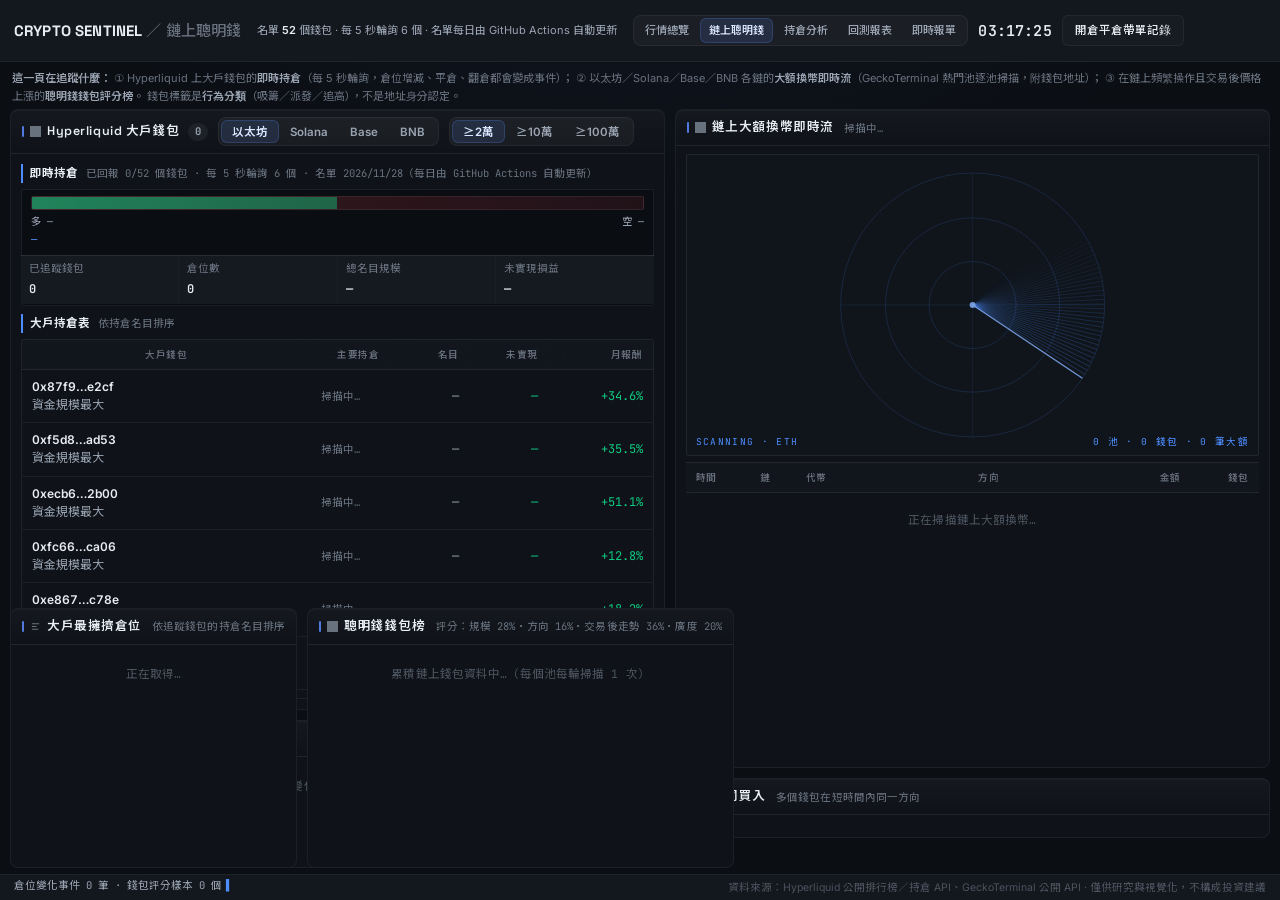
<file: onchain.html>
<!DOCTYPE html>
<html lang="zh-Hant">
<head>
<meta charset="UTF-8">
<meta name="viewport" content="width=device-width, initial-scale=1">
<title>鏈上聰明錢追蹤 · CRYPTO SENTINEL</title>
<meta name="description" content="鏈上聰明錢獨立監控頁：Hyperliquid 大戶錢包即時持倉與倉位變化偵測、DEX 大額換幣即時流、聰明錢錢包評分榜。">
<link rel="stylesheet" href="assets/css/fonts.css">
<link rel="stylesheet" href="assets/css/main.css">
<link rel="stylesheet" href="assets/css/fx.css">
<link rel="stylesheet" href="assets/css/v2.css">
<link rel="stylesheet" href="assets/css/v3.css">
<link rel="stylesheet" href="assets/css/onchain.css">
<link rel="stylesheet" href="assets/css/pro.css">
<link rel="stylesheet" href="assets/css/polish.css">
</head>
<body>

<!-- ── 頁首 ─────────────────────────────────────────────── -->
<div class="hud oc-hud">
  <div class="hud-brand">
    <h1><span class="dot"></span>CRYPTO SENTINEL <b>／ 鏈上聰明錢</b></h1>
  </div>
  <div class="oc-status" id="ocListMeta">名單正在取得…</div>
  <div class="oc-actions">
  <nav class="pagenav">
    <a href="index.html"><i class="nd"></i>行情總覽</a>
    <a href="onchain.html" class="on"><i class="nd"></i>鏈上聰明錢</a>
    <a href="signals.html"><i class="nd"></i>持倉分析</a>
    <a href="report.html"><i class="nd"></i>回測報表</a>
    <a href="orders.html"><i class="nd"></i>即時報單</a>
  </nav>
    <div class="clock"><span id="ocClock">--:--:--</span><small id="ocDate">台北</small></div>
    <a class="oc-back" href="signals.html">開倉平倉帶單記錄</a>
  </div>
</div>

<div class="oc-note">
  <b>這一頁在追蹤什麼：</b>
  ① Hyperliquid 上大戶錢包的<b>即時持倉</b>（每 5 秒輪詢，倉位增減、平倉、翻倉都會變成事件）；
  ② 以太坊／Solana／Base／BNB 各鏈的<b>大額換幣即時流</b>（GeckoTerminal 熱門池逐池掃描，附錢包地址）；
  ③ 在鏈上頻繁操作且交易後價格上漲的<b>聰明錢錢包評分榜</b>。
  錢包標籤是<b>行為分類</b>（吸籌／派發／追高），不是地址身分認定。
</div>

<!-- ── 三欄主體 ─────────────────────────────────────────── -->
<main class="oc-page">

  <!-- 欄 A：大戶即時持倉 + 倉位變化 -->
  <section class="oc-col a">
    <div class="panel oc-grow">
      <div class="panel-head">
        <h2><i class="ic ic-chain"></i>Hyperliquid 大戶錢包<span class="count" id="chainCount">0</span></h2>
        <div class="seg seg-sm" id="chainSeg">
          <button data-chain="eth" class="on">以太坊</button>
          <button data-chain="solana">Solana</button>
          <button data-chain="base">Base</button>
          <button data-chain="bsc">BNB</button>
        </div>
        <div class="seg seg-sm" id="chainMin">
          <button data-min="20000" class="on">≥2萬</button>
          <button data-min="100000" title="DEX 大型換幣">≥10萬</button>
          <button data-min="1000000" title="鏈上巨鯨">≥100萬</button>
        </div>
      </div>
      <div class="chain-col">
        <div class="sub-head">
          <b>即時持倉</b>
          <span class="mini" id="hlMeta">—</span>
        </div>
        <div class="agg-wrap">
          <div class="agg-bar"><i id="aggFill"></i></div>
          <div class="agg-labels"><span id="aggLong">多 —</span><span id="aggRatio">—</span><span id="aggShort">空 —</span></div>
          <div class="agg-stats">
            <div><label>已追蹤錢包</label><b id="aggWallets">0</b></div>
            <div><label>倉位數</label><b id="aggPos">0</b></div>
            <div><label>總名目規模</label><b id="aggNotional">—</b></div>
            <div><label>未實現損益</label><b id="aggUpnl">—</b></div>
          </div>
        </div>
        <div class="sub-head"><b>大戶持倉表</b><span class="mini" id="hlTableNote">依持倉名目排序</span></div>
        <div class="hl-table-wrap">
          <table class="hl">
            <thead><tr><th>大戶錢包</th><th>主要持倉</th><th class="ta-r">名目</th><th class="ta-r">未實現</th><th class="ta-r">月報酬</th></tr></thead>
            <tbody id="hlBody"></tbody>
          </table>
        </div>
      </div>
    </div>

    <div class="panel oc-events">
      <div class="panel-head">
        <h2><i class="ic ic-alert"></i>錢包倉位變化偵測</h2>
        <span class="mini" id="hlEventMeta">—</span>
      </div>
      <div class="chain-col">
        <div class="hl-events" id="hlEvents"><div class="empty">等待錢包倉位變化…（首次比對需兩輪掃描）</div></div>
      </div>
    </div>
  </section>

  <!-- 欄 B：鏈上大額換幣即時流 -->
  <section class="oc-col b">
    <div class="panel oc-tape">
      <div class="panel-head">
        <h2><i class="ic ic-chain"></i>鏈上大額換幣即時流</h2>
        <span class="mini" id="dexMeta">掃描中…</span>
        <span class="mini" id="chainMeta"></span>
      </div>
      <div class="chain-col">
        <div class="radar-wrap">
          <canvas id="radar"></canvas>
          <div class="radar-hud">
            <span id="radarStatus">SCANNING</span>
            <span id="radarStat">—</span>
          </div>
        </div>
        <div class="chain-tape-head">
          <span>時間</span><span>鏈</span><span>代幣</span><span>方向</span><span class="ta-r">金額</span><span class="ta-r">錢包</span>
        </div>
        <div class="chain-tape" id="chainTape"><div class="empty">正在掃描鏈上大額換幣…</div></div>
      </div>
    </div>

    <div class="panel oc-cobuy">
      <div class="panel-head"><h2><i class="ic ic-smart"></i>協同買入</h2><span class="mini">多個錢包在短時間內同一方向</span></div>
      <div class="chain-col"><div class="cobuy" id="coBuyList"></div></div>
    </div>
  </section>

  <!-- 欄 C：擁擠倉位 + 錢包評分 -->
  <section class="oc-col c">
    <div class="panel oc-bars">
      <div class="panel-head"><h2><i class="ic ic-book"></i>大戶最擁擠倉位</h2><span class="mini" id="coinMeta">依追蹤錢包的持倉名目排序</span></div>
      <div class="chain-col"><div class="coin-bars" id="coinBars"><div class="empty">正在取得…</div></div></div>
    </div>

    <div class="panel oc-wallets">
      <div class="panel-head">
        <h2><i class="ic ic-smart"></i>聰明錢錢包榜</h2>
        <span class="mini" id="walletMeta" title="分數＝交易規模 28% + 買賣方向 16% + 交易後價格變化 36% + 代幣廣度 20%">評分：規模 28%・方向 16%・交易後走勢 36%・廣度 20%</span>
      </div>
      <div class="chain-col"><div class="wallet-list" id="walletList"><div class="empty">累積鏈上錢包資料中…</div></div></div>
    </div>
  </section>
</main>

<div class="toasts" id="toasts" aria-live="polite"></div>
<div class="overlay" id="walletOverlay" hidden><div class="overlay-card" id="overlayCard"></div></div>

<div class="statusbar">
  <div class="ticker" id="statusTicker"><span>鏈上情報啟動中…</span></div>
  <div class="disc">資料來源：Hyperliquid 公開排行榜／持倉 API、GeckoTerminal 公開 API · 僅供研究與視覺化，不構成投資建議</div>
</div>

<script src="js/util.js"></script>
<script src="js/api.js"></script>
<script src="js/analytics.js"></script>
<script src="js/onchain.js"></script>
<script src="js/chainui.js"></script>
<script src="js/fx.js"></script>
<script src="js/chainboot.js"></script>
<script>
/* 獨立頁啟動：只跑鏈上子系統（不連行情 WebSocket、不抓全市場資料） */
(function () {
  const S = window.SENTINEL, U = S.util, OC = S.onchain;
  S.ready(function () {
    // 時鐘
    const ck = document.getElementById('ocClock'), dt = document.getElementById('ocDate');
    const tick = () => {
      const d = new Date();
      if (ck) ck.textContent = d.toLocaleTimeString('zh-TW', { hour12: false });
      if (dt) dt.textContent = '台北 · ' + d.toLocaleDateString('zh-TW');
    };
    tick(); setInterval(tick, 1000);

    // 雷達
    if (S.fx.initRadar) S.fx.initRadar(document.getElementById('radar'));

    // 名單狀態
    const lm = document.getElementById('ocListMeta');
    const showList = () => {
      const w = OC.hl.wallets;
      if (lm && w.length) lm.innerHTML = '名單 <b>' + w.length + '</b> 個錢包 · 每 5 秒輪詢 6 個 · 名單每日由 GitHub Actions 自動更新';
    };
    S.on('hl-wallets', showList);

    // 狀態列
    const tk = document.getElementById('statusTicker');
    setInterval(() => {
      if (!tk) return;
      const a = OC.hl.agg;
      const msgs = [
        a && a.wallets ? '鏈上大戶 ' + a.wallets + ' 個錢包 / ' + a.positions + ' 個倉位：多 $' + U.money(a.longUsd) + '、空 $' + U.money(a.shortUsd) : '大戶持倉正在取得…',
        'DEX ' + OC.chainLabel(OC.dex.chain) + '：追蹤 ' + OC.dex.pools.length + ' 個熱門池 · 已收 ' + OC.dex.trades.length + ' 筆大額 · ' + OC.dex.wallets.size + ' 個錢包',
        '倉位變化事件 ' + OC.hl.events.length + ' 筆 · 錢包評分樣本 ' + OC.dex.wallets.size + ' 個'
      ];
      tk.innerHTML = '<span>' + msgs[Math.floor(Date.now() / 5000) % msgs.length] + '</span>';
    }, 1000);

    S.chainBoot.wire();
    S.chainBoot.initDom();
    S.chainBoot.start();
  });

  /* 自動化檢查用 */
  window.__SENTINEL_STATUS = () => ({
    page: 'onchain',
    wallets: OC.hl.wallets.length, states: OC.hl.states.size, polled: OC.hl.polled,
    agg: OC.hl.agg ? { wallets: OC.hl.agg.wallets, positions: OC.hl.agg.positions, longUsd: Math.round(OC.hl.agg.longUsd), shortUsd: Math.round(OC.hl.agg.shortUsd) } : null,
    hlRows: document.querySelectorAll('#hlBody tr').length,
    events: OC.hl.events.length, eventRows: document.querySelectorAll('#hlEvents .hle').length,
    dexChain: OC.dex.chain, dexPools: OC.dex.pools.length, dexTrades: OC.dex.trades.length, dexWallets: OC.dex.wallets.size,
    tapeRows: document.querySelectorAll('#chainTape .ctrow').length,
    walletRows: document.querySelectorAll('#walletList .wl').length,
    coinBars: document.querySelectorAll('#coinBars .coin-bar').length,
    radarPings: OC.radar.pings.length,
    hlSource: S.api.hlSource, hlNote: S.api.hlNote,
    errors: S.errors.slice(-10)
  });
})();
</script>
</body>
</html>
</file>
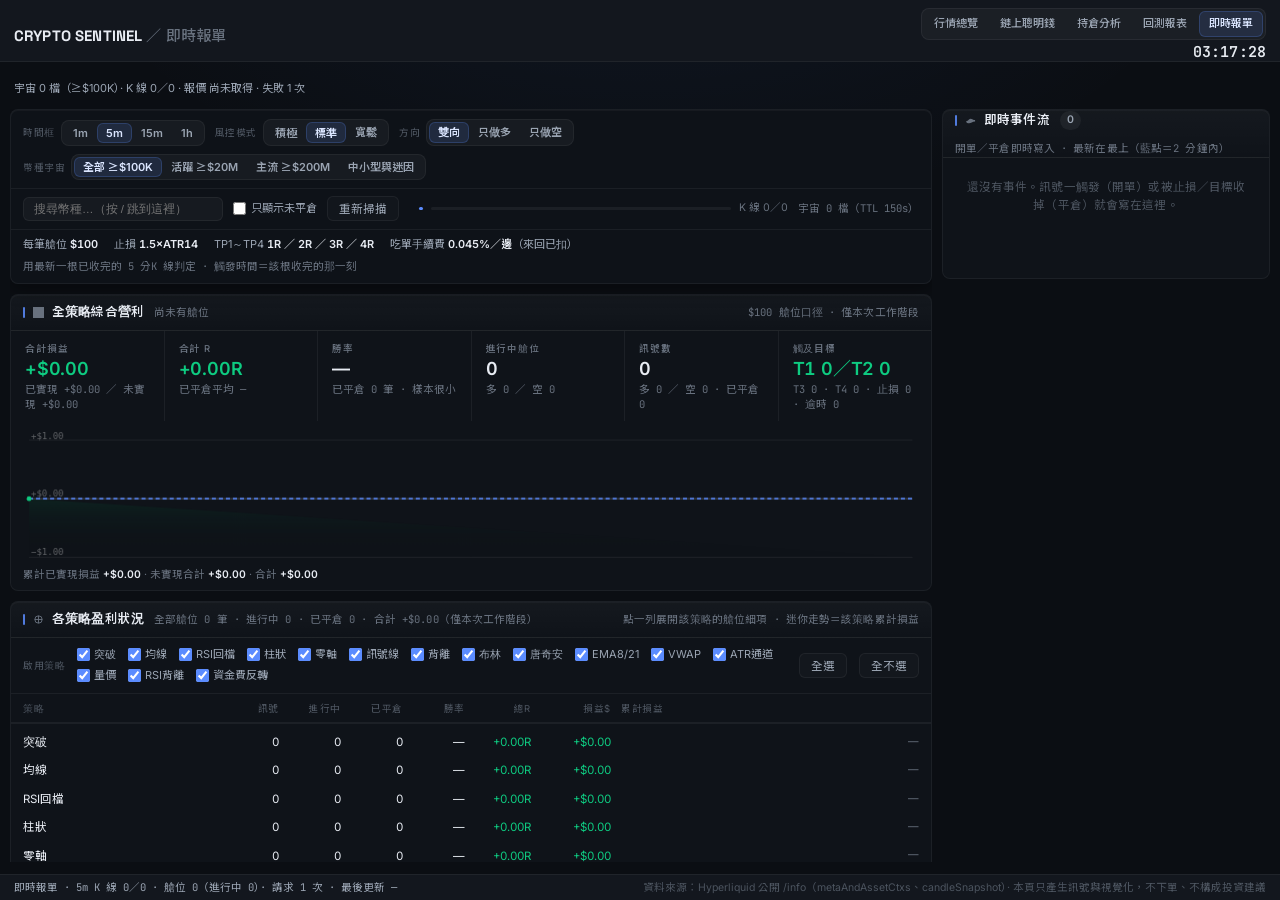
<file: orders.html>
<!DOCTYPE html>
<html lang="zh-Hant">
<head>
<meta charset="UTF-8">
<meta name="viewport" content="width=device-width, initial-scale=1">
<title>即時報單 · 全市場艙位與事件流 · CRYPTO SENTINEL</title>
<meta name="description" content="用 Hyperliquid 全部永續幣當幣種宇宙，前端即時算 EMA／RSI／ATR／MACD／布林／Donchian／VWAP 等 15 個策略，最新一根已收完的 K 線一出現訊號就開艙位：開倉價、止損、TP1～TP4、未實現 R 與 $（每筆固定 $100 艙位）。">
<link rel="icon" href="data:image/svg+xml,%3Csvg xmlns='http://www.w3.org/2000/svg' viewBox='0 0 32 32'%3E%3Crect width='32' height='32' fill='%2305070e'/%3E%3Cpath d='M6 22 L12 10 L18 20 L26 6' stroke='%2338f6ff' stroke-width='2.5' fill='none'/%3E%3C/svg%3E">
<link rel="stylesheet" href="assets/css/fonts.css">
<link rel="stylesheet" href="assets/css/main.css">
<link rel="stylesheet" href="assets/css/fx.css">
<link rel="stylesheet" href="assets/css/v2.css">
<link rel="stylesheet" href="assets/css/v3.css">
<link rel="stylesheet" href="assets/css/pro.css">
<link rel="stylesheet" href="assets/css/report.css">
<link rel="stylesheet" href="assets/css/orders.css">
</head>
<body>

<!-- ── 頁首 ─────────────────────────────────────────────── -->
<div class="hud oc-hud rp-hud">
  <div class="hud-brand">
    <h1><span class="dot"></span>CRYPTO SENTINEL <b>／ 即時報單</b></h1>
  </div>
  <div class="oc-status" id="odMeta">正在連線 Hyperliquid 取幣種宇宙…</div>
  <div class="oc-actions">
    <nav class="pagenav">
      <a href="index.html"><i class="nd"></i>行情總覽</a>
      <a href="onchain.html"><i class="nd"></i>鏈上聰明錢</a>
      <a href="signals.html"><i class="nd"></i>持倉分析</a>
      <a href="report.html"><i class="nd"></i>回測報表</a>
      <a href="orders.html" class="on" aria-current="page"><i class="nd"></i>即時報單</a>
    </nav>
    <div class="clock"><span id="odClock">--:--:--</span><small id="odDate">台北</small></div>
  </div>
</div>

<div class="oc-note">
  <b>這一頁：</b>全市場永續幣（預設 24h 成交額 ≥ 10 萬美元，實測 171 檔）＋15 個策略，用<b>最新一根已收完的 K 線</b>即時開艙位、跟著報價更新未實現損益；
  <b>每筆固定 $100 艙位</b>、吃單 0.045%／邊已扣；公開 API 有速率限制，K 線要慢慢補齊（控制列顯示進度）。
</div>

<!-- ── 主體：左＝資訊流（上到下）、右＝即時事件流 ─────────── -->
<main class="rp-page od-page" id="odRoot">

  <div class="od-col" id="odCol">

    <!-- ══ 控制列（sticky）══ -->
    <section class="panel od-bar" id="odBar">
      <div class="od-row">
        <div class="od-grp">
          <label>時間框</label>
          <div class="seg seg-sm" id="odTf" title="訊號用哪個週期的 K 線判定。1m 最即時也最吵、1h 最慢；切換後 K 線會重新補齊">
            <button data-v="1m">1m</button>
            <button data-v="5m" class="on">5m</button>
            <button data-v="15m">15m</button>
            <button data-v="1h">1h</button>
          </div>
        </div>
        <div class="od-grp">
          <label>風控模式</label>
          <div class="seg seg-sm" id="odMode" title="止損幾倍 ATR、TP 掛在幾 R；下方參數列會同步顯示實際數字（新開的艙位才適用）">
            <button data-v="agg">積極</button>
            <button data-v="std" class="on">標準</button>
            <button data-v="wide">寬鬆</button>
          </div>
        </div>
        <div class="od-grp">
          <label>方向</label>
          <div class="seg seg-sm" id="odDir" title="15 個策略全部支援雙向；這裡只是過濾要看哪一種方向的艙位與事件">
            <button data-v="both" class="on">雙向</button>
            <button data-v="long">只做多</button>
            <button data-v="short">只做空</button>
          </div>
        </div>
        <div class="od-grp">
          <label>幣種宇宙</label>
          <div class="seg seg-sm" id="odUni" title="依 24 小時名目成交額篩選（實測全部永續 235 檔、≥$100K 有 171 檔）；「中小型與迷因」是 10 萬～5,000 萬美元、成交額由小到大">
            <button data-v="all" class="on">全部 ≥$100K</button>
            <button data-v="active">活躍 ≥$20M</button>
            <button data-v="major">主流 ≥$200M</button>
            <button data-v="small">中小型與迷因</button>
          </div>
        </div>
      </div>
      <div class="od-row">
        <input type="search" id="odQ" placeholder="搜尋幣種…（按 / 跳到這裡）" spellcheck="false" autocomplete="off" title="同時過濾「艙位細項」與「全部幣種掃描表」">
        <label class="chk" title="只留還沒被止損／TP4／逾時平掉的艙位（只影響列表，統計仍然算全部艙位）"><input type="checkbox" id="odOpenOnly"> 只顯示未平倉</label>
        <button class="ghost" id="odRescan" title="立刻重掃一輪：忽略 K 線快取的時間限制，重新抓取目前宇宙">重新掃描</button>
        <span class="sp"></span>
        <div class="od-prog" title="宇宙內已取得 K 線的幣種進度">
          <i id="odProgBar"></i>
          <span id="odProgTxt">K 線 0／0</span>
        </div>
        <span class="mini" id="odUniMeta">宇宙 0 檔</span>
      </div>
      <div class="od-params" id="odParams">
        <span>每筆艙位 <b>$100</b></span>
        <span>止損 <b id="odpSl">1.5×ATR14</b></span>
        <span>TP1～TP4 <b id="odpTp">1／2／3／4R</b></span>
        <span>吃單手續費 <b>0.045%／邊</b>（來回已扣）</span>
        <span class="sp"></span>
        <span class="mini" id="odpRule">用最新一根已收完的 5m K 線判定 · 觸發時間＝該根收完的那一刻</span>
      </div>
    </section>

    <!-- ══ a. 全策略綜合營利＋累計損益曲線 ══ -->
    <section class="panel" id="odKpiPanel">
      <div class="panel-head">
        <h2><i class="ic ic-smart"></i>全策略綜合營利</h2>
        <span class="mini" id="odAggMeta">—</span>
        <span class="mini" style="margin-left:auto" title="每筆固定 $100 艙位（不加槓桿）、吃單 0.045%／邊已扣；只算這台機器本次工作階段產生的艙位，樣本很小">$100 艙位口徑 · 僅本次工作階段</span>
      </div>
      <div class="od-kpis" id="odKpis"></div>
      <div class="od-chart" title="累計已實現損益（折線，$100 艙位口徑）依平倉時間累積；藍色虛線＝進行中艙位的未實現合計">
        <canvas id="odEq"></canvas>
        <div class="od-chartLegend" id="odEqLegend">累計已實現損益 —</div>
      </div>
    </section>

    <!-- ══ b. 各策略盈利狀況（點一列展開艙位細項）══ -->
    <section class="panel" id="odStratPanel">
      <div class="panel-head">
        <h2><i class="ic ic-brain"></i>各策略盈利狀況</h2>
        <span class="mini" id="odStMeta">—</span>
        <span class="mini" style="margin-left:auto">點一列展開該策略的艙位細項 · 迷你走勢＝該策略累計損益</span>
      </div>
      <div class="od-stratpick">
        <span class="lb">啟用策略</span>
        <div class="picks" id="odStratPick"></div>
        <span class="sp"></span>
        <button class="ghost" id="odPickAll" title="15 個策略全部啟用">全選</button>
        <button class="ghost" id="odPickNone" title="全部停用（只留畫面上的既有艙位）">全不選</button>
      </div>
      <div class="od-shead" id="odStHead">
        <span>策略</span><span class="nn">訊號</span><span class="nn">進行中</span><span class="nn">已平倉</span><span class="nn">勝率</span><span class="nn">總R</span><span class="nn">損益$</span><span>累計損益</span>
      </div>
      <div class="od-stratrows" id="odStratRows">
        <div class="empty" style="padding:12px">等待掃描…</div>
      </div>
    </section>

    <!-- ══ c. 艙位細項（逐筆）══ -->
    <section class="panel" id="odPosPanel">
      <div class="panel-head">
        <h2><i class="ic ic-pos"></i>艙位細項</h2>
        <span class="count" id="odPosCount">0</span>
        <span class="mini" id="odPosMeta">—</span>
        <span class="mini" style="margin-left:auto">未實現 R／$ 用現價即時算 · 點欄位標題排序</span>
      </div>
      <div class="rp-tw rp-tw-full">
        <table class="rp od-ptbl" id="odPosTbl">
          <thead>
            <tr>
              <th data-sk="ts">開倉時間</th>
              <th data-sk="coin">幣種</th>
              <th data-sk="side">方向</th>
              <th data-sk="strat">策略</th>
              <th class="ta-r" data-sk="entryPx">開倉價</th>
              <th class="ta-r" data-sk="sl">止損</th>
              <th class="ta-r" data-sk="tp1">TP1</th>
              <th class="ta-r" data-sk="tp2">TP2</th>
              <th class="ta-r" data-sk="tp3">TP3</th>
              <th class="ta-r" data-sk="tp4">TP4</th>
              <th class="ta-r" data-sk="curPx">現價</th>
              <th class="ta-r" data-sk="rNow">未實現R</th>
              <th class="ta-r" data-sk="usdNow">未實現$</th>
              <th data-sk="state">狀態</th>
              <th class="ta-r" data-sk="exitPx">平倉價</th>
              <th data-sk="exitTs">平倉時間</th>
            </tr>
          </thead>
          <tbody id="odPosBody">
            <tr><td colspan="16"><div class="empty" style="padding:12px">正在建立幣種宇宙與補齊 K 線…</div></td></tr>
          </tbody>
        </table>
      </div>
    </section>

    <!-- ══ 報單卡（價位階梯視覺）══ -->
    <section class="panel" id="odCardPanel">
      <div class="panel-head">
        <h2><i class="ic ic-scan"></i>最新報單</h2>
        <span class="count" id="odSigCount">0</span>
        <span class="mini" id="odSigMeta">—</span>
        <span class="mini" style="margin-left:auto" title="開倉價是觸發當下的標記價（參考價），不是成交價；點卡片展開完整依據與指標數值">點卡片展開依據 · 新報單左側有色條與 NEW</span>
      </div>
      <div class="od-cards" id="odCards">
        <div class="empty" style="padding:14px">正在建立幣種宇宙與補齊 K 線…</div>
      </div>
    </section>

    <!-- ══ 全部幣種掃描表 ══ -->
    <section class="panel" id="odTblPanel">
      <div class="panel-head">
        <h2><i class="ic ic-book"></i>全部幣種掃描表</h2>
        <span class="count" id="odTblCount">0</span>
        <span class="mini" id="odTblMeta">—</span>
        <span class="mini" style="margin-left:auto">各策略目前偏向 · 搜尋在控制列</span>
      </div>
      <div class="rp-tw rp-tw-full">
        <table class="rp od-tbl" id="odTbl">
          <thead>
            <tr>
              <th class="od-th-s" data-sk="coin">幣種</th>
              <th class="ta-r" data-sk="px">現價</th>
              <th class="ta-r" data-sk="chg">24h 漲跌</th>
              <th class="ta-r" data-sk="vol">24h 成交額</th>
              <th class="ta-r" data-sk="funding">資金費率</th>
              <th class="rp-c" data-sk="brk">突破</th>
              <th class="rp-c" data-sk="ma2060">均線</th>
              <th class="rp-c" data-sk="rsi_pb">RSI回檔</th>
              <th class="rp-c" data-sk="macd_hist">柱狀</th>
              <th class="rp-c" data-sk="macd_zero">零軸</th>
              <th class="rp-c" data-sk="macd_ema200">訊號線</th>
              <th class="rp-c" data-sk="macd_div">背離</th>
              <th class="rp-c" data-sk="boll">布林</th>
              <th class="rp-c" data-sk="donchian">唐奇安</th>
              <th class="rp-c" data-sk="ema821">EMA8/21</th>
              <th class="rp-c" data-sk="vwap">VWAP</th>
              <th class="rp-c" data-sk="atr_ch">ATR通道</th>
              <th class="rp-c" data-sk="vol_brk">量價</th>
              <th class="rp-c" data-sk="rsi_div">RSI背離</th>
              <th class="rp-c" data-sk="funding_rev">資金費反轉</th>
              <th class="ta-r" data-sk="last">最新訊號</th>
            </tr>
          </thead>
          <tbody id="odTbody">
            <tr><td colspan="21"><div class="empty" style="padding:12px">正在讀取幣種宇宙…</div></td></tr>
          </tbody>
        </table>
      </div>
    </section>

    <!-- ══ 說明（兩行，細節放 title）══ -->
    <section class="panel od-note" id="odRuleMeta">
      <b>規則：</b>15 個策略全部雙向、以最新一根已收完的 K 線判定，開倉價＝觸發當下的標記價（參考價）。
      <b>出場：</b>TP1 觸及止損移開倉價、TP2 移 TP1、TP3 移 TP2、TP4 直接出場，逾時以最後收盤價平倉（同一根先算止損）。
      <b>限制：</b>只產生訊號、不下單；不含資金費率與滑價；每筆固定 $100 艙位、吃單 0.045%／邊已扣；樣本僅本次工作階段。
    </section>

  </div><!-- /.od-col -->

  <!-- ══ d. 側邊：即時開單／平倉事件流 ══ -->
  <aside class="panel od-side" id="odSide">
    <div class="panel-head">
      <h2><i class="ic ic-whale"></i>即時事件流</h2>
      <span class="count" id="odEvCount">0</span>
      <span class="mini" id="odEvMeta">開單／平倉即時寫入</span>
    </div>
    <div class="od-events" id="odEvents">
      <div class="empty" style="padding:12px">等待第一批 K 線…</div>
    </div>
  </aside>

</main>

<div class="statusbar">
  <div class="ticker" id="statusTicker"><span>即時報單啟動中…</span></div>
  <div class="disc">資料來源：Hyperliquid 公開 /info（metaAndAssetCtxs、candleSnapshot）· 本頁只產生訊號與視覺化，不下單、不構成投資建議</div>
</div>

<div class="toasts" id="toasts" aria-live="polite"></div>

<script src="js/util.js"></script>
<script src="js/fx.js"></script>
<script src="js/orders.js"></script>
</body>
</html>
</file>
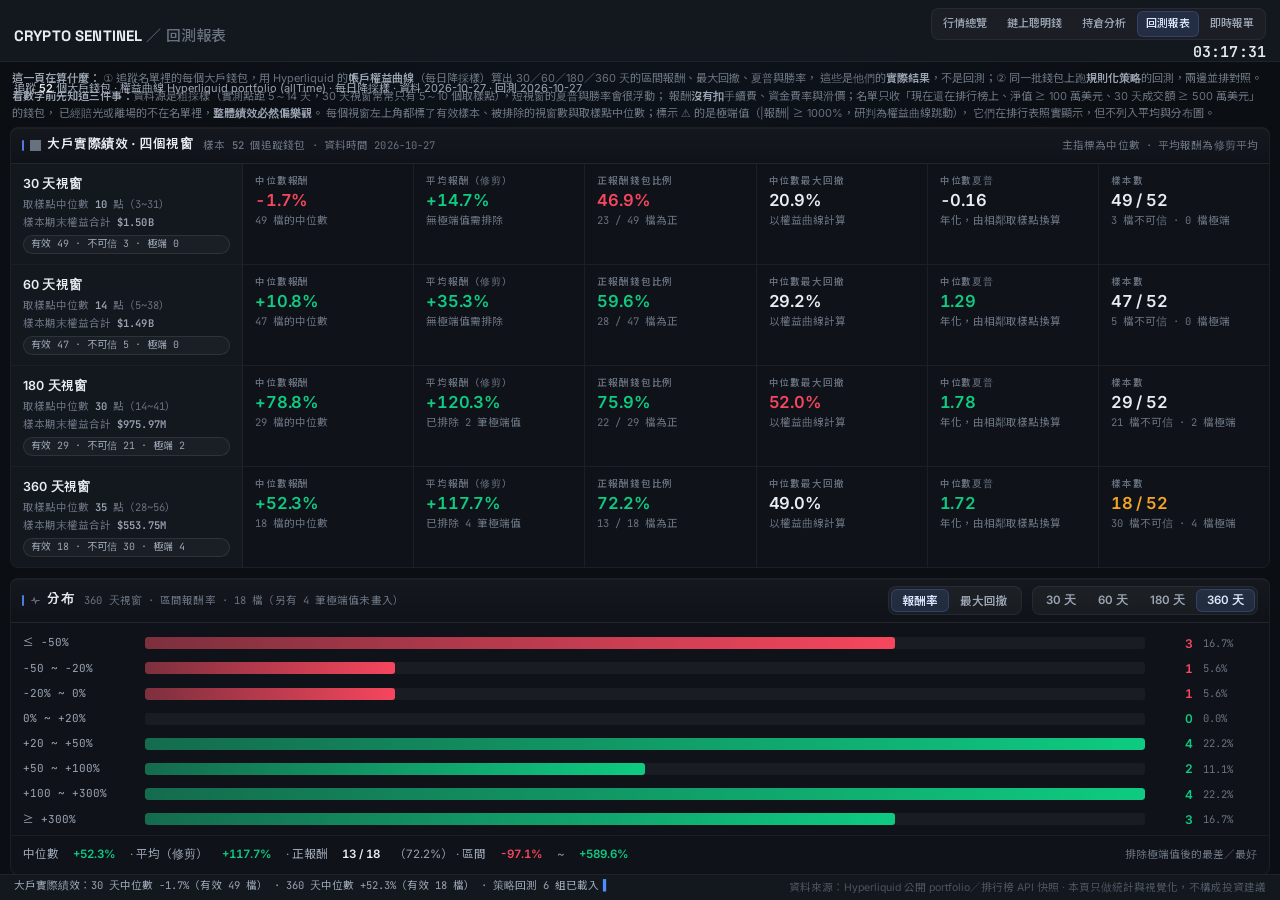
<file: report.html>
<!DOCTYPE html>
<html lang="zh-Hant">
<head>
<meta charset="UTF-8">
<meta name="viewport" content="width=device-width, initial-scale=1">
<title>回測報表 · 大戶實際績效與策略回測 · CRYPTO SENTINEL</title>
<meta name="description" content="用 Hyperliquid 真實權益曲線算出的追蹤大戶 30／60／180／360 天實際績效（報酬、回撤、夏普、勝率），與規則化策略回測結果並排對照。">
<link rel="icon" href="data:image/svg+xml,%3Csvg xmlns='http://www.w3.org/2000/svg' viewBox='0 0 32 32'%3E%3Crect width='32' height='32' fill='%2305070e'/%3E%3Cpath d='M6 22 L12 10 L18 20 L26 6' stroke='%2338f6ff' stroke-width='2.5' fill='none'/%3E%3C/svg%3E">
<link rel="stylesheet" href="assets/css/fonts.css">
<link rel="stylesheet" href="assets/css/main.css">
<link rel="stylesheet" href="assets/css/fx.css">
<link rel="stylesheet" href="assets/css/v2.css">
<link rel="stylesheet" href="assets/css/v3.css">
<link rel="stylesheet" href="assets/css/pro.css">
<link rel="stylesheet" href="assets/css/report.css">
<link rel="stylesheet" href="assets/css/polish.css">
</head>
<body>

<!-- ── 頁首 ─────────────────────────────────────────────── -->
<div class="hud oc-hud rp-hud">
  <div class="hud-brand">
    <h1><span class="dot"></span>CRYPTO SENTINEL <b>／ 回測報表</b></h1>
  </div>
  <div class="oc-status" id="rpMeta">資料正在取得…</div>
  <div class="oc-actions">
    <nav class="pagenav">
      <a href="index.html"><i class="nd"></i>行情總覽</a>
      <a href="onchain.html"><i class="nd"></i>鏈上聰明錢</a>
      <a href="signals.html"><i class="nd"></i>持倉分析</a>
      <a href="report.html" class="on" aria-current="page"><i class="nd"></i>回測報表</a>
      <a href="orders.html"><i class="nd"></i>即時報單</a>
    </nav>
    <div class="clock"><span id="rpClock">--:--:--</span><small id="rpDate">台北</small></div>
  </div>
</div>

<div class="oc-note">
  <b>這一頁在算什麼：</b>
  ① 追蹤名單裡的每個大戶錢包，用 Hyperliquid 的<b>帳戶權益曲線</b>（每日降採樣）算出 30／60／180／360 天的區間報酬、最大回撤、夏普與勝率，
  這些是他們的<b>實際結果</b>，不是回測；② 同一批錢包上跑<b>規則化策略</b>的回測，兩邊並排對照。
  <b>看數字前先知道三件事：</b>資料源是粗採樣（實測點距 5～14 天，30 天視窗常常只有 5～10 個取樣點），短視窗的夏普與勝率會很浮動；
  報酬<b>沒有扣</b>手續費、資金費率與滑價；名單只收「現在還在排行榜上、淨值 ≥ 100 萬美元、30 天成交額 ≥ 500 萬美元」的錢包，
  已經賠光或離場的不在名單裡，<b>整體績效必然偏樂觀</b>。
  每個視窗左上角都標了有效樣本、被排除的視窗數與取樣點中位數；標示 ⚠ 的是極端值（|報酬| ≥ 1000%，研判為權益曲線跳動），
  它們在排行表照實顯示，但不列入平均與分布圖。
</div>

<!-- ── 主體 ─────────────────────────────────────────────── -->
<main class="rp-page" id="rpRoot">

  <!-- 綜合績效 -->
  <section class="panel">
    <div class="panel-head">
      <h2><i class="ic ic-smart"></i>大戶實際績效 · 四個視窗</h2>
      <span class="mini" id="rpAggMeta">—</span>
      <span class="mini" style="margin-left:auto" title="中位數是主指標；平均報酬用修剪平均（排除極端值後雙邊各去掉 5%）">主指標為中位數 · 平均報酬為修剪平均</span>
    </div>
    <div id="rpAggBody"><div class="empty" style="padding:14px">正在取得權益曲線…</div></div>
  </section>

  <!-- 分布 -->
  <section class="panel">
    <div class="panel-head">
      <h2><i class="ic ic-scan"></i>分布</h2>
      <span class="mini" id="rpDistMeta">—</span>
      <div class="seg seg-sm" id="rpDistMetric" style="margin-left:auto" title="要看報酬率還是最大回撤的分布">
        <button data-m="ret" class="on">報酬率</button><button data-m="dd">最大回撤</button>
      </div>
      <div class="seg seg-sm" id="rpDistSeg" title="要看的視窗">
        <button data-win="30">30 天</button><button data-win="60">60 天</button><button data-win="180">180 天</button><button data-win="360" class="on">360 天</button>
      </div>
    </div>
    <div id="rpDistBody"><div class="empty" style="padding:14px">正在取得…</div></div>
  </section>

  <!-- 策略回測 -->
  <section class="panel">
    <div class="panel-head">
      <h2><i class="ic ic-brain"></i>策略回測績效</h2>
      <span class="mini" id="rpStrMeta">—</span>
      <div class="seg seg-sm" id="rpStrSeg" style="margin-left:auto" hidden title="下方完整指標要看哪個視窗">
        <button data-win="30">30 天</button><button data-win="60">60 天</button><button data-win="180">180 天</button><button data-win="360" class="on">360 天</button>
      </div>
    </div>
    <div id="rpStrBody"><div class="empty" style="padding:14px">正在取得回測結果…</div></div>
    <div id="rpStrFullHead" hidden class="rp-subhead">
      <b>完整指標</b>
      <span class="mini" id="rpStrFullMeta">—</span>
    </div>
    <div id="rpStrFull"></div>
  </section>

  <!-- 策略報單（歷史進出場）：逐筆開倉價／初始止損／TP1~TP4／出場原因 -->
  <section class="panel" id="rpTkPanel">
    <div class="panel-head">
      <h2><i class="ic ic-pos"></i>策略報單（歷史進出場）</h2>
      <span class="mini" id="rpTkMeta">—</span>
      <span class="mini" style="margin-left:auto" title="表上每一列就是這個策略的一筆歷史單：開倉價、初始止損、TP1～TP4 的價位、出場價與出場原因，點一整列看進場依據">逐筆報單 · 點一整列看進場依據</span>
    </div>

    <div class="rp-tools">
      <div class="seg seg-sm rp-tk-seg" id="rpTkSeg" title="策略清單由 data/trades.json 動態產生（依 order 排序）"></div>
      <div class="seg seg-sm rp-tk-win" id="rpTkWin" title="只看開倉時間落在該視窗內的單；滑鼠移到按鈕上看該策略在這個視窗裡實際涵蓋幾天"></div>
      <span class="sp"></span>
      <button class="ghost" id="rpTkCsv" title="匯出目前策略＋視窗的逐筆報單（CSV，含完整未進位價格，Excel 可直接開啟）">匯出 CSV</button>
    </div>

    <div class="rp-tk-rule" id="rpTkRule">
      <b>這張報單的規則</b>
      <p>每一筆都是 <code>scripts/trades.py</code> 用 Hyperliquid 的真實 K 線重算的：1d 訊號成立那根的收盤價就是<b>開倉價</b>；<b>初始止損</b>＝開倉價 ∓ 1.5×ATR(14)（1d ATR、Wilder 平滑）；1R＝開倉價到初始止損的距離，TP1／TP2／TP3／TP4 分別掛在 1R／2R／3R／4R。每筆固定名目 <b>$10,000</b>，手續費吃單 <b>0.045%／邊</b>（來回 0.09%，已扣在損益裡），沒有算資金費率、滑價與部分成交。出場模擬走 4h K 線，<b>同一根 K 線同時觸及 TP 與止損時一律先算止損</b>；每筆最多持有 30 天，時間到以最後一根 4h 收盤價出場（記「逾時」）。停損會跟著行情走：TP1 觸及後移到開倉價（保本）、TP2 移到 TP1、TP3 移到 TP2，所以被移動後的止損收掉會記成「保本出場」「TP1 出場」「TP2 出場」，打到 TP4 直接以 TP4 出場。<b>MACD 那四條變體的原始研究沒有止損</b>，這一區照同一套風控加掛，所以數字不會和原始研究一樣。時間一律換算成<b>台北時間（UTC+8）</b>：開倉時間是日線收盤、出場時間是 4h K 線收完的那一刻，滑鼠移上去可以看到同一時刻的 UTC。</p>
      <div class="rp-tk-key">
        <span title="這一列最後是被初始止損收掉的"><i class="rp-tkbar sl"></i>被初始止損收掉</span>
        <span title="保本出場：TP1 觸及後停損移到開倉價，之後被收掉"><i class="rp-tkbar be"></i>保本出場</span>
        <span title="指標出場：MACD 系列在指標轉向時出場"><i class="rp-tkbar ind"></i>指標出場</span>
        <span title="視窗內還在倉、沒有出場紀錄"><i class="rp-tkbar open"></i>仍在倉</span>
        <span>價格欄滑鼠移上去看完整值</span>
      </div>
    </div>

    <div id="rpTkInfo" class="rp-tk-info" hidden></div>
    <div id="rpTkSum"></div>
    <div id="rpTkBody"><div class="empty" style="padding:14px">正在取得報單…</div></div>
  </section>

  <!-- 錢包排行 -->
  <section class="panel">
    <div class="panel-head">
      <h2><i class="ic ic-whale"></i>錢包績效排行</h2>
      <span class="count" id="rpWalCount">0</span>
      <span class="mini" id="rpWalHead">—</span>
    </div>
    <div class="rp-tools">
      <input type="search" id="rpQ" placeholder="搜尋名稱或地址…（按 / 直接跳到這裡）" spellcheck="false" autocomplete="off">
      <label class="chk"><input type="checkbox" id="rpRel"> <span id="rpRelLabel">只看可靠資料</span></label>
      <div class="seg seg-sm" id="rpDetSeg" title="最大回撤／夏普／勝率這三欄（以及「只看可靠資料」的判定）要看哪一個視窗">
        <button data-win="30">30 天</button><button data-win="60">60 天</button><button data-win="180">180 天</button><button data-win="360" class="on">360 天</button>
      </div>
      <span class="sp"></span>
      <button class="ghost" id="rpCsv" title="匯出目前排序與篩選後的清單（CSV，Excel 可直接開啟）">匯出 CSV</button>
    </div>
    <div class="rp-legend">
      <span><b>點欄位標題</b>可切換排序；<b>點一整列</b>看該錢包的權益曲線與四個視窗明細。</span>
      <span><i class="rp-na">—</i> ＝ 該視窗資金變動過大或期初權益太小，已排除於統計。</span>
      <span><i class="rp-ext">⚠</i> ＝ 極端值（|報酬| ≥ 1000%，研判為曲線跳動），不列入平均與分布圖。</span>
      <span>淨值取自 Hyperliquid 公開排行榜。</span>
    </div>
    <div id="rpWalBody"><div class="empty" style="padding:14px">正在取得名單…</div></div>
  </section>

  <!-- 方法論 -->
  <section class="panel">
    <div class="panel-head">
      <h2><i class="ic ic-book"></i>方法論與已知限制</h2>
      <span class="mini">欄位定義 · 統計規則 · 這份資料的極限</span>
    </div>
    <div id="rpMethodBody"><div class="empty" style="padding:14px">正在取得…</div></div>
  </section>

</main>

<div class="statusbar">
  <div class="ticker" id="statusTicker"><span>回測報表啟動中…</span></div>
  <div class="disc">資料來源：Hyperliquid 公開 portfolio／排行榜 API 快照 · 本頁只做統計與視覺化，不構成投資建議</div>
</div>

<div class="toasts" id="toasts" aria-live="polite"></div>
<div class="overlay" id="rpOv" hidden><div class="overlay-card rp-ov" id="rpOvCard"></div></div>

<script src="js/util.js"></script>
<script src="js/fx.js"></script>
<script src="js/report.js"></script>
</body>
</html>
</file>
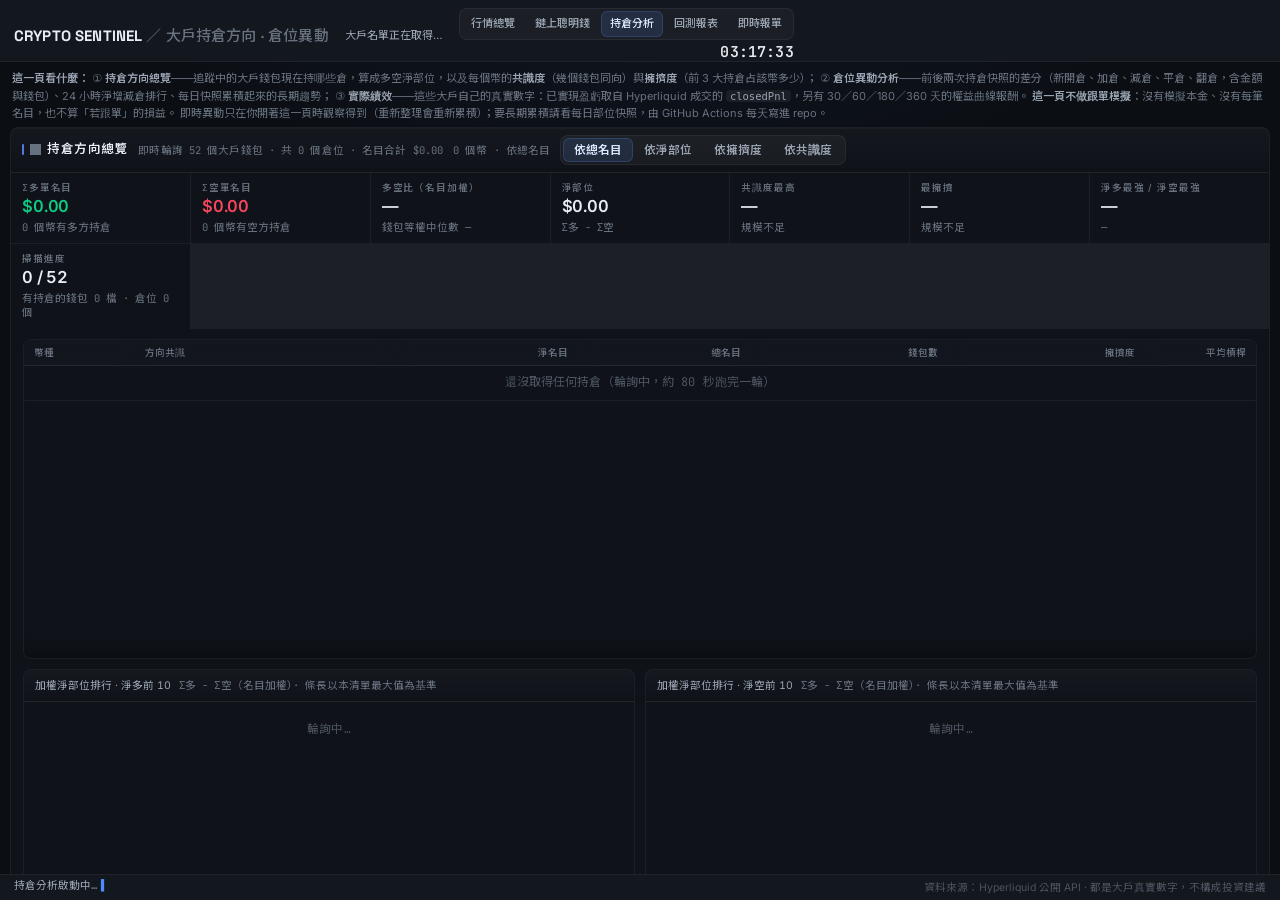
<file: signals.html>
<!DOCTYPE html>
<html lang="zh-Hant">
<head>
<meta charset="UTF-8">
<meta name="viewport" content="width=device-width, initial-scale=1">
<title>大戶持倉方向與倉位異動 · CRYPTO SENTINEL</title>
<meta name="description" content="追蹤 Hyperliquid 52 個大戶錢包的持倉方向、共識度與擁擠度，分析倉位異動（新開倉、加倉、減倉、平倉、翻倉），並呈現大戶自己的真實已實現盈虧與各視窗權益報酬。">
<link rel="stylesheet" href="assets/css/fonts.css">
<link rel="stylesheet" href="assets/css/main.css">
<link rel="stylesheet" href="assets/css/fx.css">
<link rel="stylesheet" href="assets/css/v2.css">
<link rel="stylesheet" href="assets/css/v3.css">
<link rel="stylesheet" href="assets/css/signals.css">
<link rel="stylesheet" href="assets/css/pro.css">
<link rel="stylesheet" href="assets/css/polish.css">
</head>
<body>

<!-- ── 頁首 ─────────────────────────────────────────────── -->
<div class="hud oc-hud sg-hud">
  <div class="hud-brand">
    <h1><span class="dot"></span>CRYPTO SENTINEL <b>／ 大戶持倉方向 · 倉位異動</b></h1>
  </div>
  <div class="oc-status" id="sgListMeta">大戶名單正在取得…</div>
  <div class="oc-actions">
  <nav class="pagenav">
    <a href="index.html"><i class="nd"></i>行情總覽</a>
    <a href="onchain.html"><i class="nd"></i>鏈上聰明錢</a>
    <a href="signals.html" class="on"><i class="nd"></i>持倉分析</a>
    <a href="report.html"><i class="nd"></i>回測報表</a>
    <a href="orders.html"><i class="nd"></i>即時報單</a>
  </nav>
    <div class="clock"><span id="sgClock">--:--:--</span><small id="sgDate">台北</small></div>
  </div>
</div>

<div class="oc-note">
  <b>這一頁看什麼：</b>
  ① <b>持倉方向總覽</b>——追蹤中的大戶錢包現在持哪些倉，算成多空淨部位，以及每個幣的<b>共識度</b>（幾個錢包同向）與<b>擁擠度</b>（前 3 大持倉占該幣多少）；
  ② <b>倉位異動分析</b>——前後兩次持倉快照的差分（新開倉、加倉、減倉、平倉、翻倉，含金額與錢包）、24 小時淨增減倉排行、每日快照累積起來的長期趨勢；
  ③ <b>實際績效</b>——這些大戶自己的真實數字：已實現盈虧取自 Hyperliquid 成交的 <code>closedPnl</code>，另有 30／60／180／360 天的權益曲線報酬。
  <b>這一頁不做跟單模擬</b>：沒有模擬本金、沒有每筆名目，也不算「若跟單」的損益。
  即時異動只在你開著這一頁時觀察得到（重新整理會重新累積）；要長期累積請看每日部位快照，由 GitHub Actions 每天寫進 repo。
</div>

<!-- ── 主體 ─────────────────────────────────────────────── -->
<main class="sg-page">

  <!-- ══ 1. 持倉方向總覽 ══ -->
  <section class="panel ps-block">
    <div class="panel-head">
      <h2><i class="ic ic-smart"></i>持倉方向總覽</h2>
      <span class="mini" id="psDirMeta">正在取得大戶持倉…</span>
      <span class="mini" id="psCoinMeta">—</span>
      <div class="seg seg-sm" id="psSortSeg" title="下方表格要用哪一個欄位排序">
        <button data-sort="size" class="on">依總名目</button>
        <button data-sort="net">依淨部位</button>
        <button data-sort="crowd">依擁擠度</button>
        <button data-sort="cons">依共識度</button>
      </div>
    </div>
    <div class="kpi-grid" id="psDirKpi"></div>

    <div class="ps-split ps-coin-split">
      <div class="ps-tw ps-tw-coin">
        <table class="sg">
          <thead><tr>
            <th title="Hyperliquid 的永續合約幣種">幣種</th>
            <th title="方向共識：多數錢包站哪一邊。共識度＝同向錢包數 ÷ 持有該幣的錢包數；≥75% 算共識、60～75% 算偏一邊、其餘算分歧">方向共識</th>
            <th class="ta-r" title="Σ多單名目 − Σ空單名目。正值＝整體偏多，負值＝整體偏空">淨名目</th>
            <th class="ta-r" title="Σ多單名目 + Σ空單名目">總名目</th>
            <th class="ta-r" title="持有該幣的錢包數（多方／空方）">錢包數</th>
            <th class="ta-r" title="該幣前 3 大持倉占該幣總持倉的比例。越高代表少數幾檔決定這個幣的多空">擁擠度</th>
            <th class="ta-r" title="持有該幣各錢包槓桿的平均值">平均槓桿</th>
          </tr></thead>
          <tbody id="psCoinBody"><tr><td colspan="7" class="empty">正在取得 52 個大戶錢包的持倉（約 80 秒跑完一輪）…</td></tr></tbody>
        </table>
      </div>
      <div class="ps-ranks">
        <div class="ps-rankbox">
          <div class="ps-rhead">加權淨部位排行 · 淨多前 10 <span class="mini">Σ多 − Σ空（名目加權）· 條長以本清單最大值為基準</span></div>
          <div class="ps-bars" id="psRankUp"><div class="empty">輪詢中…</div></div>
        </div>
        <div class="ps-rankbox">
          <div class="ps-rhead">加權淨部位排行 · 淨空前 10 <span class="mini">Σ多 − Σ空（名目加權）· 條長以本清單最大值為基準</span></div>
          <div class="ps-bars" id="psRankDown"><div class="empty">輪詢中…</div></div>
        </div>
      </div>
    </div>
  </section>

  <!-- ══ 2. 倉位異動分析 ══ -->
  <section class="panel ps-block">
    <div class="panel-head">
      <h2><i class="ic ic-alert"></i>倉位異動分析</h2>
      <span class="mini" id="psStatus">—</span>
      <span class="mini" id="psDiffMeta">—</span>
    </div>
    <div class="ps-split ps-3col">
      <div class="ps-box">
        <div class="ps-rhead">即時倉位異動 <span class="mini">這台裝置前後兩次持倉快照的差分</span></div>
        <div class="ps-feed" id="psDiff"><div class="empty">等第一批倉位變化…（載入時的既有持倉不算異動）</div></div>
      </div>
      <div class="ps-box">
        <div class="ps-rhead">24 小時淨增倉排行 <span class="mini">條長以本清單最大值為基準</span><span class="mini" id="psChangeMeta">—</span></div>
        <div class="ps-bars" id="psAddList"><div class="empty">正在取得…</div></div>
      </div>
      <div class="ps-box">
        <div class="ps-rhead">24 小時淨減倉排行 <span class="mini">錢包 × 幣種</span></div>
        <div class="ps-bars" id="psCutList"><div class="empty">正在取得…</div></div>
      </div>
    </div>
  </section>

  <!-- ══ 2b. 累積異動史 ══ -->
  <section class="panel ps-block">
    <div class="panel-head">
      <h2><i class="ic ic-book"></i>累積異動史（每日部位快照）</h2>
      <span class="mini" id="psHistMeta">—</span>
    </div>
    <div class="ps-hist" id="psHist"><div class="empty">正在取得…</div></div>
    <div class="ps-note">
      每個錢包的每日總淨名目（Σ多 − Σ空）由 <code>scripts/snapshot_positions.py</code> 寫入
      <code>data/positions-YYYY-MM-DD.json</code> 與 <code>data/positions-daily.json</code>，每天 00:10 UTC 由 GitHub Actions 執行一次。
      條圖高度是 |淨名目| 相對該錢包這段期間最大值的比例（綠＝淨多、紅＝淨空），游標移上去可看當天數字。
    </div>
  </section>

  <!-- ══ 3. 大戶實際績效 ══ -->
  <section class="panel ps-block">
    <div class="panel-head">
      <h2><i class="ic ic-smart"></i>大戶實際績效</h2>
      <span class="mini" id="psPerfMeta">—</span>
    </div>
    <div class="ps-wgrid" id="psPerfGrid">
      <div class="empty" style="padding:12px">載入 data/whale-perf.json…</div>
    </div>
    <div class="ps-note" id="psPerfNote">—</div>
  </section>

  <div class="ps-cols">
    <!-- 左：即時持倉清單 + 真實盈虧帳本 -->
    <div class="ps-col">
      <section class="panel ps-block">
        <div class="panel-head">
          <h2><i class="ic ic-chain"></i>大戶即時持倉清單</h2>
          <span class="mini" id="psOpenMeta">—</span>
          <div class="seg seg-sm" id="psOpenSeg" title="只影響這張表顯示哪些持倉">
            <button data-min="100000">≥10萬</button>
            <button data-min="250000" class="on">≥25萬</button>
            <button data-min="1000000">≥100萬</button>
          </div>
        </div>
        <div class="ps-tw ps-tw-open">
          <table class="sg">
            <thead><tr>
              <th title="被追蹤的大戶錢包（名字取自追蹤名單，沒有名字就顯示地址前後幾碼）">錢包</th>
              <th title="Hyperliquid 永續合約幣種">幣種</th>
              <th title="持倉方向與該倉位的槓桿">方向</th>
              <th class="ta-r" title="錢包自己的持倉進場均價">進場價</th>
              <th class="ta-r" title="Hyperliquid 的標記價（未實現損益以它計算）">標記價</th>
              <th class="ta-r" title="持倉名目＝數量 × 標記價，不是保證金">名目</th>
              <th class="ta-r" title="錢包這一筆持倉的未實現損益（真實值，取自 Hyperliquid）">未實現</th>
              <th class="ta-r" title="Hyperliquid 的 returnOnEquity：未實現損益 ÷ 該倉位占用的保證金">未實現%</th>
              <th class="ta-r" title="這一筆持倉占該幣全部追蹤錢包持倉的比例">占該幣</th>
              <th class="ta-r" title="這一筆持倉名目占該錢包帳戶淨值的比例，可以看出他押多重的注">占錢包</th>
            </tr></thead>
            <tbody id="psOpenBody"><tr><td colspan="10" class="empty">正在取得持倉…</td></tr></tbody>
          </table>
        </div>
      </section>

      <section class="panel ps-block">
        <div class="panel-head">
          <h2><i class="ic ic-book"></i>大戶真實已實現盈虧帳本</h2>
          <span class="mini" id="psLedgerMeta">—</span>
          <button class="ghost" id="psExport" title="匯出大戶真實已實現的平倉記錄（CSV，只有真實數字）">匯出 CSV</button>
          <button class="ghost" id="psClear" title="清除這台裝置上的本機記錄（不影響伺服器端的每日快照）">清除本機記錄</button>
        </div>
        <div class="ps-tw ps-tw-ledger">
          <table class="sg">
            <thead><tr>
              <th title="該回合的平倉時間（台北時間）">平倉時間</th>
              <th title="被追蹤的大戶錢包">錢包</th>
              <th title="幣種">幣種</th>
              <th title="該回合錢包持的是多單還是空單">方向</th>
              <th class="ta-r" title="該回合的開倉均價（由成交配對或持倉快照推得）">進場價</th>
              <th class="ta-r" title="該回合的平倉均價">出場價</th>
              <th class="ta-r" title="該回合的持倉名目（錢包自己的規模，不是你的部位）">名目</th>
              <th class="ta-r" title="錢包這一回合真的賺賠多少：Hyperliquid 成交的 closedPnl 加總，是真實數字">錢包實際盈虧</th>
              <th class="ta-r" title="實際盈虧 ÷ 該回合名目">實際報酬</th>
              <th class="ta-r" title="這一回合從開倉到平倉經過多久">持有時間</th>
              <th title="成交＝以 Hyperliquid 成交配對出的批次（精確）；即時追蹤＝持倉快照差分（只有頁面開著時才觀察得到）">來源</th>
            </tr></thead>
            <tbody id="psLedgerBody"><tr><td colspan="11" class="empty">正在取得…</td></tr></tbody>
          </table>
        </div>
      </section>
    </div>

    <!-- 右：錢包排行 + 每日快照 -->
    <div class="ps-col ps-side2">
      <section class="panel ps-block">
        <div class="panel-head"><h2><i class="ic ic-smart"></i>錢包績效排行</h2><span class="mini" id="psWalletMeta">—</span></div>
        <div class="sg-wallets" id="psWalletPerf"><div class="empty">累積記錄中…</div></div>
        <div class="ps-note">
          只計這一頁觀察到、且已向 Hyperliquid 取得 <code>closedPnl</code> 的回合，記錄存在這台裝置的瀏覽器（清快取會消失）。
          要和 30／60／180／360 天的長期報酬對照，看上面的「大戶實際績效」。
        </div>
      </section>

      <section class="panel ps-block">
        <div class="panel-head"><h2><i class="ic ic-book"></i>每日績效快照</h2><span class="mini" id="sgDailyMeta">由 GitHub Actions 每日寫入</span></div>
        <div class="sg-daily" id="sgDaily"><div class="empty">正在取得…</div></div>
        <div class="ps-note">
          近 24 小時每個大戶的已實現盈虧（<code>data/pnl-daily.json</code>，真實數字）。數字後的
          <span class="mini">*</span> 表示這次抓取失敗、沿用上一次快照，<span class="mini">⚠</span> 表示該期間成交超過單次上限、數字可能低估。
        </div>
      </section>
    </div>
  </div>
</main>

<div class="statusbar">
  <div class="ticker" id="sgTicker"><span>持倉分析啟動中…</span></div>
  <div class="disc">資料來源：Hyperliquid 公開 API · 都是大戶真實數字，不構成投資建議</div>
</div>

<!--
  這一頁已經沒有跟單模擬（控制列、跟單對象選擇器、進階面板全部移除），
  也刻意不掛 signalui.js 會渲染「模擬跟單」欄位的容器（#sgOpenBody／#sgFeed／#sgWalletPerf）：
  即時持倉清單、倉位異動流水、錢包績效排行、真實盈虧帳本都改由 js/positions.js
  以「只有真實數字」的欄位重新渲染。signalui.js 本體未修改（另一個 session 在維護），
  它仍負責「每日績效快照」（#sgDaily，本身就是真實已實現盈虧）。
  js/signals.js 的模擬引擎保留給其他頁面，這裡只讀它的大戶真實已實現盈虧與回合帳本。
-->
<script src="js/util.js"></script>
<script src="js/api.js"></script>
<script src="js/analytics.js"></script>
<script src="js/onchain.js"></script>
<script src="js/signals.js"></script>
<script src="js/signalui.js"></script>
<script src="js/signalsboot.js"></script>
<script src="js/positions.js"></script>
</body>
</html>
</file>
<file: assets/css/fonts.css>
/* ══════════════════════════════════════════════════════════
   CRYPTO SENTINEL — self-hosted webfonts（離線可用，執行期不連 CDN）
   Inter           UI / 內文        (latin subset)
   Space Grotesk   標題 / 顯示字     (latin subset)
   JetBrains Mono  數字 / 表格       (latin subset)
   Noto Sans TC    中文（只打包介面實際用到的字，跨機器外觀一致）
   重新產生：python scripts/fetch_fonts.py
   ══════════════════════════════════════════════════════════ */
@font-face{font-family:'Inter';font-style:normal;font-weight:400 700;font-display:swap;src:url('../fonts/Inter.woff2') format('woff2');unicode-range:U+0000-00FF,U+0131,U+0152-0153,U+02BB-02BC,U+02C6,U+02DA,U+02DC,U+0304,U+0308,U+0329,U+2000-206F,U+20AC,U+2122,U+2191,U+2193,U+2212,U+2215,U+FEFF,U+FFFD}
@font-face{font-family:'Space Grotesk';font-style:normal;font-weight:500 700;font-display:swap;src:url('../fonts/SpaceGrotesk.woff2') format('woff2');unicode-range:U+0000-00FF,U+0131,U+0152-0153,U+02BB-02BC,U+02C6,U+02DA,U+02DC,U+0304,U+0308,U+0329,U+2000-206F,U+20AC,U+2122,U+2191,U+2193,U+2212,U+2215,U+FEFF,U+FFFD}
@font-face{font-family:'JetBrains Mono';font-style:normal;font-weight:400 700;font-display:swap;src:url('../fonts/JetBrainsMono.woff2') format('woff2');unicode-range:U+0000-00FF,U+0131,U+0152-0153,U+02BB-02BC,U+02C6,U+02DA,U+02DC,U+0304,U+0308,U+0329,U+2000-206F,U+20AC,U+2122,U+2191,U+2193,U+2212,U+2215,U+FEFF,U+FFFD}
@font-face{font-family:'Noto Sans TC';font-style:normal;font-weight:300 900;font-display:swap;src:url('../fonts/NotoSansTC.woff2') format('woff2')}
</file>
<file: assets/css/main.css>
/* ══════════════════════════════════════════════════════════════
   CRYPTO SENTINEL — sci-fi monitoring terminal
   ══════════════════════════════════════════════════════════════ */
:root{
  --bg:#04060d;
  --bg2:#070c18;
  --panel:rgba(16,19,25,.72);
  --panel-solid:#0a1120;
  --panel-hi:rgba(24,44,72,.55);
  --line:rgba(77,141,255,.16);
  --line-2:rgba(77,141,255,.32);
  --cy:#4d8dff;
  --cy-2:#8ab4ff;
  --cy-dim:#2e4a78;
  --mg:#a78bfa;
  --gn:#0ecb81;
  --gn-dim:#0a925d;
  --rd:#ff4d6d;
  --am:#f5a524;
  --tx:#c6e4f2;
  --tx-2:#8fb2c9;
  --tx-3:#5d7d94;
  /* 字型策略（2026-10-21 定案）
     Inter           英文／數字內文          Space Grotesk  標題
     JetBrains Mono  數字、表格、價格        Noto Sans TC   中文（已打包子集）
     中文一定要排在 system-ui 前面：否則中文字元會落到系統字（Windows 微軟正黑體、
     macOS 蘋方、Linux 文泉驛），中英混排看起來就會像兩套骨架拼起來的。 */
  --mono:'JetBrains Mono','Noto Sans TC',ui-monospace,'SFMono-Regular',Consolas,monospace;
  --disp:'Space Grotesk','Inter','Noto Sans TC',system-ui,sans-serif;
  --ui:'Inter','Noto Sans TC',system-ui,-apple-system,'PingFang TC','Microsoft JhengHei UI',sans-serif;
  --cjk:'Noto Sans TC','PingFang TC','Microsoft JhengHei UI',-apple-system,sans-serif;
  --r:3px;
}
*{box-sizing:border-box;margin:0;padding:0}
html,body{height:100%}
body{
  background:var(--bg);
  color:var(--tx);
  font-family:var(--ui);
  font-size:13px;
  line-height:1.45;
  overflow:hidden;
  -webkit-font-smoothing:antialiased;
}
body::before{
  content:'';position:fixed;inset:0;z-index:0;pointer-events:none;
  background:
    radial-gradient(1100px 620px at 12% -8%, rgba(46,74,120,.22), transparent 60%),
    radial-gradient(900px 520px at 92% 6%, rgba(167,139,250,.13), transparent 60%),
    radial-gradient(1200px 800px at 50% 120%, rgba(14,203,129,.08), transparent 60%),
    linear-gradient(180deg,#04060d 0%,#060a14 45%,#04060d 100%);
}
#starfield{position:fixed;inset:0;z-index:1;pointer-events:none;opacity:.55}
.vignette{position:fixed;inset:0;z-index:2;pointer-events:none;
  background:radial-gradient(120% 100% at 50% 50%, transparent 45%, rgba(0,0,0,.55) 100%);}
.scanlines{position:fixed;inset:0;z-index:3;pointer-events:none;opacity:.35;
  background:repeating-linear-gradient(180deg,rgba(255,255,255,.028) 0 1px,transparent 1px 3px);
  mix-blend-mode:overlay;animation:scanmove 9s linear infinite}
@keyframes scanmove{from{background-position-y:0}to{background-position-y:180px}}
.corner-frame{position:fixed;inset:8px;z-index:4;pointer-events:none}
.corner-frame i{position:absolute;width:26px;height:26px;border:1px solid var(--line-2);opacity:.8}
.corner-frame i:nth-child(1){top:0;left:0;border-right:0;border-bottom:0}
.corner-frame i:nth-child(2){top:0;right:0;border-left:0;border-bottom:0}
.corner-frame i:nth-child(3){bottom:0;left:0;border-right:0;border-top:0}
.corner-frame i:nth-child(4){bottom:0;right:0;border-left:0;border-top:0}

::-webkit-scrollbar{width:8px;height:8px}
::-webkit-scrollbar-track{background:rgba(255,255,255,.03)}
::-webkit-scrollbar-thumb{background:linear-gradient(180deg,var(--cy-dim),rgba(46,74,120,.3));border-radius:4px}
::-webkit-scrollbar-thumb:hover{background:var(--cy-dim)}

/* ── boot ─────────────────────────────────────────────────── */
.boot{position:fixed;inset:0;z-index:100;display:flex;align-items:center;justify-content:center;
  background:radial-gradient(600px 400px at 50% 45%,#08131f,#04060d 70%);
  transition:opacity .7s ease, visibility .7s}
.boot.done{opacity:0;visibility:hidden}
.boot-inner{width:min(680px,88vw);text-align:left}
.boot-logo{font-family:var(--disp);font-weight:700;font-size:clamp(26px,4.4vw,46px);letter-spacing:.1em;
  color:#f2f5fa;text-shadow:0 0 26px rgba(77,141,255,.65)}
.boot-logo b{color:var(--cy);font-weight:900}
.boot-sub{font-family:var(--mono);color:var(--tx-3);letter-spacing:.22em;font-size:10px;margin:6px 0 22px}
.bootlog{font-family:var(--mono);font-size:12px;color:var(--tx-2);white-space:pre-wrap;height:168px;overflow:hidden;
  border-left:1px solid var(--line);padding-left:14px;
  background:linear-gradient(90deg,rgba(77,141,255,.05),transparent)}
.bootlog .ok{color:var(--gn)}
.bootlog .hi{color:var(--cy)}
.boot-bar{height:2px;background:rgba(77,141,255,.14);margin:16px 0 8px;overflow:hidden}
.boot-bar i{display:block;height:100%;width:0;background:linear-gradient(90deg,var(--cy),var(--mg));box-shadow:0 0 12px var(--cy)}
.boot-hint{font-family:var(--mono);font-size:10px;color:var(--tx-3);letter-spacing:.16em}
.boot.fail .boot-hint{color:var(--am)}

/* ── layout ───────────────────────────────────────────────── */
.hud{position:relative;z-index:10;display:flex;align-items:center;gap:18px;
  height:62px;padding:0 18px;border-bottom:1px solid var(--line);
  background:linear-gradient(180deg,rgba(14,17,23,.95),rgba(11,13,18,.7));
  backdrop-filter:blur(6px)}
.hud-brand{display:flex;align-items:center;gap:11px;min-width:270px}
.hud-brand .dot{width:9px;height:9px;border-radius:50%;background:var(--cy);box-shadow:0 0 12px var(--cy);
  animation:blip 2.4s ease-in-out infinite}
@keyframes blip{0%,100%{opacity:1;transform:scale(1)}50%{opacity:.35;transform:scale(.78)}}
.hud-brand h1{font-family:var(--disp);font-weight:700;font-size:17px;letter-spacing:.08em;color:#eef2f7;line-height:1}
.hud-brand h1 b{color:var(--cy);font-weight:700}
.hud-brand p{font-size:10.5px;color:var(--tx-3);letter-spacing:.08em;margin-top:3px}
.hud-stats{display:flex;gap:6px;flex:1;overflow:hidden}
.stat{flex:1;min-width:0;padding:5px 10px;border:1px solid var(--line);border-radius:var(--r);
  background:linear-gradient(180deg,rgba(77,141,255,.05),transparent)}
.stat label{display:block;font-size:9.5px;color:var(--tx-3);letter-spacing:.1em}
.stat b{display:block;font-family:var(--mono);font-size:13.5px;color:#eef2f7;white-space:nowrap;overflow:hidden;text-overflow:ellipsis}
.stat b.up{color:var(--gn)} .stat b.down{color:var(--rd)} .stat b.warn{color:var(--am)}
.hud-right{display:flex;align-items:center;gap:14px}
.clock{text-align:right}
.clock span{font-family:var(--mono);font-size:19px;color:var(--cy-2);text-shadow:0 0 14px rgba(77,141,255,.5);letter-spacing:.05em}
.clock small{display:block;font-size:9.5px;color:var(--tx-3);letter-spacing:.14em}
.pills{display:flex;flex-direction:column;gap:4px;align-items:flex-end}
.pill{display:inline-flex;align-items:center;gap:6px;font-family:var(--mono);font-size:9.5px;letter-spacing:.1em;
  padding:2px 8px;border:1px solid var(--line);border-radius:var(--r);color:var(--tx-2);white-space:nowrap}
.pill i{width:6px;height:6px;border-radius:50%;background:var(--tx-3)}
.pill[data-state="ok"]{color:var(--gn);border-color:rgba(14,203,129,.35)}
.pill[data-state="ok"] i{background:var(--gn);box-shadow:0 0 8px var(--gn)}
.pill[data-state="wait"]{color:var(--am);border-color:rgba(245,165,36,.3)}
.pill[data-state="wait"] i{background:var(--am);animation:blip 1s infinite}
.pill[data-state="off"]{color:var(--rd);border-color:rgba(246,70,93,.35)}
.pill[data-state="off"] i{background:var(--rd)}
#pillVer{color:var(--tx-3)}

/* 檢視切換：市場行情（三欄）／鏈上大戶（整頁） */
.viewtabs{position:relative;z-index:10;display:flex;align-items:center;gap:8px;height:42px;
  padding:0 16px;border-bottom:1px solid var(--line);
  background:linear-gradient(180deg,rgba(14,17,23,.92),rgba(11,13,18,.55));backdrop-filter:blur(6px)}
.vtab{display:inline-flex;align-items:center;gap:7px;height:28px;padding:0 14px;font-family:var(--ui);
  font-size:12px;font-weight:600;letter-spacing:.03em;color:var(--tx-2);background:rgba(255,255,255,.02);
  border:1px solid var(--line);border-radius:var(--r);cursor:pointer;transition:.18s}
.vtab .ic{background:currentColor;opacity:.9}
.vtab:hover{color:var(--cy-2);border-color:var(--line-2);background:rgba(77,141,255,.07)}
.vtab.on{color:#0b0e13;background:linear-gradient(180deg,var(--cy),#3b7bff);border-color:transparent;
  box-shadow:0 0 18px -5px rgba(77,141,255,.85)}
.vtab-badge{font-family:var(--mono);font-size:10.5px;padding:0 6px;border-radius:2px;
  background:rgba(0,0,0,.3);color:inherit}
.vt-meta{margin-left:auto;font-family:var(--mono);font-size:10px;color:var(--tx-3);
  white-space:nowrap;overflow:hidden;text-overflow:ellipsis}

.views{position:relative;z-index:10;padding:10px;height:calc(100vh - 62px - 42px - 26px)}
.view{display:grid;gap:10px;height:100%;min-height:0}
.view[hidden]{display:none}
.view-market{grid-template-columns:346px minmax(0,1fr) 372px}
.view-onchain{grid-template-columns:minmax(0,1fr)}
.col{display:flex;flex-direction:column;gap:10px;min-height:0;min-width:0}
.col-a{overflow:hidden}
.col-b{overflow-y:auto;overflow-x:hidden;padding-right:2px}
.col-c{overflow-y:auto;overflow-x:hidden;padding-right:2px}
/* 面板是 flex 子項時不可壓縮（min-height:0 + flex-shrink:1 會把面板壓成 2px，
   內容因此溢出到視窗外、整區看不到） */
.col-b>*,.col-c>*{flex:0 0 auto}
.row2{display:grid;grid-template-columns:minmax(0,1.15fr) minmax(0,1fr);gap:10px}

/* ── panels ───────────────────────────────────────────────── */
.panel{position:relative;background:var(--panel);border:1px solid var(--line);border-radius:var(--r);
  backdrop-filter:blur(5px);display:flex;flex-direction:column;min-height:0;
  box-shadow:0 0 0 1px rgba(0,0,0,.35) inset, 0 10px 30px -18px rgba(0,0,0,.9);
  animation:panelIn .55s cubic-bezier(.16,.84,.34,1) both}
.panel::before,.panel::after{content:'';position:absolute;width:12px;height:12px;pointer-events:none;opacity:.85}
.panel::before{top:-1px;left:-1px;border-top:1.5px solid var(--cy);border-left:1.5px solid var(--cy)}
.panel::after{bottom:-1px;right:-1px;border-bottom:1.5px solid var(--cy);border-right:1.5px solid var(--cy)}
@keyframes panelIn{from{opacity:0;transform:translateY(10px) scale(.995)}to{opacity:1;transform:none}}
.panel-grow{flex:1;min-height:0}
.panel-head{display:flex;align-items:center;gap:10px;padding:8px 11px;border-bottom:1px solid var(--line);
  background:linear-gradient(90deg,rgba(77,141,255,.07),transparent 70%);flex-wrap:wrap}
.panel-head h2{font-family:var(--disp);font-size:12.5px;font-weight:700;letter-spacing:.055em;color:#e6ebf2;
  display:flex;align-items:center;gap:7px;text-transform:uppercase}
.panel-head h2 .count{font-family:var(--mono);font-size:10px;color:var(--cy);background:rgba(77,141,255,.12);
  border:1px solid var(--line-2);border-radius:2px;padding:0 5px;letter-spacing:0}
.mini{font-family:var(--mono);font-size:9.5px;color:var(--tx-3);letter-spacing:.05em}
.panel-foot{padding:6px 11px;border-top:1px solid var(--line);font-family:var(--mono);font-size:10px;color:var(--tx-3);
  display:flex;gap:10px;flex-wrap:wrap}
.panel-foot b{color:var(--cy)}
.ic{width:12px;height:12px;display:inline-block;background:var(--cy);opacity:.85;
  -webkit-mask-size:contain;mask-size:contain;-webkit-mask-repeat:no-repeat;mask-repeat:no-repeat;
  -webkit-mask-position:center;mask-position:center}
.ic-scan{-webkit-mask-image:url("data:image/svg+xml,%3Csvg xmlns='http://www.w3.org/2000/svg' viewBox='0 0 24 24' fill='none' stroke='black' stroke-width='2.4'%3E%3Cpath d='M3 12h4l2-5 3 10 2-5h7'/%3E%3C/svg%3E");mask-image:url("data:image/svg+xml,%3Csvg xmlns='http://www.w3.org/2000/svg' viewBox='0 0 24 24' fill='none' stroke='black' stroke-width='2.4'%3E%3Cpath d='M3 12h4l2-5 3 10 2-5h7'/%3E%3C/svg%3E")}
.ic-book{-webkit-mask-image:url("data:image/svg+xml,%3Csvg xmlns='http://www.w3.org/2000/svg' viewBox='0 0 24 24' fill='none' stroke='black' stroke-width='2.2'%3E%3Cpath d='M4 6h16M4 12h10M4 18h14'/%3E%3C/svg%3E");mask-image:url("data:image/svg+xml,%3Csvg xmlns='http://www.w3.org/2000/svg' viewBox='0 0 24 24' fill='none' stroke='black' stroke-width='2.2'%3E%3Cpath d='M4 6h16M4 12h10M4 18h14'/%3E%3C/svg%3E")}
.ic-heat{-webkit-mask-image:url("data:image/svg+xml,%3Csvg xmlns='http://www.w3.org/2000/svg' viewBox='0 0 24 24' fill='black'%3E%3Crect x='3' y='4' width='5' height='16' opacity='.5'/%3E%3Crect x='10' y='7' width='4' height='13' opacity='.85'/%3E%3Crect x='16' y='3' width='5' height='17'/%3E%3C/svg%3E");mask-image:url("data:image/svg+xml,%3Csvg xmlns='http://www.w3.org/2000/svg' viewBox='0 0 24 24' fill='black'%3E%3Crect x='3' y='4' width='5' height='16' opacity='.5'/%3E%3Crect x='10' y='7' width='4' height='13' opacity='.85'/%3E%3Crect x='16' y='3' width='5' height='17'/%3E%3C/svg%3E")}
.ic-brain{-webkit-mask-image:url("data:image/svg+xml,%3Csvg xmlns='http://www.w3.org/2000/svg' viewBox='0 0 24 24' fill='none' stroke='black' stroke-width='2'%3E%3Ccircle cx='12' cy='12' r='8'/%3E%3Cpath d='M12 4v16M4 12h16'/%3E%3C/svg%3E");mask-image:url("data:image/svg+xml,%3Csvg xmlns='http://www.w3.org/2000/svg' viewBox='0 0 24 24' fill='none' stroke='black' stroke-width='2'%3E%3Ccircle cx='12' cy='12' r='8'/%3E%3Cpath d='M12 4v16M4 12h16'/%3E%3C/svg%3E")}
.ic-whale{-webkit-mask-image:url("data:image/svg+xml,%3Csvg xmlns='http://www.w3.org/2000/svg' viewBox='0 0 24 24' fill='black'%3E%3Cpath d='M2 14c4 0 6-6 10-6s6 3 10 3v3c-6 0-9 4-13 4-3 0-6-1-7-4z'/%3E%3C/svg%3E");mask-image:url("data:image/svg+xml,%3Csvg xmlns='http://www.w3.org/2000/svg' viewBox='0 0 24 24' fill='black'%3E%3Cpath d='M2 14c4 0 6-6 10-6s6 3 10 3v3c-6 0-9 4-13 4-3 0-6-1-7-4z'/%3E%3C/svg%3E")}
.ic-pos{-webkit-mask-image:url("data:image/svg+xml,%3Csvg xmlns='http://www.w3.org/2000/svg' viewBox='0 0 24 24' fill='none' stroke='black' stroke-width='2'%3E%3Cpath d='M4 20V9M10 20V4M16 20v-7M22 20H2'/%3E%3C/svg%3E");mask-image:url("data:image/svg+xml,%3Csvg xmlns='http://www.w3.org/2000/svg' viewBox='0 0 24 24' fill='none' stroke='black' stroke-width='2'%3E%3Cpath d='M4 20V9M10 20V4M16 20v-7M22 20H2'/%3E%3C/svg%3E")}
.ic-liq{-webkit-mask-image:url("data:image/svg+xml,%3Csvg xmlns='http://www.w3.org/2000/svg' viewBox='0 0 24 24' fill='black'%3E%3Cpath d='M13 2 4 14h6l-1 8 9-12h-6z'/%3E%3C/svg%3E");mask-image:url("data:image/svg+xml,%3Csvg xmlns='http://www.w3.org/2000/svg' viewBox='0 0 24 24' fill='black'%3E%3Cpath d='M13 2 4 14h6l-1 8 9-12h-6z'/%3E%3C/svg%3E")}
.ic-alert{-webkit-mask-image:url("data:image/svg+xml,%3Csvg xmlns='http://www.w3.org/2000/svg' viewBox='0 0 24 24' fill='black'%3E%3Cpath d='M12 2 1 21h22z'/%3E%3C/svg%3E");mask-image:url("data:image/svg+xml,%3Csvg xmlns='http://www.w3.org/2000/svg' viewBox='0 0 24 24' fill='black'%3E%3Cpath d='M12 2 1 21h22z'/%3E%3C/svg%3E")}

/* ── segmented controls ───────────────────────────────────── */
.seg{display:inline-flex;border:1px solid var(--line);border-radius:var(--r);overflow:hidden;background:rgba(0,0,0,.3)}
.seg button{font-family:var(--ui);font-weight:600;font-size:11px;letter-spacing:.04em;color:var(--tx-3);
  background:transparent;border:0;border-right:1px solid var(--line);padding:3px 9px;cursor:pointer;transition:.18s}
.seg button:last-child{border-right:0}
.seg button:hover{color:var(--cy-2);background:rgba(77,141,255,.08)}
.seg button.on{color:#0b0e13;background:linear-gradient(180deg,var(--cy),#3b7bff);font-weight:700;
  box-shadow:0 0 14px -2px rgba(77,141,255,.6)}
.seg-sm button{font-size:10px;padding:2px 7px}
.ghost{font-family:var(--ui);font-size:10.5px;color:var(--tx-3);background:transparent;
  border:1px solid var(--line);border-radius:var(--r);padding:2px 8px;cursor:pointer}
.ghost:hover{color:var(--rd);border-color:rgba(246,70,93,.4)}

/* ── scanner ──────────────────────────────────────────────── */
.scan-filter{display:flex;gap:8px;align-items:center;padding:8px 11px 0}
.scan-filter input{flex:1;background:rgba(0,0,0,.45);border:1px solid var(--line);border-radius:var(--r);
  color:var(--tx);font-family:var(--mono);font-size:11.5px;padding:5px 9px;outline:none}
.scan-filter input:focus{border-color:var(--line-2);box-shadow:0 0 12px -3px var(--cy)}
.scan-filter input::placeholder{color:var(--tx-3)}
.chk{display:flex;align-items:center;gap:5px;font-size:10.5px;color:var(--tx-3);white-space:nowrap;cursor:pointer}
.chk input{accent-color:var(--cy)}
.breadth{display:flex;height:5px;margin:8px 11px 0;border-radius:3px;overflow:hidden;background:rgba(255,255,255,.06)}
.breadth i{display:block;height:100%;transition:width .6s cubic-bezier(.2,.9,.3,1)}
.breadth i.b{background:linear-gradient(90deg,#0a925d,var(--gn))}
.breadth i.f{background:linear-gradient(90deg,#7a5210,var(--am))}
.breadth i.s{background:linear-gradient(90deg,#7d2230,var(--rd))}
.table-wrap{flex:1;overflow-y:auto;overflow-x:hidden;margin-top:6px;min-height:0}
table{width:100%;border-collapse:separate;border-spacing:0;font-family:var(--mono);font-size:11.5px}
.ta-l{text-align:left}.ta-r{text-align:right}.ta-c{text-align:center}
.scan thead th{position:sticky;top:0;z-index:2;background:linear-gradient(180deg,#0b1524,#0a1120);
  color:var(--tx-3);font-family:var(--ui);font-weight:600;font-size:10px;letter-spacing:.08em;
  padding:5px 8px;border-bottom:1px solid var(--line);text-transform:uppercase}
.scan tbody tr{cursor:pointer;transition:background .15s}
.scan tbody tr:hover{background:rgba(77,141,255,.07)}
.scan tbody tr.sel{background:linear-gradient(90deg,rgba(77,141,255,.16),rgba(77,141,255,.02));
  box-shadow:inset 2px 0 0 var(--cy)}
.scan tbody td{padding:4px 8px;border-bottom:1px solid rgba(77,141,255,.07);white-space:nowrap;position:relative}
.scan .sym{display:flex;align-items:center;gap:6px;font-family:var(--ui);font-weight:600;color:#e9edf3;font-size:12px}
.scan .sym em{font-style:normal;color:var(--tx-3);font-size:9.5px;font-family:var(--mono)}
.scan .rk{color:var(--tx-3);font-size:9px;min-width:16px;display:inline-block;text-align:right}
.up{color:var(--gn)} .down{color:var(--rd)} .flat{color:var(--tx-2)}
.flash-up{animation:flashUp .9s ease-out}
.flash-down{animation:flashDown .9s ease-out}
@keyframes flashUp{0%{background:rgba(14,203,129,.42)}100%{background:transparent}}
@keyframes flashDown{0%{background:rgba(246,70,93,.38)}100%{background:transparent}}
.spark{width:56px;height:16px;display:block}
.smbadge{font-family:var(--mono);font-size:10px;padding:1px 5px;border-radius:2px;border:1px solid transparent}
.smbadge.bull{color:var(--gn);background:rgba(14,203,129,.12);border-color:rgba(14,203,129,.3)}
.smbadge.bear{color:var(--rd);background:rgba(246,70,93,.12);border-color:rgba(246,70,93,.3)}
.smbadge.neu{color:var(--tx-3);background:rgba(255,255,255,.05)}

/* ── chart ────────────────────────────────────────────────── */
.chart-panel{flex:0 0 auto}
.sym-block{display:flex;align-items:baseline;gap:8px}
.sym-block h2{font-size:16px;letter-spacing:.06em}
.sym-tag{font-family:var(--mono);font-size:9px;color:var(--cy);border:1px solid var(--line-2);border-radius:2px;padding:0 4px}
.price-block{display:flex;align-items:baseline;gap:9px;margin-left:6px}
.price-block b{font-family:var(--mono);font-size:22px;color:#f2f5fa;text-shadow:0 0 18px rgba(77,141,255,.35);
  transition:color .2s}
.price-block b.tick-up{color:var(--gn)} .price-block b.tick-down{color:var(--rd)}
.price-block .chg{font-family:var(--mono);font-size:13px}
.chart-stats{display:grid;grid-template-columns:repeat(4,1fr);gap:1px;background:var(--line);
  border-bottom:1px solid var(--line)}
.chart-stats>div{background:rgba(12,15,20,.85);padding:5px 10px}
.chart-stats label{display:block;font-size:9.5px;color:var(--tx-3);letter-spacing:.06em}
.chart-stats b{font-family:var(--mono);font-size:12.5px;color:#e4e9f0}
.canvas-wrap{position:relative;width:100%}
#chart{display:block;width:100%;height:300px}
.chart-hover{position:absolute;inset:0;pointer-events:none}
.chart-tip{position:absolute;z-index:5;background:rgba(10,13,18,.96);border:1px solid var(--line-2);
  border-radius:var(--r);padding:6px 9px;font-family:var(--mono);font-size:10.5px;color:var(--tx);
  pointer-events:none;white-space:pre;box-shadow:0 8px 26px -10px #000;transform:translate(-50%,-115%)}
.chart-badge{position:absolute;top:8px;left:9px;font-family:var(--mono);font-size:9.5px;letter-spacing:.16em;
  color:var(--cy);border:1px solid var(--line-2);border-radius:2px;padding:1px 6px;
  background:rgba(10,13,18,.8);display:flex;align-items:center;gap:5px}
.chart-badge::before{content:'';width:6px;height:6px;border-radius:50%;background:var(--cy);box-shadow:0 0 8px var(--cy);
  animation:blip 1.6s infinite}
.chart-legend{display:flex;gap:14px;align-items:center;padding:5px 11px;font-family:var(--mono);font-size:10px;color:var(--tx-3)}
.chart-legend .lg::before{content:'';display:inline-block;width:9px;height:2px;margin-right:5px;vertical-align:middle}
.lg-c::before{background:var(--cy)} .lg-v::before{background:var(--mg)}
.lg-w::before{background:var(--am)} .lg-x::before{background:var(--rd)}
.chart-legend .lg-right{margin-left:auto;color:var(--tx-2)}

/* ── order book ───────────────────────────────────────────── */
.imb-wrap{padding:8px 11px 4px}
.imb-bar{position:relative;height:16px;border:1px solid var(--line);border-radius:2px;overflow:hidden;
  background:linear-gradient(90deg,rgba(246,70,93,.18),rgba(246,70,93,.1))}
.imb-bar i{position:absolute;left:0;top:0;bottom:0;width:50%;
  background:linear-gradient(90deg,rgba(14,203,129,.55),rgba(14,203,129,.22));
  transition:width .55s cubic-bezier(.2,.9,.3,1)}
.imb-labels{display:flex;justify-content:space-between;font-family:var(--mono);font-size:10px;color:var(--tx-2);margin-top:4px}
.imb-labels span:nth-child(2){color:var(--cy);font-size:11px}
.imb-bands{display:grid;grid-template-columns:repeat(3,1fr);gap:6px;padding:6px 11px 8px}
.band{border:1px solid var(--line);border-radius:2px;padding:4px 6px;background:rgba(0,0,0,.28)}
.band label{display:block;font-size:9px;color:var(--tx-3)}
.band b{font-family:var(--mono);font-size:11.5px}
.band i{display:block;height:3px;margin-top:3px;background:rgba(255,255,255,.08);position:relative}
.band i::after{content:'';position:absolute;left:0;top:0;bottom:0;width:var(--w,50%);
  background:linear-gradient(90deg,var(--gn),var(--cy));transition:width .5s}
.book-cols{display:flex;flex-direction:column;padding:0 11px 6px;max-height:300px;overflow-y:auto}
.book{font-size:11px}
.book thead th{color:var(--tx-3);font-family:var(--ui);font-size:9.5px;font-weight:600;padding:2px 5px;
  border-bottom:1px solid var(--line);text-transform:uppercase}
.book td{padding:1.5px 5px;position:relative;z-index:1}
.book tr{position:relative}
.book tr::before{content:'';position:absolute;inset:0;z-index:0;transition:width .22s linear;
  background:rgba(246,70,93,.16)}
.book tr.bid::before{background:rgba(14,203,129,.16)}
.book tr.whale::after{content:'◆';position:absolute;right:2px;top:0;font-size:8px;color:var(--am)}
.book td.px{color:var(--tx)}
.book .ask-px{color:var(--rd)} .book .bid-px{color:var(--gn)}
.book tr.newrow{animation:tapeIn .35s ease-out}
@keyframes tapeIn{from{opacity:0;transform:translateX(-6px)}to{opacity:1;transform:none}}
.spread{display:flex;justify-content:center;gap:12px;font-family:var(--mono);font-size:10.5px;color:var(--tx-2);
  padding:4px 0;border-top:1px solid var(--line);border-bottom:1px solid var(--line);margin:4px 0;
  background:linear-gradient(90deg,transparent,rgba(77,141,255,.07),transparent)}
.spread b{color:var(--cy-2)}
.walls{padding:0 11px 9px;display:flex;flex-direction:column;gap:4px}
.wall{display:flex;align-items:center;gap:8px;font-family:var(--mono);font-size:10.5px;padding:3px 7px;
  border:1px solid var(--line);border-radius:2px;background:rgba(0,0,0,.3);animation:tapeIn .4s}
.wall .tag{font-family:var(--ui);font-weight:700;font-size:9.5px;letter-spacing:.06em;padding:0 5px;border-radius:2px}
.wall.bid .tag{color:var(--gn);background:rgba(14,203,129,.14);border:1px solid rgba(14,203,129,.3)}
.wall.ask .tag{color:var(--rd);background:rgba(246,70,93,.14);border:1px solid rgba(246,70,93,.3)}
.wall .px{color:var(--tx-2)} .wall .sz{color:#e6fbff;margin-left:auto}
.wall .dist{color:var(--tx-3);font-size:9.5px}
.wall.spoof{border-color:rgba(245,165,36,.45);box-shadow:0 0 14px -6px var(--am)}

/* ── heatmap ──────────────────────────────────────────────── */
.heat-wrap{padding:6px 8px 0}
#heat{display:block;width:100%;height:232px;border:1px solid var(--line);border-radius:2px;background:#04070e}
.heat-legend{display:flex;align-items:center;gap:7px;padding:5px 11px;font-family:var(--mono);font-size:9.5px;color:var(--tx-3)}
.heat-legend i{flex:1;height:6px;border-radius:2px;
  background:linear-gradient(90deg,#0a1a2e,#124a63,#1c9fb8,#4ff0ff,#f5a524,#a78bfa)}
.mini-stats{display:grid;grid-template-columns:repeat(3,1fr);gap:1px;background:var(--line);border-top:1px solid var(--line)}
.mini-stats>div{background:rgba(12,15,20,.85);padding:5px 10px}
.mini-stats label{display:block;font-size:9.5px;color:var(--tx-3)}
.mini-stats b{font-family:var(--mono);font-size:12px;color:#e4e9f0}

/* ── alerts ───────────────────────────────────────────────── */
.alert-list{max-height:190px;overflow-y:auto;padding:7px 11px;display:flex;flex-direction:column;gap:5px}
.alert{display:flex;gap:9px;align-items:flex-start;padding:6px 9px;border:1px solid var(--line);border-radius:2px;
  background:rgba(0,0,0,.32);animation:alertIn .5s cubic-bezier(.16,.84,.34,1)}
@keyframes alertIn{from{opacity:0;transform:translateX(-14px)}to{opacity:1;transform:none}}
.alert .sev{font-family:var(--mono);font-size:9px;letter-spacing:.08em;padding:1px 5px;border-radius:2px;white-space:nowrap}
.alert.high{border-color:rgba(246,70,93,.4)} .alert.high .sev{color:#1a0207;background:var(--rd)}
.alert.mid{border-color:rgba(245,165,36,.35)} .alert.mid .sev{color:#1a1200;background:var(--am)}
.alert.low .sev{color:#0b0e13;background:var(--cy)}
.alert .body{flex:1;min-width:0}
.alert .body b{display:block;font-size:12px;color:#eef2f7;font-weight:600}
.alert .body span{font-size:11px;color:var(--tx-2)}
.alert .t{font-family:var(--mono);font-size:9.5px;color:var(--tx-3);white-space:nowrap}
.empty{padding:12px;text-align:center;color:var(--tx-3);font-family:var(--mono);font-size:10.5px}

/* ── smart money ──────────────────────────────────────────── */
.gauge-wrap{position:relative;padding:6px 0 0;display:flex;justify-content:center}
#gauge{display:block;width:100%;height:172px}
.gauge-center{position:absolute;left:0;right:0;top:56%;text-align:center;pointer-events:none}
.gauge-center b{display:block;font-family:var(--disp);font-size:32px;font-weight:700;color:#f2f5fa;
  text-shadow:0 0 22px rgba(77,141,255,.5);transition:color .4s}
.gauge-center small{display:block;font-family:var(--mono);font-size:8.5px;letter-spacing:.22em;color:var(--tx-3)}
.gauge-center .verdict{display:inline-block;margin-top:4px;font-family:var(--ui);font-weight:700;font-size:12px;
  letter-spacing:.1em;padding:1px 9px;border-radius:2px;border:1px solid var(--line-2);color:var(--cy);
  background:rgba(77,141,255,.08)}
.verdict.bull{color:var(--gn);border-color:rgba(14,203,129,.45);background:rgba(14,203,129,.1)}
.verdict.bear{color:var(--rd);border-color:rgba(246,70,93,.45);background:rgba(246,70,93,.1)}
.verdict.neu{color:var(--tx-2);border-color:var(--line);background:rgba(255,255,255,.04)}
.comp-list{padding:4px 11px 8px;display:flex;flex-direction:column;gap:5px}
.comp{display:grid;grid-template-columns:1fr 58px;gap:8px;align-items:center}
.comp label{font-size:10.5px;color:var(--tx-2);display:flex;justify-content:space-between}
.comp label i{font-style:normal;font-family:var(--mono);font-size:10px;color:var(--tx-3)}
.comp-bar{grid-column:1/2;height:5px;background:rgba(255,255,255,.06);border-radius:3px;overflow:hidden;position:relative}
.comp-bar i{position:absolute;top:0;bottom:0;left:50%;width:0;transition:all .6s cubic-bezier(.2,.9,.3,1)}
.comp-val{grid-row:1/3;display:flex;align-items:center;justify-content:flex-end;font-family:var(--mono);font-size:11px}
.note{padding:0 11px 10px;font-size:10px;color:var(--tx-3);line-height:1.5}
.note a{color:var(--cy)}

/* ── whale tape ───────────────────────────────────────────── */
.netflow{padding:8px 11px 6px;display:grid;grid-template-columns:repeat(3,1fr);gap:8px}
.nf-item{border:1px solid var(--line);border-radius:2px;padding:4px 7px;background:rgba(0,0,0,.28)}
.nf-item label{display:block;font-size:9.5px;color:var(--tx-3)}
.nf-item b{font-family:var(--mono);font-size:12.5px}
.nf-bar{grid-column:1/4;height:6px;border-radius:3px;background:linear-gradient(90deg,rgba(246,70,93,.5),rgba(255,255,255,.07),rgba(14,203,129,.5));position:relative}
.nf-bar i{position:absolute;top:-2px;bottom:-2px;width:3px;left:50%;background:#f2f5fa;box-shadow:0 0 10px #fff;
  transition:left .6s cubic-bezier(.2,.9,.3,1)}
.tape-head{display:grid;grid-template-columns:52px 34px 1fr 1fr 1fr;gap:6px;padding:3px 11px;
  font-family:var(--ui);font-size:9.5px;color:var(--tx-3);text-transform:uppercase;letter-spacing:.06em;
  border-top:1px solid var(--line);border-bottom:1px solid var(--line)}
.tape{max-height:268px;overflow-y:auto;padding:0 11px 8px}
.tape-sm{max-height:210px}
.trow{display:grid;grid-template-columns:52px 34px 1fr 1fr 1fr;gap:6px;font-family:var(--mono);font-size:11px;
  padding:2.5px 0;border-bottom:1px solid rgba(77,141,255,.06);animation:tapeIn .4s cubic-bezier(.16,.84,.34,1)}
.trow .side{font-weight:600}
.trow.buy .side{color:var(--gn)} .trow.sell .side{color:var(--rd)}
.trow.big{box-shadow:inset 0 0 0 1px rgba(245,165,36,.25);background:linear-gradient(90deg,rgba(245,165,36,.1),transparent)}
.trow.mega{box-shadow:inset 0 0 0 1px rgba(167,139,250,.45);background:linear-gradient(90deg,rgba(167,139,250,.16),transparent);
  animation:tapeIn .4s cubic-bezier(.16,.84,.34,1), pulseRow 1.6s ease-out 2}
@keyframes pulseRow{0%,100%{background:rgba(167,139,250,.05)}50%{background:rgba(167,139,250,.22)}}
.trow .t{color:var(--tx-3)}
.trow .amt{color:#eef2f7}
.trow.buy .amt{color:var(--gn)} .trow.sell .amt{color:var(--rd)}

/* ── positions ────────────────────────────────────────────── */
.kv{display:grid;grid-template-columns:1fr 1fr;gap:1px;background:var(--line);border-bottom:1px solid var(--line)}
.kv>div{background:rgba(12,15,20,.85);padding:6px 10px;position:relative}
.kv label{display:block;font-size:9.5px;color:var(--tx-3)}
.kv b{font-family:var(--mono);font-size:13px;color:#e6ebf2}
.kv i{font-style:normal;font-family:var(--mono);font-size:10px;margin-left:5px}
.oi-chart{padding:7px 11px 2px}
#oiChart{display:block;width:100%;height:84px}
.signal-box{padding:7px 11px 4px;display:flex;flex-direction:column;gap:5px;max-height:180px;overflow-y:auto}
.sig{display:flex;gap:8px;font-size:10.5px;line-height:1.45;padding:5px 8px;border-left:2px solid var(--cy);
  background:rgba(77,141,255,.05);border-radius:0 2px 2px 0;animation:alertIn .45s}
.sig.bull{border-color:var(--gn);background:rgba(14,203,129,.06)}
.sig.bear{border-color:var(--rd);background:rgba(246,70,93,.06)}
.sig.warn{border-color:var(--am);background:rgba(245,165,36,.06)}
.sig b{color:#eef2f7;white-space:nowrap}

/* ── liquidations ─────────────────────────────────────────── */
.liq-sum{display:grid;grid-template-columns:repeat(3,1fr);gap:1px;background:var(--line);border-bottom:1px solid var(--line)}
.liq-sum>div{background:rgba(12,15,20,.85);padding:5px 10px}
.liq-sum label{display:block;font-size:9.5px;color:var(--tx-3)}
.liq-sum b{font-family:var(--mono);font-size:12.5px}
.lrow{display:grid;grid-template-columns:46px 40px 1fr 1fr;gap:6px;font-family:var(--mono);font-size:11px;
  padding:2.5px 0;border-bottom:1px solid rgba(77,141,255,.06);animation:tapeIn .35s}
.lrow.long .side{color:var(--rd)} .lrow.short .side{color:var(--gn)}
.lrow .amt{color:#ffd9e2;text-align:right}
.lrow.long .amt{color:var(--rd)} .lrow.short .amt{color:var(--gn)}
.lrow .t{color:var(--tx-3)}
.lrow .sym{color:var(--tx-2)}

/* ── statusbar ────────────────────────────────────────────── */
.statusbar{position:relative;z-index:10;height:26px;display:flex;align-items:center;gap:14px;
  padding:0 14px;border-top:1px solid var(--line);background:rgba(11,13,18,.92);overflow:hidden}
.ticker{flex:1;overflow:hidden;white-space:nowrap;font-family:var(--mono);font-size:10.5px;color:var(--tx-2)}
.ticker span{display:inline-block;animation:tickIn .5s ease-out}
@keyframes tickIn{from{opacity:0;transform:translateY(6px)}to{opacity:1;transform:none}}
.ticker b{color:var(--cy)}
.disc{font-size:9.5px;color:var(--tx-3);white-space:nowrap}

/* ── 鏈上大戶：整頁檢視 ───────────────────────────────────── */
.view-onchain>.chain-panel{height:100%}
.view-onchain .chain-body{flex:1;min-height:0;
  grid-template-columns:minmax(0,1.45fr) minmax(0,1fr)}
.view-onchain .chain-col{min-height:0;overflow-y:auto;padding-right:3px}
.view-onchain .chain-col:first-child{overflow:hidden}
.view-onchain .hl-table-wrap{max-height:none;flex:1 1 auto;min-height:200px}
.view-onchain .hl-events{max-height:none;flex:0 0 auto;max-height:190px}
.view-onchain .coin-bars{max-height:none;flex:0 0 auto}
.view-onchain .subtle-note{font-family:var(--mono);font-size:10px;color:var(--tx-3);padding:2px 0 0}

/* ── responsive ───────────────────────────────────────────── */
@media (max-width:1560px){
  .view-market{grid-template-columns:308px minmax(0,1fr) 340px}
}
@media (max-width:1360px){
  body{overflow:auto}
  .views{height:auto}
  .view{height:auto}
  .view-market,.view-onchain{grid-template-columns:1fr}
  .col-a,.col-b,.col-c{overflow:visible;padding-right:0}
  .view-onchain .chain-col,.view-onchain .chain-col:first-child{overflow:visible}
  .table-wrap{max-height:420px}
  .hud{flex-wrap:wrap;height:auto;padding:8px 12px;gap:10px}
  .hud-stats{order:3;width:100%}
  .viewtabs{height:auto;flex-wrap:wrap;padding:8px 12px}
  .vt-meta{display:none}
  .row2{grid-template-columns:1fr}
}
@media (prefers-reduced-motion:reduce){
  *{animation-duration:.001s!important;animation-iteration-count:1!important;transition-duration:.05s!important}
  .scanlines{display:none}
}
</file>
<file: assets/css/fx.css>
/* ══════════════════════════════════════════════════════════════
   fx.css — 動畫層 + 鏈上情報樣式（在 main.css 之後載入）
   ══════════════════════════════════════════════════════════════ */

/* ── 進場階梯：面板依序浮現 ───────────────────────────────── */
.col-b > .panel:nth-child(1) { animation-delay: .02s }
.col-b > .panel:nth-child(2) { animation-delay: .10s }
.col-b > .panel:nth-child(3) { animation-delay: .18s }
.col-b > .panel:nth-child(4) { animation-delay: .26s }
.col-c > .panel:nth-child(1) { animation-delay: .06s }
.col-c > .panel:nth-child(2) { animation-delay: .14s }
.col-c > .panel:nth-child(3) { animation-delay: .22s }
.col-c > .panel:nth-child(4) { animation-delay: .30s }

/* 面板 hover：角落標記張開 + 霓虹光暈 */
.panel { transition: box-shadow .35s ease, border-color .35s ease }
.panel::before, .panel::after { transition: width .35s cubic-bezier(.16,.84,.34,1), height .35s cubic-bezier(.16,.84,.34,1), border-color .35s }
.panel:hover { border-color: rgba(77,141,255,.28); box-shadow: 0 0 0 1px rgba(77,141,255,.12) inset, 0 0 34px -12px rgba(77,141,255,.75) }
.panel:hover::before, .panel:hover::after { width: 26px; height: 26px }

/* ── 數字跳動 ─────────────────────────────────────────────── */
@keyframes bump { 0% { transform: scale(1) } 35% { transform: scale(1.14); filter: brightness(1.5) } 100% { transform: scale(1) } }
.bump { display: inline-block; animation: bump .45s cubic-bezier(.2,.9,.3,1) }
.stat b { transition: color .3s }
.price-block b.pulse-up { animation: pulseUp .55s cubic-bezier(.2,.9,.3,1) }
.price-block b.pulse-down { animation: pulseDown .55s cubic-bezier(.2,.9,.3,1) }
@keyframes pulseUp { 0% { text-shadow: 0 0 0 rgba(14,203,129,0) } 30% { color: var(--gn); text-shadow: 0 0 26px rgba(14,203,129,.95) } 100% { text-shadow: none } }
@keyframes pulseDown { 0% { text-shadow: 0 0 0 rgba(246,70,93,0) } 30% { color: var(--rd); text-shadow: 0 0 26px rgba(246,70,93,.95) } 100% { text-shadow: none } }

/* ── 訂單簿：命中閃光 + 牆體掃光 ───────────────────────────── */
@keyframes bookHitBid { 0% { background-color: rgba(14,203,129,.5) } 100% { background-color: transparent } }
@keyframes bookHitAsk { 0% { background-color: rgba(246,70,93,.5) } 100% { background-color: transparent } }
.book tr.hit-bid td { animation: bookHitBid .75s ease-out }
.book tr.hit-ask td { animation: bookHitAsk .75s ease-out }
.wall { position: relative; overflow: hidden }
.wall::after { content: ''; position: absolute; inset: 0; background: linear-gradient(90deg, transparent, rgba(255,255,255,.18), transparent); transform: translateX(-100%) }
.wall.ripple::after { animation: sweep .9s ease-out }
@keyframes sweep { to { transform: translateX(100%) } }
.imb-bar i { background-size: 220% 100%; animation: shimmer 2.6s linear infinite }
@keyframes shimmer { from { background-position: 120% 0 } to { background-position: -120% 0 } }

/* ── 巨鯨／清算／鏈上列：掃光與浮動金額 ───────────────────── */
.trow, .lrow, .ctrow { position: relative; overflow: hidden }
.trow.big::after, .trow.mega::after, .ctrow.big::after, .ctrow.mega::after, .lrow::after {
  content: ''; position: absolute; inset: 0;
  background: linear-gradient(90deg, transparent, rgba(255,255,255,.22), transparent);
  transform: translateX(-100%); animation: sweep 1.1s ease-out .05s
}
.lrow::after { background: linear-gradient(90deg, transparent, rgba(246,70,93,.2), transparent) }
.float-tag { position: fixed; z-index: 60; pointer-events: none; font-family: var(--mono); font-size: 12px; font-weight: 700;
  padding: 1px 7px; border-radius: 2px; border: 1px solid currentColor; background: rgba(10,13,18,.85);
  animation: floatUp 1.9s cubic-bezier(.2,.9,.3,1) forwards }
@keyframes floatUp { 0% { opacity: 0; transform: translateY(6px) scale(.9) } 18% { opacity: 1; transform: translateY(-2px) scale(1) } 100% { opacity: 0; transform: translateY(-48px) scale(1) } }

.liq-panel.hit-long { animation: liqLong .9s ease-out }
.liq-panel.hit-short { animation: liqShort .9s ease-out }
@keyframes liqLong { 0% { box-shadow: inset 0 0 90px -20px rgba(246,70,93,.85); border-color: rgba(246,70,93,.7) } 100% { box-shadow: none } }
@keyframes liqShort { 0% { box-shadow: inset 0 0 90px -20px rgba(14,203,129,.8); border-color: rgba(14,203,129,.7) } 100% { box-shadow: none } }

/* ── 狀態列打字游標 ───────────────────────────────────────── */
.ticker span::after { content: '▌'; margin-left: 4px; color: var(--cy); animation: caret 1.1s steps(1) infinite }
@keyframes caret { 0%, 49% { opacity: 1 } 50%, 100% { opacity: 0 } }

/* ── 通知 toast ───────────────────────────────────────────── */
.toasts { position: fixed; top: 74px; right: 16px; z-index: 70; display: flex; flex-direction: column; gap: 8px; width: 336px; pointer-events: none }
.toast { pointer-events: auto; border: 1px solid var(--line-2); border-left-width: 3px; border-radius: 3px;
  background: linear-gradient(100deg, rgba(14,17,23,.97), rgba(14,17,23,.84)); padding: 8px 11px;
  box-shadow: 0 14px 40px -16px #000, 0 0 30px -14px rgba(77,141,255,.7); backdrop-filter: blur(6px);
  animation: toastIn .45s cubic-bezier(.16,.84,.34,1) both; position: relative; overflow: hidden }
.toast::after { content: ''; position: absolute; left: 0; bottom: 0; height: 2px; width: 100%; background: currentColor; opacity: .45; animation: toastLife 6s linear forwards }
@keyframes toastLife { from { width: 100% } to { width: 0 } }
@keyframes toastIn { from { opacity: 0; transform: translateX(40px) scale(.96) } to { opacity: 1; transform: none } }
.toast.out { animation: toastOut .4s ease-in forwards }
@keyframes toastOut { to { opacity: 0; transform: translateX(40px) scale(.96) } }
.toast b { display: block; font-size: 12px; color: #f2f5fa }
.toast span { font-size: 10.5px; color: var(--tx-2); line-height: 1.45; display: block; margin-top: 2px }
.toast .tk { font-family: var(--mono); font-size: 9px; letter-spacing: .16em; color: var(--tx-3) }
.toast.high { color: var(--rd); border-color: rgba(246,70,93,.45) }
.toast.mid { color: var(--am); border-color: rgba(245,165,36,.4) }
.toast.low { color: var(--cy) }

/* ── 錢包明細節面 ─────────────────────────────────────────── */
.overlay { position: fixed; inset: 0; z-index: 80; display: flex; align-items: center; justify-content: center;
  background: rgba(7,9,12,.62); backdrop-filter: blur(4px); animation: fadeIn .25s ease-out }
.overlay[hidden] { display: none }
@keyframes fadeIn { from { opacity: 0 } to { opacity: 1 } }
.overlay-card { width: min(700px, 92vw); max-height: 86vh; overflow-y: auto; border: 1px solid var(--line-2); border-radius: 3px;
  background: linear-gradient(160deg, rgba(15,18,24,.98), rgba(11,13,18,.98)); padding: 16px 18px; position: relative;
  box-shadow: 0 30px 90px -30px #000, 0 0 60px -24px rgba(77,141,255,.8); animation: cardIn .4s cubic-bezier(.16,.84,.34,1) }
@keyframes cardIn { from { opacity: 0; transform: translateY(18px) scale(.97) } to { opacity: 1; transform: none } }
.overlay-card h3 { font-family: var(--disp); font-size: 14px; letter-spacing: .1em; color: #f2f5fa; margin-bottom: 3px }
.overlay-card .addr { font-family: var(--mono); font-size: 11px; color: var(--cy); word-break: break-all }
.ov-grid { display: grid; grid-template-columns: repeat(4, 1fr); gap: 1px; background: var(--line); margin: 12px 0 }
.ov-grid > div { background: rgba(12,15,20,.9); padding: 6px 9px }
.ov-grid label { display: block; font-size: 9.5px; color: var(--tx-3) }
.ov-grid b { font-family: var(--mono); font-size: 12.5px }
.ov-actions { display: flex; gap: 8px; flex-wrap: wrap; margin: 10px 0 }
.ov-actions a, .ov-actions button { font-family: var(--ui); font-size: 11px; padding: 3px 10px; border-radius: 2px;
  border: 1px solid var(--line-2); color: var(--cy); background: rgba(77,141,255,.07); text-decoration: none; cursor: pointer }
.ov-actions a:hover, .ov-actions button:hover { background: rgba(77,141,255,.18) }
.ov-table { width: 100%; font-size: 11px; font-family: var(--mono) }
.ov-table th { text-align: left; color: var(--tx-3); font-family: var(--ui); font-weight: 600; font-size: 9.5px; padding: 3px 5px; border-bottom: 1px solid var(--line) }
.ov-table td { padding: 2.5px 5px; border-bottom: 1px solid rgba(77,141,255,.06) }
.ov-sub { font-family: var(--ui); font-size: 11px; font-weight: 700; color: #e6ebf2; margin: 12px 0 4px; border-left: 2px solid var(--cy); padding-left: 7px }

/* ── 鏈上情報版面 ─────────────────────────────────────────── */
.chain-body { display: grid; grid-template-columns: minmax(0,1.05fr) minmax(0,1fr); gap: 12px; padding: 9px 11px 11px }
.chain-col { display: flex; flex-direction: column; gap: 6px; min-width: 0 }
.sub-head { display: flex; align-items: baseline; gap: 8px; border-left: 2px solid var(--cy); padding-left: 7px; margin-top: 2px }
.sub-head b { font-size: 11.5px; font-weight: 700; color: #e6ebf2; letter-spacing: .04em; white-space: nowrap }
.agg-wrap { border: 1px solid var(--line); border-radius: 2px; padding: 8px 10px 1px; background: rgba(0,0,0,.3) }
.agg-bar { position: relative; height: 14px; border: 1px solid var(--line); border-radius: 2px; overflow: hidden; background: linear-gradient(90deg, rgba(246,70,93,.2), rgba(246,70,93,.1)) }
.agg-bar i { position: absolute; left: 0; top: 0; bottom: 0; width: 50%; transition: width .7s cubic-bezier(.2,.9,.3,1);
  background: linear-gradient(90deg, rgba(14,203,129,.6), rgba(14,203,129,.24)); background-size: 220% 100%; animation: shimmer 3.4s linear infinite }
/* 多空比要同時顯示「名目加權」與「錢包等權」兩種，字串變長 → 允許換行、中間那格自己佔一列 */
.agg-labels { display: flex; flex-wrap: wrap; align-items: baseline; justify-content: space-between; gap: 2px 10px;
  font-family: var(--mono); font-size: 10px; color: var(--tx-2); margin: 4px 0 8px; line-height: 1.55 }
.agg-labels span:nth-child(2) { color: var(--cy); font-size: 10.5px; flex: 1 1 100%; order: 3; text-align: left;
  white-space: normal; overflow-wrap: anywhere }
.agg-stats { display: grid; grid-template-columns: repeat(4, 1fr); gap: 1px; background: var(--line); margin: 0 -10px; border-top: 1px solid var(--line) }
.agg-stats > div { background: rgba(12,15,20,.9); padding: 5px 8px }
.agg-stats label { display: block; font-size: 9px; color: var(--tx-3) }
.agg-stats b { font-family: var(--mono); font-size: 12px; color: #e6ebf2 }
.hl-table-wrap { max-height: 232px; overflow-y: auto; border: 1px solid var(--line); border-radius: 2px }
table.hl { font-size: 11px }
table.hl thead th { position: sticky; top: 0; background: linear-gradient(180deg,#0b1524,#0a1120); z-index: 2;
  color: var(--tx-3); font-family: var(--ui); font-size: 9.5px; font-weight: 600; padding: 4px 7px; border-bottom: 1px solid var(--line) }
table.hl td { padding: 3.5px 7px; border-bottom: 1px solid rgba(77,141,255,.07); white-space: nowrap }
table.hl tbody tr { cursor: pointer; transition: background .18s }
table.hl tbody tr:hover { background: rgba(77,141,255,.08) }
table.hl .nm { color: #e9edf3; font-family: var(--ui); font-weight: 600 }
.sidechip { font-family: var(--mono); font-size: 9.5px; padding: 0 4px; border-radius: 2px; border: 1px solid }
.sidechip.long { color: var(--gn); border-color: rgba(14,203,129,.4); background: rgba(14,203,129,.1) }
.sidechip.short { color: var(--rd); border-color: rgba(246,70,93,.4); background: rgba(246,70,93,.1) }
.hl-events { max-height: 158px; overflow-y: auto; display: flex; flex-direction: column; gap: 4px }
.hle { display: flex; gap: 8px; align-items: baseline; font-size: 10.5px; padding: 4px 8px; border-left: 2px solid var(--cy);
  background: rgba(77,141,255,.05); animation: alertIn .45s cubic-bezier(.16,.84,.34,1); border-radius: 0 2px 2px 0; cursor: pointer }
.hle.ADD, .hle.OPEN { border-color: var(--gn); background: rgba(14,203,129,.07) }
.hle.CUT, .hle.CLOSE { border-color: var(--rd); background: rgba(246,70,93,.07) }
.hle.FLIP { border-color: var(--mg); background: rgba(167,139,250,.09) }
.hle.PNL { border-color: var(--am); background: rgba(245,165,36,.06) }
.hle .w { color: #eef2f7; font-weight: 600; white-space: nowrap }
.hle .d { color: var(--tx-2); flex: 1; min-width: 0 }
.hle .t { font-family: var(--mono); font-size: 9.5px; color: var(--tx-3) }

.radar-wrap { position: relative; border: 1px solid var(--line); border-radius: 2px; overflow: hidden;
  background: radial-gradient(120% 120% at 50% 60%, rgba(9,32,44,.9), rgba(3,7,13,.95)) }
#radar { display: block; width: 100%; height: 190px }
.radar-hud { position: absolute; left: 9px; right: 9px; bottom: 6px; display: flex; justify-content: space-between;
  font-family: var(--mono); font-size: 9.5px; letter-spacing: .14em; color: var(--cy); text-shadow: 0 0 12px rgba(77,141,255,.8) }
.chain-tape-head { display: grid; grid-template-columns: 44px 38px minmax(0,1fr) 34px minmax(0,1fr) 62px; gap: 6px; padding: 3px 4px;
  font-family: var(--ui); font-size: 9.5px; color: var(--tx-3); text-transform: uppercase; letter-spacing: .06em;
  border-top: 1px solid var(--line); border-bottom: 1px solid var(--line) }
.chain-tape { max-height: 212px; overflow-y: auto }
.ctrow { display: grid; grid-template-columns: 44px 38px minmax(0,1fr) 34px minmax(0,1fr) 62px; gap: 6px; font-family: var(--mono); font-size: 11px;
  padding: 2.5px 4px; border-bottom: 1px solid rgba(77,141,255,.06); animation: tapeIn .4s cubic-bezier(.16,.84,.34,1); cursor: pointer }
.ctrow:hover { background: rgba(77,141,255,.08) }
.ctrow .t { color: var(--tx-3) }
.ctrow .tok { color: #e6ebf2; overflow: hidden; text-overflow: ellipsis; white-space: nowrap }
.ctrow .side { font-weight: 600 }
.ctrow.buy .side { color: var(--gn) } .ctrow.sell .side { color: var(--rd) }
.ctrow .amt { color: #eef2f7 } .ctrow.buy .amt { color: var(--gn) } .ctrow.sell .amt { color: var(--rd) }
.ctrow .wl { color: var(--tx-3); text-align: right; overflow: hidden; text-overflow: ellipsis; white-space: nowrap }
.ctrow.big { box-shadow: inset 0 0 0 1px rgba(245,165,36,.3); background: linear-gradient(90deg, rgba(245,165,36,.1), transparent) }
.ctrow.mega { box-shadow: inset 0 0 0 1px rgba(167,139,250,.45); background: linear-gradient(90deg, rgba(167,139,250,.16), transparent) }

.wallet-list { display: flex; flex-direction: column; gap: 4px; max-height: 196px; overflow-y: auto }
.wl { display: grid; grid-template-columns: 20px 1fr 44px; gap: 8px; align-items: center; padding: 4px 7px;
  border: 1px solid var(--line); border-radius: 2px; background: rgba(0,0,0,.3); cursor: pointer;
  animation: alertIn .45s cubic-bezier(.16,.84,.34,1); transition: border-color .25s, background .25s }
.wl:hover { border-color: var(--line-2); background: rgba(77,141,255,.08) }
.wl .rk { font-family: var(--mono); font-size: 10px; color: var(--tx-3); text-align: right }
.wl .info { min-width: 0 }
.wl .r1 { display: flex; gap: 7px; align-items: baseline; font-family: var(--mono); font-size: 11px; color: #e6ebf2 }
.wl .r1 em { font-style: normal; font-size: 9.5px; padding: 0 4px; border-radius: 2px; border: 1px solid }
.wl .r1 em.bull { color: var(--gn); border-color: rgba(14,203,129,.35); background: rgba(14,203,129,.1) }
.wl .r1 em.bear { color: var(--rd); border-color: rgba(246,70,93,.35); background: rgba(246,70,93,.1) }
.wl .r1 em.neu { color: var(--tx-3); border-color: var(--line) }
.wl .r2 { display: flex; gap: 9px; font-family: var(--mono); font-size: 9.5px; color: var(--tx-3); margin-top: 2px }
.wl .sc { font-family: var(--disp); font-size: 15px; font-weight: 900; text-align: right }
.wl .bar { grid-column: 1/4; height: 3px; background: rgba(255,255,255,.06); border-radius: 2px; overflow: hidden; margin-top: 3px }
.wl .bar i { display: block; height: 100%; width: 0; transition: width .9s cubic-bezier(.2,.9,.3,1) }
.cobuy { display: flex; flex-wrap: wrap; gap: 5px; margin-top: 4px }
.cobuy .chip { font-family: var(--mono); font-size: 10px; padding: 2px 7px; border-radius: 2px;
  border: 1px solid rgba(167,139,250,.45); color: #ffd7ee; background: rgba(167,139,250,.12); cursor: pointer;
  animation: alertIn .5s cubic-bezier(.16,.84,.34,1); position: relative; overflow: hidden }
.cobuy .chip::after { content: ''; position: absolute; inset: 0; background: linear-gradient(90deg, transparent, rgba(255,255,255,.25), transparent); transform: translateX(-100%); animation: sweep 1.4s ease-out 2 }
.cobuy .chip:hover { background: rgba(167,139,250,.24) }

/* ── 開機畫面升級：資料雨、掃描環、逐步打勾 ───────────────── */
.boot::before { content: ''; position: absolute; inset: 0; opacity: .45;
  background-image: linear-gradient(rgba(77,141,255,.07) 1px, transparent 1px), linear-gradient(90deg, rgba(77,141,255,.07) 1px, transparent 1px);
  background-size: 42px 42px; animation: gridDrift 14s linear infinite }
@keyframes gridDrift { to { background-position: 42px 42px } }
#bootrain { position: absolute; inset: 0; opacity: .45 }
.boot-inner { position: relative; z-index: 2 }
.boot-logo { animation: logoGlitch 4.5s steps(1) infinite }
@keyframes logoGlitch {
  0%, 92% { text-shadow: 0 0 26px rgba(77,141,255,.65) }
  93% { text-shadow: -3px 0 var(--mg), 3px 0 var(--cy); transform: translateX(1px) }
  94% { text-shadow: 3px 0 var(--mg), -3px 0 var(--cy); transform: translateX(-2px) }
  95%, 100% { text-shadow: 0 0 26px rgba(77,141,255,.65); transform: none }
}
.boot-step { font-family: var(--mono); font-size: 11.5px; color: var(--tx-3); display: flex; gap: 8px; align-items: center;
  opacity: .4; transition: opacity .3s, color .3s }
.boot-step.on { opacity: 1; color: var(--cy-2) }
.boot-step.done { opacity: .85; color: var(--gn) }
.boot-step .tick { width: 14px; display: inline-block }
.boot-ring { position: absolute; right: 3%; top: 50%; width: 200px; height: 200px; margin-top: -100px; border-radius: 50%;
  border: 1px solid rgba(77,141,255,.22); animation: ringSpin 8s linear infinite; pointer-events: none }
.boot-ring::before, .boot-ring::after { content: ''; position: absolute; inset: 16px; border-radius: 50%; border: 1px dashed rgba(77,141,255,.2) }
.boot-ring::after { inset: 44px; border-style: solid; border-color: rgba(167,139,250,.28); animation: ringSpin 5s linear infinite reverse }
@keyframes ringSpin { to { transform: rotate(360deg) } }

/* ── 全螢幕切換閃光（換幣／重大事件） ─────────────────────── */
.glitch-veil { position: fixed; inset: 0; z-index: 65; pointer-events: none; opacity: 0;
  background: repeating-linear-gradient(0deg, rgba(77,141,255,.16) 0 2px, transparent 2px 5px) }
.glitch-veil.on { animation: glitchFlash .5s steps(3) }
@keyframes glitchFlash {
  0% { opacity: .85; transform: translateY(0) } 20% { opacity: .35; transform: translateY(-6px) }
  40% { opacity: .7; transform: translateY(4px) } 100% { opacity: 0; transform: none }
}

/* 資料流動線（切換幣種時） */
.stream-line { position: absolute; left: 0; right: 0; height: 1px; z-index: 6; pointer-events: none;
  background: linear-gradient(90deg, transparent, var(--cy), transparent); opacity: 0 }
.stream-line.go { animation: lineGo 1s ease-out }
@keyframes lineGo { 0% { top: 0; opacity: .95 } 100% { top: 100%; opacity: 0 } }

/* 雷達 ping 文字 */
.radar-ping-label { position: absolute; font-family: var(--mono); font-size: 9px; color: var(--cy); text-shadow: 0 0 10px rgba(77,141,255,.9); pointer-events: none }

/* 大戶最擁擠倉位 */
.coin-bars { display: flex; flex-direction: column; gap: 3px; max-height: 168px; overflow-y: auto }
.coin-bar { display: grid; grid-template-columns: 46px minmax(90px,1fr) 104px 176px; gap: 8px; align-items: center;
  font-family: var(--mono); font-size: 10.5px; padding: 3px 6px; border: 1px solid var(--line); border-radius: 2px;
  background: rgba(0,0,0,.28); animation: alertIn .45s cubic-bezier(.16,.84,.34,1) }
.coin-bar .cb-sym { color: #e9edf3; font-weight: 600 }
.coin-bar .cb-track { position: relative; height: 8px; background: rgba(255,255,255,.06); border-radius: 2px; overflow: hidden; display: block }
.coin-bar .cb-track i { position: absolute; top: 0; bottom: 0; display: block; transition: width .8s cubic-bezier(.2,.9,.3,1), left .8s cubic-bezier(.2,.9,.3,1) }
.coin-bar .cb-long { left: 0; background: linear-gradient(90deg, rgba(14,203,129,.75), rgba(14,203,129,.35)); background-size: 220% 100%; animation: shimmer 3.6s linear infinite }
.coin-bar .cb-short { background: linear-gradient(90deg, rgba(246,70,93,.35), rgba(246,70,93,.75)); background-size: 220% 100%; animation: shimmer 3.6s linear infinite reverse }
.coin-bar .cb-val { text-align: right }
.coin-bar .cb-val.bull { color: var(--gn) } .coin-bar .cb-val.bear { color: var(--rd) }
.coin-bar .cb-tot { color: var(--tx-3); text-align: right; font-size: 9.5px }

@media (max-width:1360px) {
  .chain-body { grid-template-columns: 1fr }
  .toasts { right: 8px; left: 8px; width: auto; top: 96px }
}
@media (prefers-reduced-motion:reduce) {
  .imb-bar i, .boot-logo, .boot-ring, .cobuy .chip::after, .trow.mega::after, .ctrow.mega::after, .lrow::after { animation: none !important }
}
</file>
<file: assets/css/v2.css>
/* ══════════════════════════════════════════════════════════════
   v2.css — 版面重整（單頁、鏈上區塊全寬常駐）
   必須在 main.css / fx.css 之後載入
   ══════════════════════════════════════════════════════════════ */

/* ── 頁面骨架：HUD / 主體 / 鏈上區塊 / 狀態列 ─────────────── */
body { display: flex; flex-direction: column; height: 100vh; overflow: hidden }
.hud { flex: 0 0 auto }
.statusbar { flex: 0 0 auto }
.layout {
  flex: 1 1 auto; min-height: 0; height: auto;
  display: grid; grid-template-columns: 322px minmax(0, 1fr) 356px;
  grid-template-rows: minmax(0, 1fr);
  gap: 10px; padding: 10px 10px 6px;
}
/* 面板在捲動欄中不可被壓縮（flex-shrink:1 會把面板壓成 2px → 內容整區看不到） */
.col-a > *, .col-b > *, .col-c > * { flex: 0 0 auto }
.col-a > .panel-grow { flex: 1 1 auto; min-height: 0 }

/* ── 鏈上聰明錢：全寬常駐區塊 ─────────────────────────────── */
.chain-wrap { flex: 0 0 auto; display: flex; min-height: 0; padding: 0 10px 10px; height: clamp(320px, 38vh, 480px) }
/* 「展開」：鏈上區塊吃掉大部分高度，但最多 62vh —— 否則矮螢幕上方的三欄會被壓到
   只剩幾十 px（實測 569px 高的視窗會把 .layout 壓成 30px）。 */
.chain-wrap.full { height: min(62vh, calc(100vh - 118px)) }
.chain-wrap.full #radar { height: clamp(150px, 18vh, 230px) }
.chain-wrap .chain-panel { flex: 1 1 auto; min-height: 0 }
.chain-body { flex: 1 1 auto; min-height: 0; overflow: hidden; padding: 8px 11px 10px }
/* 欄位本身要能捲：先前是 overflow:hidden，被 flex 壓縮的區塊（大戶最擁擠倉位、
   倉位變化偵測）會直接變成 0px 高、整塊看不到 → 這裡保證任何內容都捲得到。 */
.chain-col { min-height: 0; overflow-y: auto; overflow-x: hidden; padding-right: 3px }
.chain-col > * { flex: 0 0 auto }
.hl-table-wrap, .chain-tape, .wallet-list, .coin-bars, .hl-events { max-height: none }
/* 大戶持倉表是主角：吃掉剩下的高度（預設至少約 5 列，展開後十幾列），其餘區塊各有可用上限 */
/* flex-shrink 必須是 0：欄位變成捲動容器後，可壓縮的區塊會被壓成 0px（大戶最擁擠倉位
   就是這樣整塊消失的）。不能被壓縮 + 各自的 max-height 才捲得動。 */
.hl-table-wrap { flex: 1 1 auto; min-height: 158px }
.coin-bars { flex: 0 0 auto; max-height: 96px; overflow-y: auto }
.hl-events { flex: 0 0 auto; min-height: 74px; max-height: 108px; overflow-y: auto }
.chain-tape { flex: 1 1 auto; min-height: 132px }
.wallet-list { flex: 0 0 auto; min-height: 92px; max-height: 190px; overflow-y: auto }
.radar-wrap { flex: 0 0 auto }
#radar { height: clamp(118px, 15vh, 168px) }
#chainExpand { flex: 0 0 auto }
#chainExpand.on { color: var(--cy); border-color: var(--line-2) }

/* ── 頂部 HUD：高度自適應、狀態燈橫向排列（原本固定 62px 會被 5 顆燈溢出蓋住內容）── */
.hud { height: auto; min-height: 54px; padding: 6px 14px; gap: 14px; flex-wrap: wrap }
.hud-right { gap: 12px; margin-left: auto }
.pills { flex-direction: row; flex-wrap: wrap; align-items: center; justify-content: flex-end; gap: 4px 6px; max-width: 430px }
.clock span { font-size: 17px }
@media (max-width: 1560px) { #pillVer { display: none } }
@media (max-width: 1360px) { .clock small { display: none } }

/* ── 聰明錢壓力計：每項指標固定三行，說明文字單行截斷（原本會換行把面板撐到 1000px）── */
.comp { grid-template-columns: minmax(0, 1fr) 42px; gap: 2px 8px; align-items: center }
.comp label { display: block; font-size: 10.5px; white-space: nowrap; overflow: hidden; text-overflow: ellipsis }
.comp label i.d { display: block; font-style: normal; font-size: 9.5px; color: var(--tx-3); white-space: nowrap; overflow: hidden; text-overflow: ellipsis }
.comp-bar { grid-column: 1/2; height: 4px; margin-top: 3px }
.comp-val { grid-row: 1/3; align-self: center; font-size: 10.5px }
.comp-list { gap: 2px; padding: 4px 11px 6px }

/* ── 掛單牆與訂單簿：密度收斂（8 道牆太佔高度）──────────────── */
.wall { padding: 2px 7px }
.wall:nth-child(n+5) { display: none }
.book td { padding: 1px 5px }
.book-cols { padding: 0 11px 4px }
.imb-bands { padding: 5px 11px 6px }
.imb-wrap { padding: 6px 11px 3px }

/* ── 數字對齊（等寬數字，表格與數值直排對齊）──────────────── */
table, .book td, .kv b, .agg-stats b, .mini-stats b, .liq-sum b, .chart-stats b,
.price-block b, .stat b, .nf-item b, .trow, .ctrow, .lrow, .coin-bar, .wl .sc,
.ov-grid b, .hle .t { font-variant-numeric: tabular-nums }

/* ── 捲動容器：滾動不外溢、視覺提示更清楚 ─────────────────── */
.col-b, .col-c { overscroll-behavior: contain; scrollbar-gutter: stable }
.table-wrap, .tape, .chain-tape, .wallet-list, .hl-table-wrap, .hl-events, .coin-bars, .alert-list { overscroll-behavior: contain }

/* ── 效能：面板不用 backdrop-filter（多層模糊會拖慢滾動與動畫）── */
.panel {
  backdrop-filter: none;
  background: linear-gradient(180deg, rgba(13, 21, 35, .95), rgba(9, 15, 26, .93));
}
.panel:hover { box-shadow: 0 0 0 1px rgba(56, 246, 255, .1) inset, 0 0 26px -14px rgba(56, 246, 255, .7) }

/* ── 小細節：標題列與留白更一致 ───────────────────────────── */
.panel-head { min-height: 30px }
.panel-head h2 { text-transform: none; letter-spacing: .03em }
.scan-filter input { font-size: 12px }
.panel-foot { line-height: 1.5 }
.chart-legend { flex-wrap: wrap }

/* ── 高度自適應：矮螢幕壓縮圖表，避免三欄內出現大幅捲動 ─────── */
@media (max-height: 1050px) {
  #chart { height: 262px } #heat { height: 208px } #gauge { height: 152px }
  .agg-wrap { padding: 6px 9px 1px }
}
@media (max-height: 900px) {
  #chart { height: 232px } #heat { height: 182px } #gauge { height: 140px }
  .chart-stats > div { padding: 4px 9px } .panel-head { padding: 6px 10px; min-height: 27px }
  .chart-legend { gap: 10px }
  /* 矮螢幕：收起次要區塊，降低右欄與中欄的捲動量 */
  .smart-panel .note { display: none }
  .tape { max-height: 168px } .tape-sm { max-height: 132px }
  #oiChart { height: 62px } .signal-box { max-height: 120px }
  .alert-list { max-height: 132px }
  .hl-table-wrap { min-height: 132px }
}
@media (max-height: 800px) {
  #chart { height: 204px } #heat { height: 164px } #gauge { height: 126px }
  .chain-wrap { height: 276px } .chain-wrap.full { height: min(62vh, calc(100vh - 112px)) } .chart-legend { padding: 3px 10px; font-size: 9.5px }
  .mini-stats > div, .liq-sum > div, .agg-stats > div { padding: 4px 7px }
  .panel-foot { padding: 4px 10px }
  .table-wrap { margin-top: 4px }
  .scan tbody td { padding: 3px 8px }
}

/* ── 寬度自適應 ───────────────────────────────────────────── */
@media (max-width: 1760px) { .layout { grid-template-columns: 296px minmax(0, 1fr) 340px } }
@media (max-width: 1500px) {
  .layout { grid-template-columns: 262px minmax(0, 1fr) 322px }
  .hud-brand p { display: none }
  .hud-brand { min-width: 210px }
}
/* 覆寫 main.css 的 1360 中斷點：這裡仍維持三欄 */
@media (min-width: 1221px) and (max-width: 1360px) {
  body { display: flex; flex-direction: column; height: 100vh; overflow: hidden }
  .layout { display: grid; grid-template-columns: 248px minmax(0, 1fr) 306px; height: auto }
  .col-a, .col-b, .col-c { overflow-y: auto; overflow-x: hidden }
  .row2 { grid-template-columns: minmax(0, 1.15fr) minmax(0, 1fr) }
  .hud { flex-wrap: nowrap; height: 62px; padding: 0 14px }
  .hud-stats { order: 0; width: auto }
  .table-wrap { max-height: none }
  .chain-body { grid-template-columns: minmax(0, 1.05fr) minmax(0, 1fr) }
}

/* 窄螢幕：改成整頁捲動的堆疊版面 */
@media (max-width: 1220px) {
  body { display: block; height: auto; overflow-y: auto }
  .layout { display: block; height: auto; padding: 8px }
  .col { display: block; overflow: visible !important; padding-right: 0; margin-bottom: 8px }
  .col > * { margin-bottom: 8px }
  .row2 { grid-template-columns: 1fr }
  .chain-wrap { height: auto; display: block; padding: 0 8px 8px }
  .chain-body { grid-template-columns: 1fr; overflow: visible; gap: 10px }
  .hl-table-wrap, .chain-tape, .wallet-list, .coin-bars, .hl-events { max-height: 300px }
  .hud { flex-wrap: wrap; height: auto; padding: 8px 12px; gap: 10px }
  .hud-stats { order: 3; width: 100% }
  .hud-brand p { display: block }
  .toasts { right: 8px; left: 8px; width: auto; top: 96px }
  .table-wrap { max-height: 420px }
}
@media (max-width: 760px) {
  .layout { padding: 6px }
  .hud-right { width: 100%; justify-content: space-between }
  .pills { flex-direction: row; flex-wrap: wrap; align-items: center }
  .chart-stats { grid-template-columns: repeat(2, 1fr) }
}

/* ══ 中文字排版修正（2026-10-21，依視覺複核的量測結果）══════════════
   量測到的問題：
   1) 9.5~10px 的中文在深色底只有 1~1.5px 筆畫、峰值亮度 111~120（幾乎讀不到）
   2) 拉丁字距（.05~.16em）套在方塊字上，中文看起來被拆散
   3) 換幣流的時間欄只有 44px，11px 等寬字放不下 → 隔壁「鏈」欄的內容壓在時間上
   4) 次要文字色 #5d7d94 對比不足
   修正：中文不吃字距、小字抬到 11px、次要色提亮、CJK 行高拉到 1.6 */
:root { --tx-3: #7b93a8 }

body { line-height: 1.6 }

/* 1) 中文元素不吃拉丁字距（純數字/英文的標籤維持原樣） */
.stat label, .clock small, .panel-foot, .note, .disc, .ticker,
.scan thead th, .chart-stats label, .mini-stats label, .agg-stats label, .liq-sum label,
.band label, .comp label, .kv label, .sub-head b, .seg button, .vtab, .heat-legend,
.chk, .ghost, .heat-axis, .mini, .chain-tape-head, .hle .t, .ctrow, .agg-labels { letter-spacing: normal }

/* 2) 中文最小 11px（原 9~10px 會糊成一團） */
.stat label, .chart-stats label, .mini-stats label, .agg-stats label, .liq-sum label,
.band label, .mini, .panel-foot, .note, .disc { font-size: 11px }
.scan thead th { font-size: 10.5px; }
.scan .sym em, .scan .rk { font-size: 10.5px }
.agg-stats label, .mini-stats label, .liq-sum label { font-size: 10.5px }

/* 3) 換幣流欄寬：時間欄 44px→58px，11px 等寬的 HH:MM:SS 才不會被「鏈」欄蓋過去 */
.chain-tape-head, .ctrow { grid-template-columns: 58px 40px minmax(0, 1fr) 30px minmax(0, 1fr) 62px }
.ctrow { font-size: 10.5px }

/* 4) 全市場掃描的「資金動能」欄會被切掉（實測 5 欄 nowrap 總寬 358px > 欄寬 322px，
      而 .table-wrap 是 overflow-x:hidden → 最後一欄直接看不到）。
      改成固定表格佈局、各欄分配寬度、文字過長用省略號，最後一欄保證完整。 */
table.scan { table-layout: fixed; width: 100% }
table.scan { font-size: 11px }          /* 11.5px 時欄寬加總會超過欄位寬度，24H 會被截成 +2.0… */
.scan th:nth-child(1), .scan td:nth-child(1) { width: 29% }
.scan th:nth-child(2), .scan td:nth-child(2) { width: 23% }
.scan th:nth-child(3), .scan td:nth-child(3) { width: 17% }
.scan th:nth-child(4), .scan td:nth-child(4) { width: 16% }
.scan th:nth-child(5), .scan td:nth-child(5) { width: 15% }
.scan tbody td { padding: 4px 6px }
.scan thead th { padding: 5px 6px; white-space: nowrap; overflow: hidden; text-overflow: ellipsis }
.scan tbody td:nth-child(-n+4) { overflow: hidden; text-overflow: ellipsis }
.scan tbody td:nth-child(5) { text-align: center; overflow: visible; padding-left: 2px; padding-right: 2px }
/* 窄視窗（1220~1400px 時左欄只有 248~262px）放不下五欄 → 先收起「成交額」，
   讓價格與 24H 這兩個最常看的數字保持完整不被省略號截掉。 */
@media (max-width: 1400px) {
  .scan th:nth-child(4), .scan td:nth-child(4) { display: none }
  .scan th:nth-child(1), .scan td:nth-child(1) { width: 33% }
  .scan th:nth-child(2), .scan td:nth-child(2) { width: 27% }
  .scan th:nth-child(3), .scan td:nth-child(3) { width: 20% }
  .scan th:nth-child(5), .scan td:nth-child(5) { width: 20% }
}
</file>
<file: assets/css/v3.css>
/* ══════════════════════════════════════════════════════════════
   v3.css — 視覺減法：沉穩終端配色、移除裝飾性光暈與動畫
   必須最後載入（覆寫 main / fx / v2）
   設計原則：
     1. 只有三種顏色有意義：漲（綠）、跌（紅）、強調（藍）；其餘一律灰階。
     2. 光暈、漸層、掃描線、粒子背景全部移除，改為 1px 邊框 + 平面色塊。
     3. 動畫只保留「資料本身在動」的：雷達、時間軸熱圖、數字跳動。
   ══════════════════════════════════════════════════════════════ */

:root {
  --bg: #0b0e13;
  --panel: #151a21;
  --panel-solid: #151a21;
  --line: rgba(255, 255, 255, .07);
  --line-2: rgba(255, 255, 255, .14);
  --cy: #4d8dff;          /* 主強調色（藍） */
  --cy-2: #8ab4ff;
  --cy-dim: #2e4a78;
  --gn: #0ecb81;          /* 漲 */
  --gn-dim: #0a925d;
  --rd: #f6465d;          /* 跌 */
  --mg: #a78bfa;          /* 極端事件（淡紫，少量使用） */
  --am: #f5a524;          /* 警示 */
  --tx: #e8ecf2;
  --tx-2: #98a2b3;
  --tx-3: #6b7480;
  --r: 6px;
}

/* ── 移除裝飾：背景粒子、掃描線、角落框、開機特效 ─────────── */
#starfield, .scanlines, .corner-frame, .glitch-veil, .boot-ring, #bootrain { display: none !important }
body::before {
  background: radial-gradient(900px 480px at 50% -10%, rgba(77, 141, 255, .07), transparent 65%),
              linear-gradient(180deg, #0b0e13 0%, #0b0e13 100%) !important;
}
body, .panel, .hud, .statusbar, .boot, .toasts, .overlay, .overlay-card, .seg, .stat, .pill,
.book tr td, .trow, .ctrow, .lrow, .wall, .hle, .sig, .alert, .wl, .coin-bar, .band { backdrop-filter: none !important }

/* 文字發光全部關掉（只留即時連線指示點） */
* { text-shadow: none !important }
.panel, .panel::before, .panel::after, .stat, .pill, .seg button, .seg button.on, .ghost,
.wall, .hle, .sig, .alert, .toast, .overlay-card, .wl, .coin-bar, .chart-badge,
.price-block b, .clock span, .verdict, .smbadge, .sidechip, .cobuy .chip {
  box-shadow: none !important;
}
.panel::before, .panel::after { display: none !important }

/* 裝飾性動畫關閉：掃光、閃爍、脈動、旋轉、流動 */
.imb-bar i, .agg-bar i, .coin-bar .cb-long, .coin-bar .cb-short,
.trow.big::after, .trow.mega::after, .ctrow.big::after, .ctrow.mega::after, .lrow::after,
.wall::after, .cobuy .chip::after, .boot-logo, .stream-line, .ticker span::after { animation: none !important }
.trow.mega, .trow.big, .ctrow.big, .ctrow.mega { animation: none !important }
.boot-logo { animation: none !important }

/* ── 面板：扁平卡片 ───────────────────────────────────────── */
.panel {
  background: var(--panel) !important;
  border: 1px solid var(--line) !important;
  border-radius: var(--r) !important;
  box-shadow: none !important;
}
.panel:hover { border-color: rgba(255, 255, 255, .11) !important; box-shadow: none !important }
.panel-head {
  padding: 9px 12px !important; min-height: 34px !important;
  background: none !important; border-bottom: 1px solid var(--line) !important;
}
.panel-head h2 { font-size: 12.5px !important; font-weight: 600 !important; letter-spacing: .01em !important; color: var(--tx) !important }
.panel-head h2 .count {
  font-size: 10.5px !important; font-weight: 500; color: var(--tx-2) !important;
  background: rgba(255, 255, 255, .05) !important; border: 0 !important; padding: 1px 6px !important; border-radius: 999px !important;
}
.ic { background: var(--tx-2) !important; opacity: 1 !important; width: 11px; height: 11px }
.mini { color: var(--tx-3) !important; font-size: 10px !important }
.panel-foot { padding: 7px 12px !important; border-top: 1px solid var(--line) !important; color: var(--tx-3) !important }
.panel-foot b { color: var(--tx-2) !important }

/* ── 頂部 HUD：去掉方框，改成單純的標籤／數值 ───────────────── */
.hud {
  background: #0e1218 !important; border-bottom: 1px solid var(--line) !important;
  min-height: 52px !important; padding: 7px 16px !important; gap: 16px !important;
}
.hud-brand h1 { font-size: 15px !important; letter-spacing: .02em !important; color: var(--tx) !important }
.hud-brand h1 b { color: var(--tx-2) !important; font-weight: 600 }
.hud-brand .dot { background: var(--gn) !important; box-shadow: none !important; animation: none !important }
.hud-brand p { display: none !important }
.hud-stats { gap: 0 !important }
.stat {
  background: none !important; border: 0 !important; border-left: 1px solid var(--line) !important;
  border-radius: 0 !important; padding: 2px 14px !important;
}
.stat:first-child { border-left: 0 !important; padding-left: 0 !important }
.stat label { font-size: 9.5px !important; color: var(--tx-3) !important; letter-spacing: .04em !important; text-transform: uppercase }
.stat b { font-size: 13px !important; color: var(--tx) !important; font-weight: 600 !important }
.clock span { font-size: 16px !important; color: var(--tx) !important; font-weight: 600 }
.clock small { color: var(--tx-3) !important }
.pill {
  background: none !important; border: 0 !important; padding: 0 !important;
  color: var(--tx-3) !important; font-size: 10px !important; letter-spacing: .02em !important;
}
.pill i { width: 6px !important; height: 6px !important; box-shadow: none !important }
.pill[data-state="ok"] { color: var(--tx-2) !important }
.pill[data-state="off"] { color: var(--rd) !important }
.pill[data-state="wait"] { color: var(--am) !important }
#pillVer { display: none !important }

/* ── 分段控制項：選取狀態改為底色淡藍，不再是亮色漸層 ────────── */
.seg { background: rgba(255, 255, 255, .03) !important; border: 1px solid var(--line) !important; border-radius: 5px !important }
.seg button { font-size: 11px !important; color: var(--tx-2) !important; border-right: 0 !important; padding: 3px 10px !important; border-radius: 4px !important }
.seg button:hover { color: var(--tx) !important; background: rgba(255, 255, 255, .05) !important }
.seg button.on { color: #cfe0ff !important; background: rgba(77, 141, 255, .18) !important; font-weight: 600 !important }
.ghost { color: var(--tx-3) !important; border-color: var(--line) !important }
.ghost:hover { color: var(--tx) !important; border-color: var(--line-2) !important }

/* ── 表格與清單：細分隔線、單一 hover 色 ───────────────────── */
.scan thead th, table.hl thead th, .book thead th, .tape-head, .chain-tape-head {
  background: transparent !important; color: var(--tx-3) !important; border-bottom: 1px solid var(--line) !important;
  font-weight: 500 !important; letter-spacing: .04em !important;
}
.scan thead th { background: #151a21 !important }
.scan tbody tr:hover, table.hl tbody tr:hover, .ctrow:hover, .wl:hover { background: rgba(255, 255, 255, .035) !important }
.scan tbody tr.sel { background: rgba(77, 141, 255, .12) !important; box-shadow: none !important }
.scan tbody td, table.hl td, .ctrow, .trow, .lrow { border-bottom: 1px solid rgba(255, 255, 255, .045) !important }
.scan .sym b { color: var(--tx) !important; font-weight: 600 }
.scan .sym em { color: var(--tx-3) !important }
.book tr::before { display: none !important }
.book td { color: var(--tx-2) }
.book .bid-px { color: var(--gn) !important } .book .ask-px { color: var(--rd) !important }

/* ── 狀態／標籤：一律淡底、無邊框 ─────────────────────────── */
.smbadge, .sidechip, .verdict, .hle, .sig, .alert, .band, .wall, .wl, .coin-bar, .nle {
  background: rgba(255, 255, 255, .035) !important; border: 0 !important; border-left: 2px solid var(--tx-3) !important;
  border-radius: 0 4px 4px 0 !important;
}
.smbadge { border-left: 0 !important; border-radius: 999px !important; padding: 1px 7px !important; background: rgba(255, 255, 255, .06) !important }
.smbadge.bull { color: var(--gn) !important; background: rgba(14, 203, 129, .12) !important }
.smbadge.bear { color: var(--rd) !important; background: rgba(246, 70, 93, .12) !important }
.smbadge.neu { color: var(--tx-2) !important }
.verdict { border-left: 2px solid var(--cy) !important; background: rgba(77, 141, 255, .1) !important; color: var(--cy-2) !important; border-radius: 0 4px 4px 0 !important; padding: 1px 9px !important }
.verdict.bull { border-left-color: var(--gn) !important; background: rgba(14, 203, 129, .1) !important; color: var(--gn) !important }
.verdict.bear { border-left-color: var(--rd) !important; background: rgba(246, 70, 93, .1) !important; color: var(--rd) !important }
.sidechip { border-left-width: 2px !important; padding: 0 5px !important }
.sidechip.long { border-left-color: var(--gn) !important; color: var(--gn) !important; background: rgba(14, 203, 129, .08) !important }
.sidechip.short { border-left-color: var(--rd) !important; color: var(--rd) !important; background: rgba(246, 70, 93, .08) !important }
.hle, .sig, .alert { border-left-color: var(--cy) !important; padding: 5px 9px !important }
.hle.ADD, .hle.OPEN, .sig.bull { border-left-color: var(--gn) !important; background: rgba(14, 203, 129, .06) !important }
.hle.CUT, .hle.CLOSE, .sig.bear { border-left-color: var(--rd) !important; background: rgba(246, 70, 93, .06) !important }
.hle.FLIP { border-left-color: var(--mg) !important; background: rgba(167, 139, 250, .07) !important }
.hle.PNL, .sig.warn, .alert.mid { border-left-color: var(--am) !important; background: rgba(245, 165, 36, .06) !important }
.alert.high { border-left-color: var(--rd) !important; background: rgba(246, 70, 93, .06) !important }
.alert .sev { background: none !important; border: 0 !important; font-weight: 600 }
.alert.high .sev { color: var(--rd) !important } .alert.mid .sev { color: var(--am) !important } .alert.low .sev { color: var(--tx-3) !important }
.wall.bid { border-left-color: var(--gn) !important } .wall.ask { border-left-color: var(--rd) !important }
.wall .tag { background: none !important; border: 0 !important; padding: 0 !important }
.cobuy .chip { background: rgba(167, 139, 250, .1) !important; border: 0 !important; border-left: 2px solid var(--mg) !important; border-radius: 0 4px 4px 0 !important }

/* ── 巨鯨／鏈上列：移除漸層底，改用左側色條 ───────────────── */
.trow.big, .trow.mega, .ctrow.big, .ctrow.mega {
  background: none !important; box-shadow: none !important;
  border-left: 2px solid var(--am) !important; padding-left: 6px !important;
}
.trow.mega, .ctrow.mega { border-left-color: var(--mg) !important }
.trow.buy .amt, .ctrow.buy .amt { color: var(--gn) !important }
.trow.sell .amt, .ctrow.sell .amt { color: var(--rd) !important }
.lrow.long .amt { color: var(--rd) !important } .lrow.short .amt { color: var(--gn) !important }

/* ── 圖表／訂單簿：淡化深度條與輔助線 ─────────────────────── */
.imb-bar { border-color: var(--line) !important; background: rgba(246, 70, 93, .1) !important }
.imb-bar i { background: rgba(14, 203, 129, .35) !important }
.chart-badge { background: #0e1218 !important; border: 1px solid var(--line) !important; color: var(--tx-2) !important }
.chart-legend { color: var(--tx-3) !important }
.heat-legend i { opacity: .85 }
.spread { background: none !important; border-color: var(--line) !important; color: var(--tx-2) !important }

/* ── 壓力計：細一點、去掉外圈殘影 ─────────────────────────── */
.gauge-center b { font-size: 30px !important; color: var(--tx) !important; font-weight: 700 !important }
.gauge-center small { color: var(--tx-3) !important }
.comp label { color: var(--tx-2) !important }
.comp label i.d { color: var(--tx-3) !important }
.comp-bar { background: rgba(255, 255, 255, .07) !important }
.note { color: var(--tx-3) !important }

/* ── 雷達（唯一的裝飾性動畫，收斂到最低限度）──────────────── */
.radar-wrap { background: #10151b !important; border-color: var(--line) !important }
#radar { opacity: .9 }

/* ── 通知／明節：扁平、無光暈 ─────────────────────────────── */
.toast {
  background: #171c24 !important; border: 1px solid var(--line) !important; border-left: 3px solid var(--cy) !important;
  border-radius: 6px !important; box-shadow: 0 8px 24px -16px rgba(0, 0, 0, .9) !important;
}
.toast.high { border-left-color: var(--rd) !important } .toast.mid { border-left-color: var(--am) !important }
.toast::after { display: none !important }
.toast b { color: var(--tx) !important } .toast span { color: var(--tx-2) !important } .toast .tk { color: var(--tx-3) !important }
.overlay { background: rgba(6, 8, 12, .72) !important }
.overlay-card { background: #141920 !important; border: 1px solid var(--line-2) !important; border-radius: 8px !important; box-shadow: 0 24px 60px -30px #000 !important }
.overlay-card h3 { color: var(--tx) !important; letter-spacing: .01em !important }
.overlay-card .addr { color: var(--tx-2) !important }
.ov-grid > div, .cv-grid > div { background: #171c24 !important; border: 0 !important }
.ov-grid label { color: var(--tx-3) !important }
.ov-actions a, .ov-actions button { background: rgba(77, 141, 255, .1) !important; border: 1px solid var(--line) !important; color: var(--cy-2) !important; border-radius: 5px !important }
.ov-actions a:hover, .ov-actions button:hover { background: rgba(77, 141, 255, .2) !important }
.ov-sub { border-left: 0 !important; padding-left: 0 !important; color: var(--tx-2) !important; margin-top: 14px !important }
.float-tag { background: #171c24 !important; border: 1px solid var(--line) !important; box-shadow: none !important }

/* ── 開機畫面：極簡 ───────────────────────────────────────── */
.boot { background: #0b0e13 !important }
.boot-logo { font-size: clamp(22px, 3vw, 30px) !important; color: var(--tx) !important; font-weight: 600 !important }
.boot-logo b { color: var(--tx-3) !important; font-weight: 600 }
.boot-sub { color: var(--tx-3) !important; letter-spacing: .12em !important; margin: 4px 0 18px !important }
.bootlog { border-left: 1px solid var(--line) !important; background: none !important; height: 148px !important; color: var(--tx-2) !important }
.boot-bar { background: rgba(255, 255, 255, .07) !important; height: 1px !important }
.boot-bar i { background: var(--cy) !important }
.boot-hint { color: var(--tx-3) !important }

/* ── 捲軸：中性灰 ─────────────────────────────────────────── */
::-webkit-scrollbar { width: 9px; height: 9px }
::-webkit-scrollbar-track { background: transparent }
::-webkit-scrollbar-thumb { background: rgba(255, 255, 255, .13) !important; border-radius: 5px; }
::-webkit-scrollbar-thumb:hover { background: rgba(255, 255, 255, .22) !important }

/* ── 狀態列 ───────────────────────────────────────────────── */
.statusbar { background: #0e1218 !important; border-top: 1px solid var(--line) !important }
.ticker { color: var(--tx-2) !important } .ticker b { color: var(--tx) !important }
.disc { color: var(--tx-3) !important }

/* ── 降低整體彩度：把「用顏色」限縮到真正需要的地方 ─────────
   （.up/.down 只保留文字色，不再連背景一起上色）*/
.up { color: var(--gn) !important } .down { color: var(--rd) !important }
.flash-up { animation: none !important } .flash-down { animation: none !important }
tbody tr td.flash-up, tbody tr td.flash-down { background: none !important }
.scan tbody td.flash-up { color: var(--gn) !important } .scan tbody td.flash-down { color: var(--rd) !important }

/* 熱圖圖例與 mini 統計淡化 */
.heat-legend, .mini-stats label, .agg-stats label, .liq-sum label, .kv label { color: var(--tx-3) !important }
.agg-stats b, .mini-stats b, .liq-sum b, .kv b { color: var(--tx) !important }
.kv, .agg-stats, .mini-stats, .liq-sum { background: var(--line) !important; gap: 1px !important }
.kv > div, .agg-stats > div, .mini-stats > div, .liq-sum > div { background: #151a21 !important }

/* 掃描表的資金動能欄位寬度收斂（原本太寬顯得凌亂） */
.scan td:last-child, .scan th:last-child { width: 54px }

/* ── HUD 數值完整顯示（原本會被截成「$754.26…」）─────────────── */
.hud-stats { flex-wrap: wrap !important; row-gap: 4px !important; overflow: visible !important }
.stat { flex: 0 1 auto !important; min-width: max-content !important; padding: 2px 12px !important }
.stat b { font-size: 12.5px !important; overflow: visible !important; text-overflow: clip !important }
.stat label { font-size: 9px !important }
.clock span { font-size: 15px !important }

/* ── 爆倉清算列：只留左側色條，不再整片紅／綠底 ─────────────── */
.lrow {
  background: rgba(255, 255, 255, .028) !important; border: 0 !important;
  border-left: 2px solid var(--tx-3) !important; border-radius: 0 4px 4px 0 !important;
  padding: 1px 4px 1px 6px !important;
}
.lrow.long { border-left-color: var(--rd) !important } .lrow.short { border-left-color: var(--gn) !important }
.lrow .sym { color: var(--tx-2) !important } .lrow .amt { color: var(--tx) !important }
.lrow.long .amt { color: var(--rd) !important } .lrow.short .amt { color: var(--gn) !important }
.lrow .t { color: var(--tx-3) !important }

/* ── 巨鯨列同理：小額成交不加底色，只有大額才給色條 ──────────── */
.trow, .ctrow { background: none !important; border-left: 2px solid transparent !important; padding-left: 6px !important }
.trow.big, .ctrow.big { border-left-color: var(--am) !important }
.trow.mega, .ctrow.mega { border-left-color: var(--mg) !important }

/* ── 列表不再整片紅綠底（只保留數字顏色）─────────────────────
   原本漲跌幣種的整列底色讓清單看起來花；改為只有百分比上色。 */
.scan tbody tr.up, .scan tbody tr.down { background: none !important }
.scan tbody tr.sel { background: rgba(77, 141, 255, .12) !important }
.scan tbody tr.sel td { color: var(--tx) !important }

/* ── 壓力計面板不被壓扁（矮螢幕時原本會把弧形切掉）─────────── */
.panel:has(.gauge-wrap) { flex: 0 0 auto !important }
.gauge-wrap { min-height: 138px !important }
@media (max-height: 900px) { #gauge { height: 150px !important } }
@media (max-height: 800px) { #gauge { height: 142px !important } }

/* ── 淨流向三格：還沒資料時不要留大空框 ─────────────────────── */
.flow-grid > div { min-height: 34px }

/* ── 圖表統計：3 欄 × 2 列（6 項填滿，不留空格灰塊）─────────── */
.chart-stats { grid-template-columns: repeat(3, 1fr) !important }
.chart-stats > div { background: #141920 !important; padding: 6px 11px !important }
@media (max-width: 1500px) { .chart-stats { grid-template-columns: repeat(3, 1fr) !important } }

/* ══ 鏈上情報入口卡（完整即時內容在獨立頁 onchain.html）══════════ */
.entry-wrap {
  flex: 0 0 auto; padding: 0 10px 10px;
  display: grid; grid-template-columns: 1fr 1fr; gap: 10px; align-items: stretch;
}
@media (max-width: 1240px) { .entry-wrap { grid-template-columns: 1fr } }
.chain-entry { display: flex; flex-direction: column }
.chain-entry .panel-head { gap: 12px }
.chain-entry .panel-head h2 .ic { background: var(--cy) !important }
.entry-btn {
  margin-left: auto; padding: 4px 13px; border: 1px solid var(--line); border-radius: 5px;
  color: var(--cy-2) !important; font-size: 11.5px; font-weight: 600; text-decoration: none; white-space: nowrap;
}
.entry-btn:hover { background: rgba(77, 141, 255, .15); border-color: var(--line-2); color: #fff !important }
.entry-body { display: flex; align-items: center; gap: 20px; padding: 10px 12px 11px; flex-wrap: wrap }
.entry-stats { display: flex; flex: 0 0 auto }
.entry-stats > div { padding: 0 16px; border-left: 1px solid var(--line) }
.entry-stats > div:first-child { border-left: 0; padding-left: 0 }
.entry-stats label { display: block; font-size: 9.5px; color: var(--tx-3); letter-spacing: .05em; margin-bottom: 2px }
.entry-stats b { font-family: var(--mono); font-size: 13px; color: var(--tx); font-weight: 600 }
.entry-desc { margin: 0; flex: 1 1 320px; min-width: 260px; color: var(--tx-3); font-size: 11px; line-height: 1.6 }
@media (max-width: 900px) { .entry-body { gap: 12px } .entry-stats > div { padding: 0 11px } }

/* 狀態列裡的連結型狀態燈（不再隨連線狀態變色） */
a.pill { text-decoration: none; color: var(--cy-2) !important; cursor: pointer }
a.pill:hover { color: var(--tx) !important }
a.pill i { background: var(--cy) !important }
</file>
<file: assets/css/onchain.css>
/* ══════════════════════════════════════════════════════════════
   onchain.css — 鏈上聰明錢追蹤「獨立頁」版面
   只負責把既有的鏈上面板（.chain-col / .hl-table-wrap / .radar-wrap …）
   排成整頁三欄；配色與元件樣式一律沿用 v3.css。
   ══════════════════════════════════════════════════════════════ */

.oc-page {
  display: grid; grid-template-columns: 1.15fr 1fr 1fr; gap: 10px;
  padding: 2px 10px 6px;
  /* body 是 flex column，這裡直接吃掉「扣掉頁首／說明列／狀態列」後剩餘的高度，
     不用寫死 calc（寫死會因為說明列換行而少算高度，導致底部被切掉）。 */
  flex: 1 1 auto; min-height: 0; height: auto; overflow: hidden;
  /* 關鍵：列高必須指定 minmax(0,1fr)，否則 grid 的隱含列是 auto，
     三欄只會長到內容高度，下方留一大片空白、欄內面板也被夾扁。 */
  grid-template-rows: minmax(0, 1fr);
}
.oc-col { display: flex; flex-direction: column; gap: 10px; min-height: 0; overflow: hidden }
.oc-col > .panel { display: flex; flex-direction: column; flex: 1 1 auto; min-height: 0 }
/* 第一欄的持倉表給最多空間：它是這一頁的主角 */
.oc-col.a > .panel.oc-grow { flex: 2.4 1 0 }
.oc-col.a > .panel.oc-events { flex: 1 1 0; min-height: 128px }
/* 注意：面板 class 一律加 oc- 前綴——main.css 有一個通用 .tape{max-height:268px}
   是主控台鯨魚列表在用的，撞名會把這一頁的面板高度鎖死。 */
.oc-col.b > .panel.oc-tape { flex: 1 1 auto }
.oc-col.b > .panel.oc-cobuy { flex: 0 0 auto }
.oc-col.c > .panel.oc-bars { flex: 0 1 auto; max-height: 46% }
.oc-col.c > .panel.oc-wallets { flex: 1 1 0; min-height: 200px }

.oc-col .chain-col { flex: 1 1 auto; min-height: 0; overflow-y: auto; padding: 8px 10px 10px }

/* 獨立頁的雷達比主控台大：這裡是主要視覺 */
.oc-col .radar-wrap { height: 302px; flex: 0 0 auto }
.oc-col #radar { position: absolute; inset: 0; width: 100%; height: 100% }
.oc-col .chain-tape { min-height: 130px; flex: 1 1 auto }
.oc-col .wallet-list { max-height: none; flex: 1 1 auto; min-height: 96px }
.oc-col .hl-table-wrap { min-height: 150px; flex: 1 1 auto }
.oc-col .hl-events { max-height: none; flex: 1 1 auto; min-height: 92px }

/* 頁首：品牌 + 名單狀態 + 時鐘 + 回主控台 */
.oc-hud { align-items: center }
.oc-hud .oc-status { color: var(--tx-2); font-size: 11px }
.oc-hud .oc-status b { color: var(--tx) }
.oc-hud .oc-actions { display: flex; align-items: center; gap: 10px; margin-left: auto }
.oc-back {
  display: inline-flex; align-items: center; gap: 6px; padding: 4px 11px;
  border: 1px solid var(--line); border-radius: 5px; color: var(--tx-2) !important;
  font-size: 11.5px; text-decoration: none;
}
.oc-back:hover { color: var(--tx) !important; border-color: var(--line-2); background: rgba(255, 255, 255, .05) }
.oc-back b { color: var(--cy-2); font-weight: 600 }

/* 說明列：這一頁在追蹤什麼（避免使用者以為只是「大戶表」） */
.oc-note {
  padding: 7px 12px 0; color: var(--tx-3); font-size: 11px; line-height: 1.55;
}
.oc-note b { color: var(--tx-2); font-weight: 600 }

/* 窄螢幕：改成兩欄 / 單欄，並讓整頁在 .oc-page 內捲動
   （body 是 overflow:hidden，所以捲動要留在這裡，不然底部內容會被切掉） */
@media (max-width: 1560px) {
  .oc-page {
    grid-template-columns: 1.1fr 1fr; grid-template-rows: auto;
    overflow-y: auto; align-content: start;
  }
  .oc-col { overflow: visible; min-height: 260px }
  .oc-col.c { grid-column: 1 / -1; flex-direction: row }
  .oc-col.c > .panel { flex: 1 1 0 }
  .oc-col.c > .panel.oc-bars { max-height: none }
  .oc-col .chain-col { overflow: visible }
  .oc-col .hl-table-wrap, .oc-col .chain-tape, .oc-col .wallet-list { max-height: 330px }
}
@media (max-width: 980px) {
  .oc-page { grid-template-columns: 1fr }
  .oc-col.c { flex-direction: column }
  .oc-col .radar-wrap { height: 250px }
}
</file>
<file: assets/css/pro.css>
/* ══════════════════════════════════════════════════════════════
   pro.css — 專業化／質感提升層（三個頁面共用，必須最後載入）
   ─────────────────────────────────────────────────────────────
   目標：把「能看」的儀表板變成「像產品」的儀表板。作法是把先前各頁
   各自為政的樣式收斂成一套一致的原則：

     1. 表面階層（surface）而非裝飾：page < panel < header < hover < elevated，
        每一階只差一點點亮度，靠 1px 內上緣高光（inset highlight）做出「受光」感。
     2. 型階（type scale）固定 6 級，不再出現 9.5/10/10.5/11/11.5 混用。
        所有數字一律等寬 + tabular-nums + 右對齊。
     3. 表格：表頭 sticky + 毛玻璃、細髮絲分隔線、hover 單色調、不斑馬紋。
     4. 動態一律 140ms 同一個緩動曲線；只在 hover / focus / 狀態切換時出現。
     5. 顏色只給資料（漲綠跌紅、強調藍），介面本身是灰階。
   ══════════════════════════════════════════════════════════════ */

:root {
  /* ── 表面階層 ── */
  --p-page: #0a0c11;
  --p-s1: #0f1319;          /* 面板 */
  --p-s2: #13171e;          /* 面板標題列 / 工具列 */
  --p-s3: #171c24;          /* hover / 次級區塊 */
  --p-s4: #1b212b;          /* elevated（彈窗、下拉） */
  --p-line: rgba(255, 255, 255, .055);
  --p-line-2: rgba(255, 255, 255, .095);
  --p-lit: inset 0 1px 0 rgba(255, 255, 255, .035);   /* 內上緣高光 */

  /* ── 文字階層 ── */
  --p-t1: #e8ecf3;
  --p-t2: #9aa4b2;
  --p-t3: #68717e;
  --p-t4: #4c545f;

  /* ── 強調與語意 ── */
  --p-ax: #5b8cff;
  --p-ax-soft: rgba(91, 140, 255, .13);
  --p-up: #0ecb81;
  --p-dn: #f6465d;
  --p-warn: #f5a524;

  /* ── 型階 ── */
  --fs-micro: 9.5px;        /* 全大寫標籤 */
  --fs-label: 10.5px;       /* 次要標籤、註解 */
  --fs-body: 12px;          /* 內文、表格 */
  --fs-title: 12.5px;       /* 面板標題 */
  --fs-val: 13px;           /* 表格數值 */
  --fs-kpi: 19px;           /* 大數字 */

  --r6: 6px; --r8: 8px; --r10: 10px; --r999: 999px;
  --ease: cubic-bezier(.22, .61, .36, 1);
  --t: 140ms var(--ease);
}

/* ══ 基礎 ══════════════════════════════════════════════════ */
body { background: var(--p-page) !important; color: var(--p-t1) }
::selection { background: rgba(91, 140, 255, .28); color: #fff }
b, strong { font-weight: 600 }
.num, .ta-r, td.ta-r, th.ta-r, .kpi b, .stat b { font-variant-numeric: tabular-nums; font-feature-settings: "tnum" 1 }
*:focus-visible { outline: none; box-shadow: 0 0 0 2px rgba(91, 140, 255, .45); border-radius: var(--r6) }

/* ══ 面板：受光卡片 ════════════════════════════════════════ */
.panel {
  background: var(--p-s1) !important;
  border: 1px solid var(--p-line) !important;
  border-radius: var(--r8) !important;
  box-shadow: var(--p-lit) !important;
  transition: border-color var(--t);
  overflow: hidden;
}
.panel:hover { border-color: var(--p-line-2) !important }
.panel-head {
  background: linear-gradient(180deg, rgba(255, 255, 255, .022), rgba(255, 255, 255, 0)) !important;
  border-bottom: 1px solid var(--p-line) !important;
  padding: 0 12px !important; min-height: 36px !important;
  display: flex !important; align-items: center !important; gap: 10px !important;
}
.panel-head h2 {
  font-size: var(--fs-title) !important; font-weight: 600 !important; color: var(--p-t1) !important;
  letter-spacing: .01em !important; display: inline-flex; align-items: center; gap: 8px;
}
/* 標題前的小強調刻度：低調的品牌記號，取代滿版霓虹 */
.panel-head h2::before {
  content: ''; width: 2px; height: 11px; border-radius: 1px;
  background: var(--p-ax); opacity: .85; flex: 0 0 auto;
}
.panel-head .mini { font-size: var(--fs-label) !important; color: var(--p-t3) !important; letter-spacing: .01em }
.panel-head h2 .count, .panel-head .count {
  font-size: var(--fs-label) !important; font-weight: 600 !important; color: var(--p-t2) !important;
  background: rgba(255, 255, 255, .05) !important; border: 0 !important;
  padding: 1px 7px !important; border-radius: var(--r999) !important; min-width: 0;
}
.ic { background: var(--p-t3) !important; width: 11px !important; height: 11px !important; opacity: .9 }

/* ══ 導覽列（三頁一致）════════════════════════════════════ */
.pagenav { display: flex; gap: 2px; padding: 2px; background: rgba(255, 255, 255, .035); border: 1px solid var(--p-line); border-radius: var(--r8); margin-left: auto }
.pagenav a {
  display: inline-flex; align-items: center; gap: 6px; padding: 4px 12px; border-radius: var(--r6);
  font-size: 11.5px; font-weight: 500; color: var(--p-t2) !important; text-decoration: none;
  transition: color var(--t), background var(--t); white-space: nowrap;
}
.pagenav a:hover { color: var(--p-t1) !important; background: rgba(255, 255, 255, .05) }
.pagenav a.on { color: #dbe6ff !important; background: var(--p-ax-soft); box-shadow: inset 0 0 0 1px rgba(91, 140, 255, .22) }
.pagenav a .nd { width: 5px; height: 5px; border-radius: 50%; background: currentColor; opacity: .55 }
.pagenav a.on .nd { opacity: 1; background: var(--p-ax) }

/* ══ KPI 磚（HUD／入口卡／各頁統計共用）═══════════════════ */
.kpi, .kpi-tile {
  display: flex; flex-direction: column; gap: 3px; min-width: 0;
  padding: 10px 14px; background: var(--p-s1); border: 1px solid var(--p-line);
  border-radius: var(--r8); box-shadow: var(--p-lit);
}
.kpi label, .kpi-tile label {
  font-size: var(--fs-micro) !important; color: var(--p-t3) !important;
  letter-spacing: .09em !important; text-transform: uppercase; font-weight: 500;
}
.kpi b, .kpi-tile b {
  font-size: var(--fs-kpi) !important; font-weight: 600 !important; color: var(--p-t1) !important;
  letter-spacing: -.01em; line-height: 1.15; white-space: nowrap; overflow: hidden; text-overflow: ellipsis;
}
.kpi b.up, .kpi-tile b.up { color: var(--p-up) !important }
.kpi b.down, .kpi-tile b.down { color: var(--p-dn) !important }
.kpi b.warn, .kpi-tile b.warn { color: var(--p-warn) !important }
.kpi .mini, .kpi-tile .mini { font-size: var(--fs-label) !important; color: var(--p-t3) !important }
.kpi .delta { font-size: var(--fs-label); color: var(--p-t3) }
.kpi .delta.up { color: var(--p-up) } .kpi .delta.down { color: var(--p-dn) }

/* HUD 內的統計也升級成同一套質感（但保持單行緊湊） */
.hud { background: var(--p-s2) !important; border-bottom: 1px solid var(--p-line) !important }
.hud-brand h1 { font-size: 15px !important; letter-spacing: .01em !important; color: var(--p-t1) !important }
.hud-brand h1 b { color: var(--p-t3) !important; font-weight: 500 }
.hud-stats .stat { background: none !important; border: 0 !important; box-shadow: none !important; padding: 0 16px !important }
.hud-stats .stat:first-child { padding-left: 0 !important }
.stat label { font-size: var(--fs-micro) !important; color: var(--p-t3) !important; letter-spacing: .08em !important; text-transform: uppercase }
.stat b { font-size: 13.5px !important; color: var(--p-t1) !important; font-weight: 600 !important }
.clock span { font-size: 15px !important; font-weight: 600 !important; letter-spacing: .01em }

/* ══ 表格：專業報表感 ══════════════════════════════════════ */
table.scan, table.hl, table.sg, table.book, .book-cols, .hl-table-wrap, .sg-table-wrap, .table-wrap { border-collapse: separate; border-spacing: 0 }
.scan thead th, table.hl thead th, table.sg thead th, .chain-tape-head, .tape-head {
  position: sticky; top: 0; z-index: 3;
  background: rgba(19, 23, 30, .94) !important;
  -webkit-backdrop-filter: blur(8px); backdrop-filter: blur(8px);
  border-bottom: 1px solid var(--p-line-2) !important;
  font-size: var(--fs-micro) !important; letter-spacing: .07em !important; text-transform: uppercase;
  color: var(--p-t3) !important; font-weight: 500 !important; padding: 7px 10px !important;
}
.scan tbody td, table.hl td, table.sg td {
  padding: 7px 10px !important; font-size: var(--fs-body) !important;
  border-bottom: 1px solid var(--p-line) !important; color: var(--p-t2);
}
.scan tbody tr, table.hl tbody tr, table.sg tbody tr { transition: background var(--t) }
.scan tbody tr:hover td, table.hl tbody tr:hover td, table.sg tbody tr:hover td { background: rgba(255, 255, 255, .028) !important }
.scan tbody tr.sel td, table.sg tbody tr.sel td { background: var(--p-ax-soft) !important }
.scan tbody tr.sel td:first-child { box-shadow: inset 2px 0 0 var(--p-ax) }
td.ta-r, th.ta-r { text-align: right; font-variant-numeric: tabular-nums }
.scan tbody td b, table.hl td b, table.sg td b { color: var(--p-t1) !important; font-weight: 600 }
.scan .sym b, table.sg .coin { color: var(--p-t1) !important; font-weight: 600; letter-spacing: .01em }
.mini, .sg .mini, td.mini { font-size: var(--fs-label) !important; color: var(--p-t3) !important }

/* 表格內的金額／報酬：數字亮、單位暗 */
.up, .pos { color: var(--p-up) !important } .down, .neg { color: var(--p-dn) !important }

/* ══ 控制項 ═══════════════════════════════════════════════ */
.seg { background: rgba(255, 255, 255, .04) !important; border: 1px solid var(--p-line) !important; border-radius: var(--r8) !important; padding: 2px !important }
.seg button {
  font-size: 11.5px !important; color: var(--p-t2) !important; padding: 4px 11px !important;
  border-radius: var(--r6) !important; transition: color var(--t), background var(--t);
}
.seg button:hover { color: var(--p-t1) !important; background: rgba(255, 255, 255, .05) !important }
.seg button.on { color: #dbe6ff !important; background: var(--p-ax-soft) !important; box-shadow: inset 0 0 0 1px rgba(91, 140, 255, .22) !important; font-weight: 600 !important }
.ghost, button.ghost {
  border: 1px solid var(--p-line) !important; border-radius: var(--r6) !important; color: var(--p-t2) !important;
  padding: 4px 11px !important; font-size: 11.5px !important; background: rgba(255, 255, 255, .02) !important;
  transition: color var(--t), background var(--t), border-color var(--t);
}
.ghost:hover { color: var(--p-t1) !important; background: rgba(255, 255, 255, .06) !important; border-color: var(--p-line-2) !important }
.ghost:active { transform: translateY(.5px) }
input[type=text], input[type=search], .sg-search input, #scanSearch {
  background: rgba(255, 255, 255, .035) !important; border: 1px solid var(--p-line) !important;
  border-radius: var(--r6) !important; color: var(--p-t1) !important; font-size: 11.5px !important; padding: 5px 10px !important;
  transition: border-color var(--t), background var(--t);
}
input:focus, #scanSearch:focus { border-color: rgba(91, 140, 255, .5) !important; background: rgba(91, 140, 255, .06) !important; outline: none }
input[type=checkbox] { accent-color: var(--p-ax) }

/* ══ 狀態標籤 ═════════════════════════════════════════════ */
.pill { font-size: var(--fs-label) !important; color: var(--p-t3) !important; letter-spacing: .02em !important }
.pill[data-state=ok] { color: var(--p-t2) !important }
.pill[data-state=ok] i { background: var(--p-up) !important }
.pill[data-state=off] { color: var(--p-dn) !important } .pill[data-state=off] i { background: var(--p-dn) !important }
.pill[data-state=wait] { color: var(--p-warn) !important } .pill[data-state=wait] i { background: var(--p-warn) !important }
a.pill { color: #c9d8ff !important } a.pill i { background: var(--p-ax) !important }
.smbadge, .sidechip, .tag, .chip {
  border-radius: var(--r999) !important; font-size: var(--fs-label) !important; padding: 1px 8px !important;
}
.smbadge { background: rgba(255, 255, 255, .06) !important; border: 1px solid var(--p-line) !important }
.smbadge.bull { color: var(--p-up) !important; background: rgba(14, 203, 129, .12) !important; border-color: rgba(14, 203, 129, .25) !important }
.smbadge.bear { color: var(--p-dn) !important; background: rgba(246, 70, 93, .12) !important; border-color: rgba(246, 70, 93, .25) !important }
.verdict { border-radius: var(--r6) !important; font-size: 11px !important }

/* ══ 入口卡（主控台下方）══════════════════════════════════ */
.chain-entry .panel-head h2::before, .entry-card .panel-head h2::before { background: var(--p-ax) }
.entry-btn, .oc-back {
  border: 1px solid var(--p-line) !important; border-radius: var(--r6) !important;
  background: rgba(255, 255, 255, .02) !important; color: var(--p-t1) !important;
  font-size: 11.5px !important; font-weight: 500 !important; text-decoration: none !important;
  padding: 5px 12px !important; transition: background var(--t), border-color var(--t), color var(--t);
}
.entry-btn:hover, .oc-back:hover { background: var(--p-ax-soft) !important; border-color: rgba(91, 140, 255, .3) !important; color: #dbe6ff !important }
.entry-btn b, .oc-back b { color: var(--p-ax) !important; font-weight: 600 }
.entry-stats b, .entry-stats .num { font-size: 13px !important; font-weight: 600 }

/* ══ 空狀態與載入 ═════════════════════════════════════════ */
.empty { color: var(--p-t4) !important; font-size: 11.5px !important; letter-spacing: .01em }
.skel { background: linear-gradient(90deg, rgba(255,255,255,.04), rgba(255,255,255,.09), rgba(255,255,255,.04)); border-radius: var(--r6); animation: pSkel 1.5s ease-in-out infinite; color: transparent !important }
@keyframes pSkel { 0%, 100% { opacity: .55 } 50% { opacity: 1 } }

/* ══ 通知／彈窗 ═══════════════════════════════════════════ */
.toast {
  background: var(--p-s4) !important; border: 1px solid var(--p-line-2) !important;
  border-radius: var(--r8) !important; box-shadow: 0 18px 40px -24px rgba(0, 0, 0, .9) !important;
}
.overlay { background: rgba(6, 8, 12, .66) !important; -webkit-backdrop-filter: blur(3px); backdrop-filter: blur(3px) }
.overlay-card {
  background: var(--p-s4) !important; border: 1px solid var(--p-line-2) !important;
  border-radius: var(--r10) !important; box-shadow: 0 32px 70px -34px #000 !important;
}
.ov-grid > div, .cv-grid > div { background: rgba(255, 255, 255, .03) !important; border-radius: var(--r6) !important }
.ov-grid label { font-size: var(--fs-micro) !important; color: var(--p-t3) !important; text-transform: uppercase; letter-spacing: .07em }
.ov-grid b { font-size: 13.5px !important; color: var(--p-t1) !important; font-weight: 600 }

/* ══ 狀態列 ═══════════════════════════════════════════════ */
.statusbar { background: var(--p-s2) !important; border-top: 1px solid var(--p-line) !important; font-size: 11px }
.ticker { color: var(--p-t2) !important } .disc { color: var(--p-t4) !important; font-size: 10.5px }

/* ══ 卷軸 ═════════════════════════════════════════════════ */
::-webkit-scrollbar { width: 9px; height: 9px }
::-webkit-scrollbar-thumb { background: rgba(255, 255, 255, .13) !important; border-radius: var(--r999); border: 2px solid transparent; background-clip: padding-box }
::-webkit-scrollbar-thumb:hover { background: rgba(255, 255, 255, .22) !important; background-clip: padding-box }
::-webkit-scrollbar-corner { background: transparent }

/* ══ 頁面說明條（onchain / signals）═══════════════════════ */
.oc-note { color: var(--p-t3) !important; font-size: 11px !important; line-height: 1.6; padding: 8px 12px 2px !important }
.oc-note b { color: var(--p-t2) !important; font-weight: 600 }
.oc-note code { background: rgba(255, 255, 255, .06); border-radius: 4px; padding: 0 4px; font-size: 10.5px; color: var(--p-t2) }
.oc-hud .oc-status { font-size: 11px !important; color: var(--p-t2) !important }
.oc-hud .oc-status b { color: var(--p-t1) !important }
.oc-actions { margin-left: 0 !important }
.oc-hud .pagenav { margin-left: auto }

/* 響應式：導覽在窄螢幕縮小但仍可點 */
@media (max-width: 1100px) {
  .pagenav a { padding: 4px 9px; font-size: 11px }
  .hud-stats .stat { padding: 0 10px !important }
}
@media (max-width: 760px) {
  .pagenav { order: 4; width: 100%; justify-content: stretch }
  .pagenav a { flex: 1 1 0; justify-content: center }
}

/* ══════════════════════════════════════════════════════════════
   帶單頁：績效指標面板（KPI 牆 + 回撤曲線 + 分組表）
   ══════════════════════════════════════════════════════════════ */

/* KPI 牆：用 1px 間隙當分隔線，一體成型（比一排浮動卡片更像報表） */
.kpi-grid {
  display: grid; grid-template-columns: repeat(auto-fit, minmax(146px, 1fr));
  gap: 1px; background: var(--p-line);
}
.kpi-grid .kpi {
  border: 0 !important; border-radius: 0 !important; box-shadow: none !important;
  background: var(--p-s1) !important; padding: 10px 12px !important;
}
.kpi-grid .kpi:hover { background: var(--p-s3) !important }
.kpi-grid .kpi b { font-size: 16.5px !important }
.kpi-grid .kpi { padding: 9px 11px !important }

/* 頁面上方的既有統計列也用同一套牆 */
.sg-kpi {
  display: grid !important; grid-template-columns: repeat(auto-fit, minmax(150px, 1fr));
  gap: 1px !important; background: var(--p-line) !important;
  border: 1px solid var(--p-line) !important; border-radius: var(--r8) !important;
  overflow: hidden; box-shadow: var(--p-lit);
}
.sg-kpi .kpi { border: 0 !important; border-radius: 0 !important; box-shadow: none !important; background: var(--p-s1) !important }

/* 回撤曲線 */
.sg-met .sg-dd { padding: 10px 12px 6px; border-top: 1px solid var(--p-line) }
#sgDrawdown { display: block; width: 100%; height: 118px }

/* 分組表 */
.sg-met .sg-groups { display: grid; grid-template-columns: 1fr 1fr; gap: 0; border-top: 1px solid var(--p-line) }
.sg-met .sg-groups > div { padding: 10px 12px 12px; min-width: 0 }
.sg-met .sg-groups > div + div { border-left: 1px solid var(--p-line) }
.gtitle { text-transform: uppercase; letter-spacing: .08em; margin-bottom: 7px; color: var(--p-t3) !important }
.ggh, .ggr { display: grid; grid-template-columns: minmax(0, 1fr) 44px 50px 62px 92px; gap: 8px; align-items: center }
.ggh {
  padding-bottom: 5px; border-bottom: 1px solid var(--p-line-2);
  font-size: var(--fs-micro) !important; letter-spacing: .07em; text-transform: uppercase; color: var(--p-t3)
}
.ggr { padding: 5px 0; border-bottom: 1px solid var(--p-line); transition: background var(--t) }
.ggr:hover { background: rgba(255, 255, 255, .028) }
.ggr .nm { position: relative; display: flex; align-items: center; min-width: 0; height: 18px }
.ggr .nm b {
  position: relative; z-index: 1; font-size: 11.5px !important; font-weight: 600; color: var(--p-t1) !important;
  overflow: hidden; text-overflow: ellipsis; white-space: nowrap;
}
.ggr .gbar { position: absolute; left: 0; top: 50%; transform: translateY(-50%); height: 15px; border-radius: 3px; opacity: .16; z-index: 0 }
.ggr .gbar.up { background: var(--p-up) } .ggr .gbar.down { background: var(--p-dn) }
.ggr .up, .ggr .down { font-variant-numeric: tabular-nums; font-weight: 600 }
.sg-met .kpi .mini { white-space: nowrap; overflow: hidden; text-overflow: ellipsis }

@media (max-width: 1100px) {
  .sg-met .sg-groups { grid-template-columns: 1fr }
  .sg-met .sg-groups > div + div { border-left: 0; border-top: 1px solid var(--p-line) }
}

/* ── 窄螢幕（≤1450px）工具列：刻意排成兩行，而不是讓 6 個統計被擠成三行 ──
   第一行：品牌 + 導覽 + 時鐘 + 狀態燈；第二行：6 個統計橫向鋪滿（每個約 210px，
   數字不會被截斷）。統計用 order 排到最後並吃滿整行，其他維持自然順序。 */
@media (max-width: 1450px) {
  .hud { flex-wrap: wrap; row-gap: 8px; padding: 8px 14px !important }
  .hud-stats { order: 5 !important; flex: 1 1 100% !important; flex-wrap: nowrap !important }
  .hud-stats .stat { flex: 1 1 0 !important; padding: 0 10px !important }
  .pagenav a { padding: 4px 9px; font-size: 11px }
  .pagenav a .nd { display: none }
  .hud-brand { min-width: 0 }
  .hud-right { margin-left: auto }
}
/* 三頁的獨立頁頁首比較空，導覽維持單行 */
@media (max-width: 1450px) { .oc-hud .pagenav { order: 0 !important } }

/* ══ 帶單頁：最上方控制列（本金／名目／跟單對象／歷史）══════════
   這一頁最常用的四個設定固定在頂端，不必捲到最下面才找得到；
   .sg-page 本身是捲動容器，所以 sticky 以它為基準。 */
[hidden] { display: none !important }   /* 屬性 hidden 必須真的隱藏，否則 display:flex 會蓋掉它 */
.sg-bar {
  flex: 0 0 auto; position: sticky; top: 0; z-index: 30;
  display: grid; gap: 10px 18px; padding: 11px 14px 12px;
  grid-template-columns: repeat(auto-fit, minmax(232px, 1fr));
  background: color-mix(in srgb, var(--p-surface2) 92%, transparent);
  backdrop-filter: blur(9px);
  border: 1px solid var(--p-line); border-radius: 10px;
  box-shadow: 0 1px 0 rgba(255,255,255,.03) inset, 0 8px 22px -14px rgba(0,0,0,.7);
}
.sg-bar .sb-grp { display: flex; flex-direction: column; gap: 6px; min-width: 0 }
.sg-bar .sb-grp > label { font-size: 10.5px; letter-spacing: .04em; color: var(--p-t3) }
.sg-bar .sb-row { display: flex; align-items: center; gap: 6px; flex-wrap: wrap; min-width: 0 }
.sg-bar .sb-row .seg { flex: 0 1 auto }
.sg-bar .sb-grp > .mini b { color: var(--p-t1); font-weight: 600 }
.sg-bar #sgCapInput { width: 108px; min-width: 88px; flex: 0 0 auto }
.sg-pickbtn {
  display: flex; align-items: center; justify-content: space-between; gap: 10px;
  width: 100%; padding: 6px 10px; cursor: pointer; text-align: left;
  background: var(--p-surface1); color: var(--p-t1);
  border: 1px solid var(--p-line); border-radius: 7px;
  transition: border-color 140ms, background 140ms;
}
.sg-pickbtn:hover { border-color: var(--p-accent); background: var(--p-surface2) }
.sg-pickbtn.picked { border-color: var(--p-accent) }
.sg-pickbtn b { font-size: 12px; font-weight: 600 }
.sg-pickbtn .mini { font-size: 10px !important }
.sb-prog { grid-column: 1 / -1; display: flex; align-items: center; gap: 10px }
.sb-prog > i { display: block; height: 3px; width: 2%; border-radius: 2px; background: var(--p-accent); transition: width 260ms ease }
.sb-prog > span { font-size: 10.5px; color: var(--p-t3); white-space: nowrap }
.sb-prog::before { content: ''; flex: 1 1 auto; order: 2; height: 3px; border-radius: 2px; background: var(--p-line) }

/* ── 跟單對象選擇器 ── */
.sg-pick { width: min(660px, 94vw); max-height: min(78vh, 720px); display: flex; flex-direction: column; gap: 10px; padding: 14px }
.sg-pick .pk-head { display: flex; flex-direction: column; gap: 3px; padding-right: 26px }
.sg-pick .pk-head h3 { margin: 0; font-size: 14px; color: var(--p-t1) }
.sg-pick .pk-tools { display: flex; gap: 6px; flex-wrap: wrap }
.sg-pick .pk-tools input[type=search] { flex: 1 1 190px; min-width: 140px }
.sg-pick .pk-list { flex: 1 1 auto; overflow-y: auto; border: 1px solid var(--p-line); border-radius: 8px; background: var(--p-surface1) }
.sg-pick .pk-row { display: flex; align-items: center; gap: 9px; padding: 7px 10px; cursor: pointer; border-bottom: 1px solid var(--p-line-soft) }
.sg-pick .pk-row:last-child { border-bottom: 0 }
.sg-pick .pk-row:hover { background: var(--p-surface2) }
.sg-pick .pk-row.on { background: color-mix(in srgb, var(--p-accent) 12%, transparent) }
.sg-pick .pk-row input { flex: 0 0 auto; width: 14px; height: 14px; accent-color: var(--p-accent) }
.sg-pick .pk-nm { display: flex; flex-direction: column; gap: 1px; min-width: 0 }
.sg-pick .pk-nm b { font-size: 12px; color: var(--p-t1); font-weight: 600 }
.sg-pick .pk-foot { display: flex; align-items: center; gap: 8px; justify-content: flex-end }
.sg-pick .pk-foot .mini { margin-right: auto; font-size: 10.5px !important }

/* ══ 帶單頁：總覽列標題（說清楚上面那排與下方績效指標的差別）══════ */
.sg-cap { display: flex; align-items: baseline; gap: 10px; flex-wrap: wrap; padding: 0 2px }
.sg-cap b { font-size: 12px; font-weight: 600; color: var(--p-t1) }
.sg-cap .mini { font-size: 10.5px !important; color: var(--p-t3) !important; line-height: 1.55 }
/* 表頭文字變長後（例如「錢包實際盈虧」），表頭不要撐爆版面：允許兩行、縮小字距 */
table.sg thead th { letter-spacing: 0 !important; line-height: 1.25; white-space: normal !important; vertical-align: bottom }
table.sg thead th.class-nowrap { white-space: nowrap !important }

/* ══ 帶單頁左欄：帳本長表把「開倉中」壓成 28px（只剩標題列）════════
   成因：面板的 flex-basis 是 auto，長表的內容高度（上千 px）被當成基準，
   兩張面板的總需求遠超過欄高 → 可壓縮的那張（開倉中）被壓到最小。
   修法：基準改 0（剩下空間全給帳本），開倉中改成內容高度但有上限、自己捲動。 */
.sg-main > .panel:first-child { flex: 0 1 auto !important; max-height: 40%; min-height: 96px }
.sg-main > .panel:last-child { flex: 1 1 0 !important; min-height: 240px }

/* ══ 帶單頁 KPI 磚的副標被裁（135px 磚、48px 的文字）═════════════
   允許換行（磚高由最高的一格決定），並把最長的那幾條改短。 */
.kpi .mini, .kpi-grid .kpi .mini { white-space: normal !important; line-height: 1.3; overflow: visible !important; text-overflow: clip !important }

/* ══ 帶單頁高度模型修正 ══════════════════════════════════════
   signals.css 的 .sg-page 是為「3 個內容列」寫死的 grid
   （kpi / 曲線 / 兩欄主體）；新增「績效指標」後變成 4 列，
   多出來的隱含列在 overflow:hidden 之下會把所有列一起壓扁
   （曲線只剩 30px、新面板幾乎不可見）。改為整頁自然捲動：
   每一列維持自己的高度，兩欄主體給合理最小高度、內部各自捲動。 */
.sg-page {
  display: flex !important; flex-direction: column !important;
  gap: 10px; overflow-y: auto !important; min-height: 0;
}
.sg-page > .sg-kpi, .sg-page > .panel, .sg-page > .sg-cols { flex: 0 0 auto !important }
/* 兩欄主體用「固定高」而不是 min-height：這樣它的內部才維持各自的捲動
   （帳本長表自己捲、右側面板不必跟著被拉長），整頁高度也可預期。 */
.sg-page > .sg-cols { height: clamp(500px, 58vh, 700px); min-height: 0 }
.sg-eq-panel #sgEquity { height: 148px !important }
.sg-met .kpi-grid { border-radius: 0 }
@media (max-height: 950px) { .sg-page > .sg-cols { height: clamp(430px, 56vh, 620px) } }
@media (max-width: 1100px) { .sg-page > .sg-cols { height: auto } }

/* ══ 狀態列文字被裁（垂直 6px）══════════════════════════════════
   .statusbar 只有 20px 高、行高沒設好，17px 的文字會被切掉底部。 */
.statusbar { line-height: 1.45 }
.statusbar .ticker, .statusbar .disc { line-height: 1.45; display: block; overflow: hidden; text-overflow: ellipsis; white-space: nowrap }

/* ══ 壓力計每一列：欄位明確指定（這是「字被吃掉」的結構性主因）════════
   .comp 是 grid「1fr 42px」，但 .comp-val 只寫了 grid-row:1/3、沒寫欄位，
   自動排版就讓它佔走第 1 欄（271px），把 <label>（名稱＋明細）擠到第 2 欄
   ——只有 42px 寬，明細永遠被截掉；而數字看起來在右邊只是 flex 靠右的巧合。
   這裡把三塊的欄／列都寫死：名稱與明細在第 1 欄、長條在第 2 列、數值在第 2 欄。 */
.comp label { grid-column: 1 / 2 !important; grid-row: 1 / 2 !important; }
.comp-bar { grid-column: 1 / 2 !important; grid-row: 2 / 3 !important; }
.comp-val { grid-column: 2 / 3 !important; grid-row: 1 / 3 !important; }

/* ══ 掃描表：欄寬與內距重新配平（原本 346px 的內容塞進 311px，數字被裁）══
   左欄固定 322px → 表格只有 311px；價格／24H／成交額 每欄都被裁 8~22px。
   三個動作一起做：大螢幕把左欄加寬、內距由 10px 收到 6px、欄寬重配。 */
.scan tbody td { padding: 6px 6px !important }
.scan thead th { padding: 6px 6px !important }
.scan tbody td, .scan thead th { font-size: 11.5px !important }
.scan thead th:nth-child(1) { width: 30% !important }
.scan thead th:nth-child(2) { width: 25% !important }
.scan thead th:nth-child(3) { width: 17% !important }
.scan thead th:nth-child(4) { width: 17% !important }
.scan thead th:nth-child(5) { width: 11% !important }
/* 數字與幣種欄：真的放不下時整段省略（而不是顯示半截數字／文字） */
.scan tbody td.px, .scan tbody td.vol { overflow: hidden; text-overflow: ellipsis }
.scan tbody td:first-child { overflow: hidden; text-overflow: ellipsis; white-space: nowrap }
/* .sym 是 td 內的 flex span（td:first-child 的規則命中不到它）：
   長幣名（MARSCOIN 等）要能收縮並用省略號，而不是溢出 7px 蓋到下一欄 */
.scan .sym { min-width: 0 }
.scan .sym b { min-width: 0; overflow: hidden; text-overflow: ellipsis; white-space: nowrap }
.scan tbody td:first-child { overflow: hidden; text-overflow: ellipsis; white-space: nowrap }
@media (min-width: 1760px) { .layout { grid-template-columns: 384px minmax(0, 1fr) 356px !important } }
@media (min-width: 1441px) and (max-width: 1759px) {
  .layout { grid-template-columns: 336px minmax(0, 1fr) 344px !important }
  /* 這個區間左欄 325px：實測 幣種98/價格81/24H55/成交額55/動能36 仍各差 5~7px，
     重新配成 27/27/18.5/18.5/9（總和 100%）。 */
  .scan thead th:nth-child(1) { width: 22% !important }
  .scan thead th:nth-child(2) { width: 27% !important }
  .scan thead th:nth-child(3) { width: 18.5% !important }
  .scan thead th:nth-child(4) { width: 18.5% !important }
  .scan thead th:nth-child(5) { width: 13.5% !important }
}
/* 窄螢幕（左欄 262px、表格 251px）：5 欄無論怎麼配都會有欄位被壓成 0，
   所以直接收起「成交額」那一欄（選定幣種的成交量在圖表標題看得到），
   其餘 4 欄重新配寬；交易對後綴 /USDT 也一起收起（一律是 USDT）。
   注意：用 display:none 只是不顯示，DOM 順序不變，渲染器仍以 tr.children[4] 取動能欄。 */
@media (max-width: 1440px) {
  .scan .sym em { display: none }
  .scan thead th:nth-child(4), .scan tbody td:nth-child(4) { display: none }
  .scan thead th:nth-child(1) { width: 28% !important }
  .scan thead th:nth-child(2) { width: 31% !important }
  .scan thead th:nth-child(3) { width: 22% !important }
  .scan thead th:nth-child(5) { width: 19% !important }
  .scan tbody td, .scan thead th { padding: 5px 5px !important }
  /* 微價幣（0.000004380）字串本來就長，窄螢幕用小一級字才塞得下 */
  .scan tbody td.px, .scan tbody td.ch, .scan thead th { font-size: 10.5px !important }
  .scan tbody td { font-size: 11px !important }
  .scan tbody td.px { font-size: 10px !important }   /* 微價幣字串最長，用最小字級 */
  /* 長幣名（100MARSCOIN）在 70px 欄寬會溢出 2px，縮一級並改用省略號 */
  .scan .sym b { font-size: 11px !important }
}

/* ══ 收藏交易對（掃描清單 + 圖表標題）═══════════════════════════ */
.scan tbody td:first-child { position: relative }
.fstar {
  display: inline-block; width: 13px; margin-right: 3px; cursor: pointer; user-select: none;
  color: rgba(255, 255, 255, .16); font-size: 11px; line-height: 1;
  transition: color var(--t), transform var(--t);
}
.fstar:hover { color: var(--p-warn) }
.fstar.on { color: var(--p-warn) }
.scan tbody tr.fav td { background: rgba(245, 165, 36, .05) }
.scan tbody tr.fav:hover td { background: rgba(245, 165, 36, .085) }
/* 收藏區與其餘列之間的分隔線 */
.scan tbody tr.fav + tr:not(.fav) td { box-shadow: inset 0 1px 0 rgba(245, 165, 36, .3) }
.fstar-big {
  background: none; border: 0; cursor: pointer; font-size: 15px; line-height: 1; padding: 0 5px 0 0;
  color: rgba(255, 255, 255, .2); transition: color var(--t), transform var(--t);
}
.fstar-big:hover { color: var(--p-warn); transform: scale(1.12) }
.fstar-big.on { color: var(--p-warn) }
.chip-toggle {
  display: inline-flex; align-items: center; gap: 6px; padding: 4px 10px; cursor: pointer;
  background: rgba(255, 255, 255, .03); border: 1px solid var(--p-line); border-radius: var(--r6);
  color: var(--p-t2); font-size: 11.5px; font-family: inherit;
  transition: color var(--t), background var(--t), border-color var(--t);
}
.chip-toggle:hover { color: var(--p-t1); background: rgba(255, 255, 255, .06) }
.chip-toggle.on { color: #ffe6b8; background: rgba(245, 165, 36, .14); border-color: rgba(245, 165, 36, .38) }
.chip-toggle b { font-variant-numeric: tabular-nums; font-weight: 600; color: inherit }
/* 篩選列是 flex：搜尋框吃 flex:1，未設 min-width 時它的內容（placeholder）
   會把收藏鈕壓成 47px 寬、文字擠成三行（實測 47×56、小螢幕甚至看不到）。
   讓搜尋框可以縮、收藏鈕固定寬度。 */
.scan-filter input { min-width: 80px !important }
#favChip { flex: 0 0 auto !important; white-space: nowrap; align-self: center }

/* ══ 更多 K 線週期（下拉）═══════════════════════════════════════ */
.tf-more {
  -webkit-appearance: none; appearance: none; cursor: pointer; font-family: inherit;
  background-color: rgba(255, 255, 255, .03);
  background-image: url("data:image/svg+xml;utf8,<svg xmlns='http://www.w3.org/2000/svg' width='8' height='5'><path d='M0 0l4 5 4-5z' fill='%2398a2b3'/></svg>");
  background-repeat: no-repeat; background-position: right 8px center;
  border: 1px solid var(--p-line); border-radius: var(--r6); color: var(--p-t2);
  font-size: 11.5px; padding: 4px 22px 4px 10px;
  transition: color var(--t), background-color var(--t), border-color var(--t);
}
.tf-more:hover { color: var(--p-t1); background-color: rgba(255, 255, 255, .06) }
.tf-more.picked { color: #dbe6ff; border-color: rgba(91, 140, 255, .45); background-color: var(--p-ax-soft) }
.tf-more option { background: var(--p-s4); color: var(--p-t1) }

/* ══ 帶單頁：模擬跟單設定（本金／名目／跟單名單／重新開始）════════ */
.sg-inline { display: flex; gap: 8px; align-items: center; flex-wrap: wrap }
.sg-inline input[type=number] {
  width: 120px; font-variant-numeric: tabular-nums; font-family: var(--mono);
  background: rgba(255, 255, 255, .035); border: 1px solid var(--p-line); border-radius: var(--r6);
  color: var(--p-t1); font-size: 12px; padding: 4px 9px;
}
.sg-inline input[type=number]:focus { border-color: rgba(91, 140, 255, .5); background: rgba(91, 140, 255, .06); outline: none }
.sg-follow-list { display: flex; flex-direction: column; gap: 4px; max-height: 170px; overflow-y: auto; padding: 1px 0 }
.sf-row {
  display: flex; align-items: center; gap: 8px; padding: 4px 8px;
  background: rgba(255, 255, 255, .028); border-radius: var(--r6);
  border-left: 2px solid var(--p-ax); transition: background var(--t);
}
.sf-row:hover { background: rgba(255, 255, 255, .05) }
.sf-row .nm { display: flex; flex-direction: column; min-width: 0; flex: 1 1 auto }
.sf-row .nm b { font-size: 11.5px; color: var(--p-t1); font-weight: 600; overflow: hidden; text-overflow: ellipsis; white-space: nowrap }
.sf-row .nm .mini { font-size: 10px; color: var(--p-t3) }
.sf-x {
  background: none; border: 1px solid var(--p-line); color: var(--p-t3); font-size: 10.5px;
  padding: 2px 9px; border-radius: var(--r999); cursor: pointer; transition: color var(--t), background var(--t), border-color var(--t);
}
.sf-x:hover { color: var(--p-dn); border-color: rgba(246, 70, 93, .4); background: rgba(246, 70, 93, .08) }
.sg-follow-add { display: flex; gap: 6px; align-items: center }
.sg-follow-add input { flex: 1 1 130px; min-width: 0 }
.sg-follow-quick, .sg-restart-row { display: flex; gap: 6px; flex-wrap: wrap }
.sg-restart-row { margin-top: 3px }
.ghost.danger { color: var(--p-dn) !important; border-color: rgba(246, 70, 93, .32) !important }
.ghost.danger:hover { background: rgba(246, 70, 93, .12) !important; color: #ffd9df !important }
.seg.muted { opacity: .45 }
.sg-settings label b, .sg-settings .nm b { font-variant-numeric: tabular-nums }

/* ══ 帶單頁右欄：設定面板變高後不要把其他面板壓扁 ══════════════════
   右欄是 flex 直向堆疊，子面板預設 flex-shrink:1；設定面板的內容
   （約 510px）撐不下去時，同層的流水／排行／快照會被壓成只剩標題列
   （實測 19px / 16px / 14px）。改法：面板各自保有內容高度（flex:0 0 auto），
   整欄自己捲動；本來就會長高的清單類面板另外給上限 + 內部捲動。 */
.sg-page > .sg-cols > .sg-side { overflow-y: auto !important; padding-right: 2px }
.sg-side > .panel { flex: 0 0 auto !important; min-height: 0 !important }
.sg-side > .panel .sg-feed { max-height: 250px }
.sg-side > .panel .sg-wallets { max-height: 300px }
.sg-side > .panel .sg-daily { max-height: 240px }
.sg-side .sg-settings { overflow: visible }
</file>
<file: assets/css/polish.css>
/* ══════════════════════════════════════════════════════════════════════
   polish.css — 最後載入的統一樣式層（必須排在該頁所有 CSS 之後）
   ──────────────────────────────────────────────────────────────────────
   1. 視窗尺寸與縮放：超寬螢幕的內容最大寬度、窄螢幕表格改橫向捲動、
      矮視窗不讓上方控制列吃掉整個畫面。
   2. 四頁一致性：面板標題、間距節奏、數字對齊、sticky 表頭、
      互動狀態、空狀態與載入文字、捲軸。
   3. 載入時不跳版：KPI 磚／表格／canvas 先保留高度。
   這一層只覆蓋（override），不改任何既有模組的結構。
   ══════════════════════════════════════════════════════════════════════ */

:root {
  /* 間距節奏：面板內距、面板間距、KPI 磚間距共用同一組 */
  --cs-gap: 10px;
  --cs-pad-x: 11px;
  --cs-pad-y: 8px;
  --cs-head-h: 34px;
  /* 超寬螢幕的內容上限：2560 時不再出現超長橫線與過寬表格 */
  --cs-maxw: 2200px;
  --cs-line: rgba(255, 255, 255, .07);
}

/* ══════════════════════════════════════════════════════════════════════
   1. 視窗尺寸與縮放
   ══════════════════════════════════════════════════════════════════════ */

/* ── 超寬螢幕（1920～2560）：內容置中並設上限 ─────────────────────────
   原本版面會一路拉寬到 2560，表格欄位之間出現大片空白、面板邊框變成
   超長橫線。這裡只限制「內容區」，頂部 HUD 與底部狀態列維持滿寬
   （滿寬的頂部列＋置中的內容是常見的作法，也不會讓狀態列的資訊被切斷）。 */
.layout,
.oc-page,
.sg-page,
.rp-page,
.entry-wrap,
.oc-note {
  max-width: var(--cs-maxw);
  margin-inline: auto;
  width: 100%;
}

/* ── 說明區塊要「看得見」（三頁都有的「這一頁在追蹤什麼／看什麼／算什麼」）──
   v3.css 把 body::before 改成不透明的整頁底色層（position:fixed; z-index:0），
   它依繪製順序會蓋掉 body 裡沒有定位（static）的內容。 .oc-note 是唯一一個
   這種節點，所以整段說明在三頁都看不到：DOM 有、位置對、顏色對，但畫面上是空的
   （以 headless Chrome 截圖做像素分析確認：該列最亮值 17，等於純背景；
   強制加上 position 之後同一列最亮值 235、文字正常出現）。
   給它 position:relative 就會和 body::before 落在同一層、依 DOM 順序畫在後面。 */
.oc-note { position: relative }

/* 超寬時三欄比例不再無限放大：中欄留給圖表，兩側固定寬（既有規則），
   這裡只補上「欄內內容」的最大寬，避免極寬的表格與長條被拉散。 */
@media (min-width: 2200px) {
  .layout { padding-inline: 16px }
}

/* ── 窄螢幕（1024～1180）：表格放不下時改用橫向捲動，而不是把欄位壓成 0 ──
   這些容器本來就是縱向捲動容器（sticky 表頭的基準不變），只是把橫向
   由 hidden 改成 auto：塞得下時不會出現捲軸，塞不下時使用者捲得到。 */
.table-wrap,
.hl-table-wrap,
.ps-tw,
.rp-tw,
.sg-table-wrap,
.chain-tape {
  overflow-x: auto;
}

/* 表格欄位不得被壓成 0 寬：真的放不下就讓上面的容器橫向捲動 */
.scan thead th,
.scan tbody td,
table.sg thead th,
table.sg tbody td,
table.hl thead th,
table.hl tbody td {
  min-width: 0;
  overflow-wrap: anywhere;
}

/* ── 鏈上聰明錢頁在 ≤1560（兩欄／單欄）時：面板改回依內容高度 ──────────
   onchain.css 在窄螢幕把捲動交給 .oc-page、欄位本身不再捲動，
   但面板仍然是 flex:1 1 0（會被壓縮）＋ overflow:hidden：
   實測 1366×768 時「大戶持倉表」整張表被切掉、「鏈上大額換幣即時流」
   的成交列完全看不到（資料有載入，只是被裁掉且捲不到）。
   這裡讓面板保有內容高度；清單類區塊各自的內部捲動與高度上限不變，
   整頁由 .oc-page 捲動，所以內容不會再被吃掉。 */
@media (max-width: 1560px) {
  .oc-col > .panel { flex: 0 0 auto !important; min-height: 0 !important }
  .oc-col > .panel.oc-grow { flex: 0 0 auto !important }
  .oc-col.a > .panel.oc-grow .hl-table-wrap { max-height: 360px }
  .oc-col .chain-tape { max-height: 300px }
}

/* ── 矮視窗（768 / 900）：上方 KPI 與控制列不得吃掉整個高度 ─────────────
   1080 以上維持原本的舒服間距；900 以下把上方區塊的垂直內距收緊，
   確保下面的內容一定看得到。 */
@media (max-height: 950px) {
  .chart-stats > div { padding: 4px 8px }
  .kpi-grid .kpi { padding: 7px 9px }
  .ps-block > .panel-head,
  .panel > .panel-head { min-height: var(--cs-head-h) }
}
@media (max-height: 820px) {
  .hud { min-height: 48px !important; padding: 4px 12px !important }
  .chart-stats > div { padding: 3px 7px }
  .chart-stats b { font-size: 12px }
  .oc-note { max-height: 72px; overflow-y: auto; padding-block: 6px }
}

/* ══════════════════════════════════════════════════════════════════════
   2. 四頁介面一致性（看起來像同一個產品）
   ══════════════════════════════════════════════════════════════════════ */

/* ── 面板標題：高度、字級、圖示對齊、右側 mini 色階四頁同一套 ────────── */
.panel-head,
.oc-col > .panel > .panel-head,
.ps-block > .panel-head,
.rp-page > .panel > .panel-head {
  min-height: var(--cs-head-h);
  padding: 7px var(--cs-pad-x) !important;
  gap: 6px 10px;
  align-items: center;
}
.panel-head h2 {
  display: inline-flex;
  align-items: center;
  gap: 6px;
  font-size: 12.5px !important;
  line-height: 1.25 !important;
  letter-spacing: .045em !important;
}
.panel-head h2 i.ic { flex: 0 0 auto; align-self: center }
.panel-head h2 .count { margin-left: 2px; line-height: 1.5 }
/* 右側的補充說明：色階與字級一致，太長就省略而不是把標題列撐成兩行 */
.panel-head .mini,
.panel-head > .mini {
  font-size: 10.5px !important;
  color: var(--p-t3, #68717e) !important;
  line-height: 1.35 !important;
  letter-spacing: .01em;
  white-space: nowrap;
  overflow: hidden;
  text-overflow: ellipsis;
  min-width: 0;
}

/* ── 間距節奏：面板內距／面板間距／KPI 磚間距共用同一組變數 ─────────────
   四頁的容器 gap 本來就都是 10px（已實測），這裡把它固定下來，
   未來調整只改 :root 一處。 */
.layout,
.oc-page,
.sg-page,
.rp-page,
.entry-wrap,
.row2,
.ps-split,
.ps-cols,
.ps-cols > .ps-col,
.oc-col { gap: var(--cs-gap) }
.panel-foot { padding: 5px var(--cs-pad-x) }
.kpi-grid .kpi,
.kpi { padding: var(--cs-pad-y) var(--cs-pad-x) }

/* ── 數字對齊：表格與數值欄一律等寬數字、靠右 ─────────────────────── */
table { font-variant-numeric: tabular-nums }
td, th { font-variant-numeric: tabular-nums }
th.ta-r, td.ta-r, .ta-r { text-align: right }
th.ta-c, td.ta-c, .ta-c { text-align: center }
.kpi b, .stat b, .mini-stats b, .entry-stats b, .agg-stats b, .nf-item b,
.liq-sum b, .ps-rhead, .rp-tk-sum, .sg-daily b, .hl td.ta-r, .book td.ta-r {
  font-variant-numeric: tabular-nums;
}

/* ── 掃描表篩選列：勾選框不要被搜尋框的最小寬度規則撐開 ────────────────
   pro.css 的 `.scan-filter input { min-width: 80px }`（為了讓搜尋框縮得下去）
   同時命中了「僅合約」的 checkbox，實測它被撐成 80px 寬，
   把右邊的「★ 收藏」擠出面板外、被 .panel 的 overflow:hidden 裁掉。
   勾選框另外給固定尺寸，篩選列本身允許換行當作保險（寧可換行也不要裁字）。 */
.scan-filter { flex-wrap: wrap; row-gap: 6px }
.scan-filter input[type="checkbox"],
.scan-filter input[type="radio"],
.rp-tools input[type="checkbox"],
.rp-tools input[type="radio"] {
  min-width: 0 !important;
  width: 14px !important;
  height: 14px !important;
  flex: 0 0 auto;
}

/* ── 即時流水線的欄寬：時間與價格都要放得下 8 字元 ────────────────────
   實測 11px 等寬字 "07:46:01" 與 "77,070.6" 各需要 53px。
   原本時間欄是 46px（清算流）／52px（巨鯨列表）→ 字被擠出格線壓到下一個欄位；
   而把價格欄寫成 1fr 又會在右欄最窄的 1221~1360px 這一帶被壓到 46px（同樣疊字）。
   所以：時間與方向給固定寬，價格欄的權重調高（1.18），其餘兩欄平均分掉剩下來的。
   三欄版面右欄約 296px 時實測 54 + 30 + 55 + 47 + 47，全部放得下。 */
.tape-head, .trow { grid-template-columns: 54px 30px minmax(0, 1.18fr) minmax(0, 1fr) minmax(0, 1fr) }
.lrow { grid-template-columns: 54px 30px minmax(0, 1fr) minmax(0, 1fr) }
.trow .t, .lrow .t, .ctrow .t, .hle .t { white-space: nowrap; font-variant-numeric: tabular-nums }

/* ── Sticky 表頭：四頁同一套（底色、毛玻璃、底部髮絲線）────────────── */
.scan thead th,
table.hl thead th,
table.sg thead th,
.chain-tape-head,
.tape-head {
  position: sticky;
  top: 0;
  z-index: 3;
  background: rgba(19, 23, 30, .95) !important;
  -webkit-backdrop-filter: blur(8px);
  backdrop-filter: blur(8px);
  border-bottom: 1px solid var(--cs-line) !important;
}

/* ── 互動狀態：hover／鍵盤 focus-visible／active ─────────────────────
   焦點框要看得出來但不明亮刺眼：2px 柔藍外框 + 極淡光暈。 */
*:focus-visible {
  outline: 2px solid rgba(122, 168, 255, .5) !important;
  outline-offset: 1px;
  box-shadow: 0 0 0 3px rgba(91, 140, 255, .16) !important;
  border-radius: var(--r6);
}
button, .seg button, .ghost, .chip-toggle, .entry-btn, .oc-back, .pagenav a { transition: color .15s, background-color .15s, border-color .15s, transform .09s }
button:active, .seg button:active, .ghost:active, .chip-toggle:active,
.entry-btn:active, .oc-back:active, .fstar:active, .fstar-big:active {
  transform: translateY(.5px);
}
button:disabled, .ghost:disabled {
  opacity: .45;
  cursor: not-allowed;
  transform: none;
}
/* 點得到但目前沒被選取的分段鈕／列：hover 一致 */
.seg button:hover:not(.on) { color: var(--p-t1, #e6ebf2) }
tbody tr:hover td { transition: background .12s }

/* ── 空狀態與載入中文字：同一種寫法與色階 ─────────────────────────── */
.empty {
  color: var(--p-t4, #4c545f) !important;
  font-size: 11.5px !important;
  line-height: 1.5;
  letter-spacing: .01em;
  padding: 12px;
  text-align: center;
}
td.empty, .rp-empty { line-height: 1.6 }

/* ══════════════════════════════════════════════════════════════════════
   3. 載入時不跳版（layout shift）
   ──────────────────────────────────────────────────────────────────────
   這些容器在資料到齊前是空的，資料一到就長高，把下面整片內容往下推。
   實測（1440×900，修正前）載入期間長高最多的是：
     行情總覽 聰明錢壓力計 +299px、巨鯨即時動向 +178px、異常事件 +64px
     持倉分析 持倉方向總覽 +570px（其中幣種表 +351、排行條 +204）
   這裡先把「最終大小」保留起來，資料到了只換內容、不換高度。
   ══════════════════════════════════════════════════════════════════════ */
/* 行情總覽 */
.smart-panel .comp-list { min-height: 186px }
.chart-panel .chart-stats { min-height: 56px }
.chart-panel .canvas-wrap { min-height: 210px }
.heat-panel .canvas-wrap { min-height: 168px }
.book-panel .book-cols { min-height: 180px }
.whale-panel .tape { min-height: 150px }
.liq-panel .tape { min-height: 92px }
.liq-panel .liq-sum { min-height: 54px }
.alert-panel .alert-list { min-height: 96px }
.pos-panel .oi-chart { min-height: 64px }
.pos-panel .signal-box { min-height: 84px }
.entry-wrap .entry-stats { min-height: 52px }

/* 鏈上聰明錢：只在「兩欄／單欄」時保留高度。
   ≥1561 的三欄模式欄高是固定的（grid 1fr），把這些清單的 min-height 調高
   會讓欄內面板加總超過欄高而被 overflow:hidden 裁掉（實測會多出 9px），
   所以這一頁的最小高度一律留在 ≤1560： */
@media (max-width: 1560px) {
  .hl-table-wrap { min-height: 210px }
  .chain-tape { min-height: 150px }
  .wallet-list { min-height: 120px }
  .coin-bars { min-height: 84px }
  .hl-events { min-height: 96px }
  /* 面板改成依內容高度（見第 1 節）後，即時流水與錢包榜會隨成交筆數
     一路長高把下面推走，這裡先把高度留起來。 */
  .oc-col .chain-tape { min-height: 258px }
  .oc-col .wallet-list { min-height: 190px }
}

/* 持倉分析 */
.kpi-grid { min-height: 72px }
.ps-tw-coin { min-height: 320px }
.ps-ranks .ps-bars { min-height: 244px }
.ps-tw-open, .ps-tw-ledger { min-height: 280px }
.ps-feed { min-height: 140px }
.ps-hist { min-height: 200px }
.ps-wgrid { min-height: 140px }
.sg-daily { min-height: 140px }

/* 回測報表 */
#rpAggBody, #rpDistBody, #rpStrBody { min-height: 168px }
#rpTkBody, #rpWalBody { min-height: 200px }
#rpMethodBody { min-height: 120px }

/* ── 底部狀態列：跑馬燈的內容盒要放得下中文的行框 ───────────────────
   原本 .ticker 的內容盒只有 15px，中文行框會多出 2~5px 被 overflow:hidden
   裁掉底部（實測 scrollHeight 17~20 > clientHeight 15）。
   狀態列本身 26px 高、垂直置中，給 20px 的內容高度不會撐破版面。 */
.statusbar .ticker, .statusbar .disc { min-height: 20px; line-height: 20px }
/* 跑馬燈文字比狀態列還長時（窄螢幕常見）給省略號，而不是硬切一半 */
.statusbar .ticker > span { display: inline-block; max-width: 100%; overflow: hidden; text-overflow: ellipsis; white-space: nowrap }

/* 即時倉位異動的明細行：字串長度會隨幣價位數變動，超出一點點不要讓它
   溢出格線壓到下一個欄位（整列有 title 可以看完整內容）。 */
#psDiff .pse .d { min-width: 0; overflow: hidden; text-overflow: ellipsis; white-space: nowrap }

/* ── 捲軸：四頁一致（細、深色、軌道透明）───────────────────────────── */
* { scrollbar-width: thin; scrollbar-color: rgba(255, 255, 255, .16) transparent }
::-webkit-scrollbar { width: 9px; height: 9px }
::-webkit-scrollbar-track { background: transparent }
::-webkit-scrollbar-thumb {
  background: rgba(255, 255, 255, .13) !important;
  border-radius: 999px;
  border: 2px solid transparent;
  background-clip: padding-box;
}
::-webkit-scrollbar-thumb:hover { background: rgba(255, 255, 255, .22) !important; background-clip: padding-box }
::-webkit-scrollbar-corner { background: transparent }
</file>
<file: assets/css/report.css>
/* ══════════════════════════════════════════════════════════════
   report.css — 「回測報表」頁專用樣式（只載入 report.html）
   ──────────────────────────────────────────────────────────────
   只做這一頁需要的東西，設計 token 一律沿用 pro.css 的 --p-* 系列
   （表面階層、文字階層、漲跌色、型階、圓角、緩動曲線）。

   版面模型（這個專案踩過很多次「面板被壓扁、字被裁掉」）：
     body → .hud（固定高）/ .oc-note（內容高）/ .rp-page（捲動容器）/ .statusbar
     .rp-page 是 flex column + overflow-y:auto，每個面板 flex: 0 0 auto
     （不可被壓縮）；面板內部的長表格各自 overflow:auto，維持表頭 sticky。
     任何 white-space:nowrap 的儲存格都給了足夠欄寬或 ellipsis + title。
   ══════════════════════════════════════════════════════════════ */

:root {
  /* 規格指定的 token 名稱；既有設計系統用的是 --p-line-2 / --p-dn，這裡補同色票的別名 */
  --p-line-soft: rgba(255, 255, 255, .075);
  --p-down: var(--p-dn);
}

/* ══ 頁面骨架 ══════════════════════════════════════════════ */
.rp-page {
  flex: 1 1 auto; min-height: 0;
  display: flex; flex-direction: column; gap: 10px;
  overflow-y: auto; overflow-x: hidden;
  padding: 2px 10px 12px;
}
/* 面板在捲動容器裡不可被壓縮（flex-shrink 會把面板壓成幾 px → 內容整區看不到） */
.rp-page > * { flex: 0 0 auto }
.rp-hud { align-items: center }
.rp-hud .pagenav a { white-space: nowrap }
/* 這一頁的頁首是「品牌 + 資料狀態 + 導覽 + 時鐘」，沒有主控台那排 6 個統計。
   中等寬度時 pro.css 的 .hud{flex-wrap:wrap} 會把時鐘擠到第二行；與其讓
   資料狀態被 ellipsis 切掉（字被吃掉），改成刻意兩行：
     第 1 行＝品牌 + 導覽 + 時鐘（導覽與時鐘都完整）
     第 2 行＝資料狀態整行鋪滿、可以換行顯示完整內容 */
@media (min-width: 1000px) and (max-width: 1560px) {
  .rp-hud { flex-wrap: wrap !important }
  .rp-hud .oc-actions { flex: 0 0 auto; margin-left: auto !important; order: 1 }
  .rp-hud .oc-status {
    order: 5; flex: 1 1 100%; min-width: 0; white-space: normal;
    overflow: visible; text-overflow: clip; line-height: 1.5;
  }
}

/* ══ 綜合績效：每個視窗一列（左標籤 + 右 KPI 磚牆）════════ */
.rp-wrow {
  display: grid; grid-template-columns: minmax(184px, 232px) minmax(0, 1fr);
  border-top: 1px solid var(--p-line);
}
.rp-wrow:first-child { border-top: 0 }
.rp-wlabel {
  display: flex; flex-direction: column; gap: 3px; min-width: 0;
  padding: 10px 12px; border-right: 1px solid var(--p-line);
  background: var(--p-s2);
}
.rp-wlabel b { font-size: 12.5px; font-weight: 600; color: var(--p-t1); letter-spacing: .01em }
.rp-wlabel .mini { font-size: 10.5px; color: var(--p-t3); line-height: 1.45 }
.rp-wlabel .mini b { font-size: 10.5px; color: var(--p-t2) }
.rp-wchip {
  display: inline-block; margin-top: 2px; padding: 1px 7px; border-radius: var(--r999);
  border: 1px solid var(--p-line-2); color: var(--p-t2) !important; font-size: 10px !important;
  background: rgba(255, 255, 255, .03); white-space: nowrap;
}
.rp-wkpi {
  border: 0 !important; border-radius: 0 !important;
  grid-template-columns: repeat(auto-fit, minmax(148px, 1fr)) !important;
}
.rp-wkpi .kpi { padding: 9px 12px !important }
.rp-wkpi .kpi b { font-size: 16.5px !important; line-height: 1.2 }

/* ══ 分布圖：div 寬度畫的橫條（無外部圖表庫）══════════════ */
.rp-bars { display: flex; flex-direction: column; gap: 6px; padding: 11px 12px 6px }
.rp-bar-row {
  display: grid; grid-template-columns: 112px minmax(80px, 1fr) 38px 54px;
  align-items: center; gap: 10px;
}
.rp-bl { font-family: var(--mono); font-size: 11px; color: var(--p-t2); white-space: nowrap }
.rp-btrack { height: 12px; border-radius: 3px; background: rgba(255, 255, 255, .045); overflow: hidden }
.rp-bfill { display: block; height: 100%; border-radius: 3px; transition: width .32s var(--ease) }
.rp-bfill.up { background: linear-gradient(90deg, rgba(14, 203, 129, .45), var(--p-up)) }
.rp-bfill.down { background: linear-gradient(90deg, rgba(246, 70, 93, .45), var(--p-dn)) }
.rp-bfill.warn { background: linear-gradient(90deg, rgba(245, 165, 36, .4), var(--p-warn)) }
.rp-bn { font-size: 12px; text-align: right; font-variant-numeric: tabular-nums; color: var(--p-t1) }
.rp-bn.up { color: var(--p-up) } .rp-bn.down { color: var(--p-dn) } .rp-bn.warn { color: var(--p-warn) }
.rp-dfoot {
  display: flex; flex-wrap: wrap; align-items: baseline; gap: 4px 14px;
  padding: 9px 12px 11px; border-top: 1px solid var(--p-line);
  font-size: 11.5px; color: var(--p-t2);
}
.rp-dfoot b { font-variant-numeric: tabular-nums; color: var(--p-t1) }
.rp-dfoot .up { color: var(--p-up) } .rp-dfoot .down { color: var(--p-dn) }
.rp-dfoot .mini { margin-left: auto; font-size: 10.5px; color: var(--p-t3) }

/* ══ 表格（沿用 pro.css 的報表質感）══════════════════════════ */
.rp-tw { overflow: auto; max-height: 68vh; min-height: 0 }
.rp-tw-matrix { max-height: 46vh }
.rp-tw-full { max-height: 70vh }
table.rp { width: 100%; border-collapse: separate; border-spacing: 0; font-size: var(--fs-body) }
table.rp thead th {
  position: sticky; top: 0; z-index: 3; text-align: left; white-space: nowrap;
  background: rgba(19, 23, 30, .96);
  -webkit-backdrop-filter: blur(8px); backdrop-filter: blur(8px);
  border-bottom: 1px solid var(--p-line-2);
  padding: 7px 10px; font-size: var(--fs-micro); font-weight: 500;
  letter-spacing: .06em; text-transform: uppercase; color: var(--p-t3);
}
table.rp thead th[data-sk] { cursor: pointer; transition: color var(--t) }
table.rp thead th[data-sk]:hover { color: var(--p-t1) }
table.rp tbody td {
  padding: 7px 10px; border-bottom: 1px solid var(--p-line);
  color: var(--p-t2); vertical-align: middle;
}
table.rp tbody tr { transition: background var(--t) }
table.rp tbody tr:hover td { background: rgba(255, 255, 255, .028) }
table.rp tbody td b { color: var(--p-t1); font-weight: 600 }
table.rp .ta-r, table.rp th.ta-r { text-align: right; font-variant-numeric: tabular-nums }
table.rp .num { font-variant-numeric: tabular-nums }
table.rp .up { color: var(--p-up) } table.rp .down { color: var(--p-dn) } table.rp .warn { color: var(--p-warn) }
.rp-rank td, .rp-rank thead th { white-space: nowrap }
.rp-full td, .rp-full thead th { white-space: nowrap }
.rp-c { text-align: center }
.rp-rk { width: 34px; color: var(--p-t4) !important; font-family: var(--mono); font-size: 10.5px; text-align: right }
.rp-rank thead th.rp-rk { text-align: right }

/* 錢包欄：名稱 + 短地址（各自 ellipsis，title 帶完整地址） */
.rp-wl { min-width: 0; max-width: 200px }
.rp-wl b { display: block; font-size: 12px; overflow: hidden; text-overflow: ellipsis; white-space: nowrap }
.rp-wl .mini {
  display: block; font-family: var(--mono); font-size: 10px; color: var(--p-t3);
  overflow: hidden; text-overflow: ellipsis; white-space: nowrap;
}
.rp-rank tbody tr { cursor: pointer }

.rp-spark { display: block; width: 72px; height: 18px; margin: 0 auto; opacity: .95 }

/* 策略表 */
.rp-strname { max-width: 220px }
.rp-strname b { white-space: nowrap; overflow: hidden; text-overflow: ellipsis; display: block }
.rp-desc {
  max-width: 340px; white-space: normal !important; font-size: 11px; line-height: 1.55; color: var(--p-t3) !important;
}
.rp-best { display: block; font-size: 9.5px; font-weight: 500; letter-spacing: 0; text-transform: none; color: var(--p-up) }
.rp-bcell { background: rgba(14, 203, 129, .08) !important; box-shadow: inset 0 0 0 1px rgba(14, 203, 129, .16) }
.rp-sarrow { font-style: normal; font-size: 8px; margin-left: 4px; color: var(--p-ax) }
.rp-scale { padding: 7px 12px 9px; border-top: 1px solid var(--p-line); font-size: 10.5px; color: var(--p-t3) }
.rp-thw2 { display: block; font-size: 9px; letter-spacing: 0; text-transform: none; color: var(--p-t4) }

/* 儲存格標記 */
.rp-ext { font-style: normal; font-size: 9px; margin-left: 3px; color: var(--p-warn) }
.rp-na { color: var(--p-t4) }
.rp-tag {
  display: inline-block; padding: 0 6px; border-radius: var(--r999);
  border: 1px solid var(--p-line); font-size: 9.5px; line-height: 15px; white-space: nowrap;
}
.rp-tag.ok { color: var(--p-up); border-color: rgba(14, 203, 129, .3); background: rgba(14, 203, 129, .09) }
.rp-tag.warn { color: var(--p-warn); border-color: rgba(245, 165, 36, .3); background: rgba(245, 165, 36, .09) }
.rp-tag.bad { color: var(--p-dn); border-color: rgba(246, 70, 93, .3); background: rgba(246, 70, 93, .09) }

/* ══ 工具列 ════════════════════════════════════════════════ */
.rp-tools {
  display: flex; align-items: center; gap: 8px; flex-wrap: wrap;
  padding: 9px 12px 10px; border-bottom: 1px solid var(--p-line);
}
.rp-tools input[type=search] { width: 216px; max-width: 100% }
.rp-tools .chk { font-size: 11px }
.rp-tools .sp { margin-left: auto }
.rp-tools .mini { font-size: 10.5px; color: var(--p-t3) }

/* ══ 小節標題（策略表的「完整指標」列）／圖例 ═════════════ */
.rp-subhead {
  display: flex; align-items: baseline; gap: 10px; flex-wrap: wrap;
  padding: 9px 12px 8px; border-top: 1px solid var(--p-line); background: var(--p-s2);
}
.rp-subhead b { font-size: 12px; font-weight: 600; color: var(--p-t1) }
.rp-subhead .mini { font-size: 10.5px; color: var(--p-t3) }
.rp-legend {
  display: flex; flex-wrap: wrap; gap: 4px 16px;
  padding: 8px 12px 7px; border-bottom: 1px solid var(--p-line);
  font-size: 10.5px; line-height: 1.6; color: var(--p-t3);
}
.rp-legend b { color: var(--p-t2); font-weight: 600 }
.rp-legend .rp-ext, .rp-legend .rp-na { font-size: 10.5px }

/* ══ 空狀態／載入／致命錯誤 ════════════════════════════════ */
.rp-empty { padding: 14px 14px 18px; max-width: 940px; font-size: 12px; line-height: 1.75; color: var(--p-t2) }
.rp-empty b { display: block; margin-bottom: 7px; font-size: 13px; color: var(--p-t1) }
.rp-empty p { margin: 0 0 7px }
.rp-empty code {
  padding: 1px 5px; border-radius: 4px; background: rgba(255, 255, 255, .06);
  font-family: var(--mono); font-size: 11px; color: var(--p-t2);
}
.rp-empty a { color: #c9d8ff; text-decoration: underline; text-underline-offset: 2px }

/* ══ 方法論 ════════════════════════════════════════════════ */
.rp-ms { padding: 11px 12px 13px; border-top: 1px solid var(--p-line) }
.rp-ms:first-child { border-top: 0 }
.rp-ms h4 { margin-bottom: 8px; font-size: 12.5px; font-weight: 600; color: var(--p-t1) }
.rp-ul {
  display: flex; flex-direction: column; gap: 6px; margin: 0;
  padding-left: 18px; font-size: 11.5px; line-height: 1.7; color: var(--p-t2);
}
.rp-ul li::marker { color: var(--p-t4) }
.rp-ul b { color: var(--p-t1) }
.rp-p { font-size: 11.5px; line-height: 1.7; color: var(--p-t2) }
.rp-quote {
  margin-top: 9px; padding: 9px 11px; border-radius: 0 var(--r6) var(--r6) 0;
  border-left: 2px solid var(--p-ax); background: var(--p-s3);
  font-size: 11px; line-height: 1.75; color: var(--p-t2);
  white-space: pre-wrap; word-break: break-word;
}
.rp-quote code { color: var(--p-t2) }
.rp-quote p { margin: 0 0 7px }
.rp-quote p:last-child { margin-bottom: 0 }
.rp-quote b { color: var(--p-t1) }

/* ══ 錢包明細彈窗 ══════════════════════════════════════════ */
.rp-ov { width: min(1080px, 95vw) !important; max-height: 88vh; overflow-y: auto }
.rp-ov-head { display: flex; align-items: flex-start; justify-content: space-between; gap: 14px }
.rp-ov-head h3 { font-family: var(--disp); font-size: 15px; letter-spacing: .01em; color: var(--p-t1) }
.rp-ov-head .addr { margin-top: 2px; font-family: var(--mono); font-size: 11px; color: #9db9ff; word-break: break-all }
.rp-ov h4 { margin: 15px 0 7px; font-size: 12.5px; font-weight: 600; color: var(--p-t1) }
.rp-ov .ov-grid { grid-template-columns: repeat(auto-fit, minmax(174px, 1fr)); margin: 12px 0 2px }
.rp-ov .ov-grid label { text-transform: uppercase; letter-spacing: .07em; font-size: 9.5px; color: var(--p-t3) }
.rp-ov .ov-grid b { font-size: 13px; color: var(--p-t1); overflow-wrap: anywhere }
.rp-ovcv { padding: 8px 10px; border: 1px solid var(--p-line); border-radius: var(--r6); background: var(--p-s3) }
#rpOvChart { display: block; width: 100%; height: 172px }
.rp-ov .rp-tw { max-height: 46vh }
.rp-ov .ov-actions { display: flex; gap: 10px; margin-top: 14px }

/* ══ 響應式：窄螢幕改成單欄，表格水平捲動 ═════════════════ */
@media (max-width: 1120px) {
  .rp-wrow { grid-template-columns: 1fr }
  .rp-wlabel { border-right: 0; border-bottom: 1px solid var(--p-line) }
  .rp-tw { max-height: none }
  .rp-tools input[type=search] { width: 100%; order: -1 }
}
@media (max-width: 760px) {
  .rp-bar-row { grid-template-columns: 92px minmax(60px, 1fr) 34px 48px; gap: 8px }
  .rp-dfoot .mini { margin-left: 0 }
}

/* 策略對照表的「等權買進持有（不換手）」對照列：與策略列區隔，但不搶眼 */
.rp-bh > td { border-top: 2px solid var(--p-line); color: var(--p-t2) }
.rp-bh .rp-strname b { font-weight: 600 }
.rp-basis { margin-top: 7px; line-height: 1.6; color: var(--p-t3) }
.rp-basis b { color: var(--p-t2); font-weight: 600 }

/* ══════════════════════════════════════════════════════════════
   策略報單（歷史進出場）
   ──────────────────────────────────────────────────────────────
   這一區的版面原則和上面幾張表一樣：表格一律包在 .rp-tw（自己的
   橫向捲動容器）裡，欄位多到比版面寬是正常的；面板本身不會因此
   被撐開或把字裁掉。分段鈕比既有 .seg 多，所以允許換行。
   ══════════════════════════════════════════════════════════════ */

/* 策略分段鈕：8 個策略名稱比既有 .seg 長很多，改成可換行、不被 overflow:hidden 裁掉 */
.rp-tk-seg { flex-wrap: wrap !important; overflow: visible !important; height: auto !important; max-width: 100% }
.rp-tk-seg button, .rp-tk-win button { white-space: nowrap }

/* 規則說明（靜態文字，資料檔不在也看得到） */
.rp-tk-rule { padding: 9px 12px 10px; border-bottom: 1px solid var(--p-line) }
.rp-tk-rule > b { display: block; margin-bottom: 5px; font-size: 12px; font-weight: 600; color: var(--p-t1) }
.rp-tk-rule p { margin: 0; max-width: 1420px; font-size: 11.5px; line-height: 1.75; color: var(--p-t2) }
.rp-tk-rule code {
  padding: 1px 5px; border-radius: 4px; background: rgba(255, 255, 255, .06);
  font-family: var(--mono); font-size: 10.5px; color: var(--p-t2);
}
.rp-tk-key {
  display: flex; flex-wrap: wrap; align-items: center; gap: 4px 16px;
  margin-top: 7px; font-size: 10.5px; color: var(--p-t3);
}
.rp-tk-key i { display: inline-block; width: 4px; height: 11px; margin-right: 5px; vertical-align: -1px; border-radius: 2px }
.rp-tkbar.sl { background: var(--p-dn) }
.rp-tkbar.be { background: rgba(91, 140, 255, .8) }
.rp-tkbar.ind { background: var(--p-warn) }
.rp-tkbar.open { background: var(--p-t3) }

/* 策略資訊條（參數、時間框、出處） */
.rp-tk-info { padding: 9px 12px 10px; border-bottom: 1px solid var(--p-line); background: var(--p-s2) }
.rp-tk-info .rp-tk-idesc { max-width: 1420px; font-size: 11.5px; line-height: 1.7; color: var(--p-t2) }
.rp-tk-info .rp-tk-idesc b { color: var(--p-t1) }
.rp-tk-info a { color: #c9d8ff; text-decoration: underline; text-underline-offset: 2px }
.rp-tk-info .rp-tk-iparams {
  display: block; margin-top: 4px; font-family: var(--mono);
  font-size: 10.5px; line-height: 1.6; color: var(--p-t3);
}
.rp-tk-info .mini { font-size: 10.5px; color: var(--p-t3) }

/* 摘要條：KPI 牆（沿用 .kpi-grid .rp-wkpi）＋ 出場原因分布 ＋ 視窗備註 */
.rp-tk-sum { border-bottom: 1px solid var(--p-line) }
.rp-tk-sum .kpi b { white-space: nowrap }
.rp-tk-mix { display: flex; flex-wrap: wrap; align-items: center; gap: 7px 16px; padding: 10px 12px 9px }
.rp-tk-mixlab { font-size: 10.5px; color: var(--p-t3); white-space: nowrap }
.rp-tk-mixbar {
  display: flex; flex: 1 1 260px; min-width: 180px; height: 14px;
  border-radius: 3px; overflow: hidden; background: rgba(255, 255, 255, .045);
}
.rp-tk-mixbar i { display: block; height: 100% }
.rp-tk-mixbar i + i { box-shadow: inset 1px 0 0 rgba(10, 12, 17, .55) }
.rp-tk-mixleg { display: flex; flex-wrap: wrap; gap: 3px 13px; font-size: 10.5px; color: var(--p-t3) }
.rp-tk-mixleg > span { white-space: nowrap }
.rp-tk-mixleg b { color: var(--p-t1); font-weight: 600; font-variant-numeric: tabular-nums }
.rp-tk-mixleg .dot { display: inline-block; width: 7px; height: 7px; margin-right: 5px; border-radius: 2px }
.rp-tk-notes {
  display: flex; flex-direction: column; gap: 4px;
  padding: 0 12px 11px; font-size: 10.5px; line-height: 1.7; color: var(--p-t3);
}
.rp-tk-notes b { color: var(--p-t2); font-weight: 600 }
.rp-tk-notes .warn { color: var(--p-warn) }

/* 顏色（出場原因）：tp* 用同一個綠階、保本藍、指標琥珀、逾時灰、止損紅 */
.mx-tp4 { background: #0ecb81 } .mx-tp3 { background: #12b877 } .mx-tp2 { background: #1aa06c } .mx-tp1 { background: #238a62 }
.mx-be { background: #5b8cff } .mx-ind { background: #f5a524 } .mx-timeout { background: #7a838f } .mx-sl { background: #f6465d }
.dot.mx-tp4, .dot.mx-tp3, .dot.mx-tp2, .dot.mx-tp1 { background: #0ecb81 }
.dot.mx-be { background: #5b8cff } .dot.mx-ind { background: #f5a524 } .dot.mx-timeout { background: #7a838f } .dot.mx-sl { background: #f6465d }

/* 筆數標示列 */
.rp-tk-count {
  display: flex; flex-wrap: wrap; align-items: baseline; gap: 4px 14px;
  padding: 8px 12px; border-top: 1px solid var(--p-line); background: var(--p-s2);
  font-size: 10.5px; color: var(--p-t3);
}
.rp-tk-count b { color: var(--p-t1); font-weight: 600 }

/* 報單主表：欄位多（16 欄），一定要包在 .rp-tw 裡；每格不換行並帶 title */
table.rp.rp-tk tbody td, table.rp.rp-tk thead th { white-space: nowrap }
table.rp.rp-tk tbody tr { cursor: pointer }
table.rp.rp-tk .rp-tkpx { text-align: right; font-family: var(--mono); font-size: 11.5px }
table.rp.rp-tk .rp-tkrk { width: 30px; text-align: right; font-family: var(--mono); font-size: 10.5px; color: var(--p-t4) }
table.rp.rp-tk thead th.rp-tkrk { text-align: right }
table.rp.rp-tk .rp-tkdt { font-size: 11.5px; color: var(--p-t2) }
table.rp.rp-tk tbody td b { font-weight: 600 }
/* 左側色條與仍在倉的灰字：選擇器要壓過 table.rp tbody td（既有檔案的規則） */
table.rp.rp-tk tbody tr.rp-tk-sl > td:first-child { box-shadow: inset 3px 0 0 var(--p-dn) }
table.rp.rp-tk tbody tr.rp-tk-ind > td:first-child { box-shadow: inset 3px 0 0 var(--p-warn) }
table.rp.rp-tk tbody tr.rp-tk-be > td:first-child { box-shadow: inset 3px 0 0 rgba(91, 140, 255, .8) }
table.rp.rp-tk tbody tr.rp-tk-open > td:first-child { box-shadow: inset 3px 0 0 var(--p-t3) }
table.rp.rp-tk tbody tr.rp-tk-open > td { color: var(--p-t3) }
table.rp.rp-tk tbody tr.rp-tk-open > td b { color: var(--p-t2) }
.rp-tk-tag {
  display: inline-block; padding: 0 6px; border-radius: var(--r999);
  border: 1px solid var(--p-line); font-size: 9.5px; line-height: 15px; white-space: nowrap;
}
.rp-tk-tag.tp { color: var(--p-up); border-color: rgba(14, 203, 129, .3); background: rgba(14, 203, 129, .09) }
.rp-tk-tag.sl { color: var(--p-dn); border-color: rgba(246, 70, 93, .3); background: rgba(246, 70, 93, .09) }
.rp-tk-tag.be { color: #9db9ff; border-color: rgba(91, 140, 255, .32); background: rgba(91, 140, 255, .1) }
.rp-tk-tag.ind { color: var(--p-warn); border-color: rgba(245, 165, 36, .3); background: rgba(245, 165, 36, .09) }
.rp-tk-tag.timeout { color: var(--p-t3); border-color: var(--p-line-2); background: rgba(255, 255, 255, .03) }
.rp-tk-tag.open { color: var(--p-t3); border-color: var(--p-line-2); background: rgba(255, 255, 255, .03) }
.rp-tk-dim { color: var(--p-t3) }

/* 明細彈窗（沿用 rpOv／rpOvCard）：TP／止損一覽 */
.rp-tk-lv td, .rp-tk-lv thead th { white-space: nowrap }
.rp-tk-lv .rp-tkpx { text-align: right; font-family: var(--mono); font-size: 11.5px }
.rp-tk-hit { color: var(--p-up); font-weight: 600 }
.rp-tk-miss { color: var(--p-t4) }
.rp-ov .rp-tk-why { max-width: 1000px; font-size: 11.5px; line-height: 1.75; color: var(--p-t2) }
.rp-ov .rp-tk-why b { color: var(--p-t1) }
.rp-ov .rp-tk-note {
  margin-top: 4px; padding: 8px 10px; border-radius: 0 var(--r6) var(--r6) 0;
  border-left: 2px solid var(--p-ax); background: var(--p-s3);
  font-size: 11.5px; line-height: 1.7; color: var(--p-t2); white-space: pre-wrap;
}

@media (max-width: 1120px) {
  .rp-tk-mixbar { flex: 1 1 100% }
  .rp-tk-rule p, .rp-tk-info .rp-tk-idesc { max-width: none }
}
</file>
<file: assets/css/orders.css>
/* ══════════════════════════════════════════════════════════════
   orders.css — 「即時報單」頁專用樣式（只載入 orders.html）
   ──────────────────────────────────────────────────────────────
   設計 token 一律沿用 pro.css 的 --p-* 系列（表面階層、文字階層、
   漲跌色、型階、圓角、緩動曲線），report.css 提供 .rp-page / .rp-tw /
   table.rp / .rp-tools / .rp-legend / .rp-empty / .rp-ul 這些既有骨架。
   這一支只補「即時報單」自己需要的東西：

     1. 頁面骨架（body 是 flex column，扣掉頁首／說明列／狀態列後
        把剩餘高度交給 .rp-page，捲動留在 .rp-page 內）
     2. 控制列 .od-bar（sticky 在 .rp-page 捲動容器頂端）
     3. 報單卡片 .od-card（資訊密度高，但任何一格都不得被裁掉：
        數字格用 auto-fit 自適應、每個價格都帶 title 完整值）
     4. 價位階梯 .od-lv（止損→開倉→TP1~TP4＋現價位置）
     5. 掃描表與圖例

   版面稽核的硬規則（這個專案踩過很多次）：
     任何 white-space:nowrap 的格子都要有足夠寬度或省略號＋title；
     flex/grid 子項一律 min-width:0，讓它可以自己縮，不要撐破父層。
   ══════════════════════════════════════════════════════════════ */

/* ══ 頁面骨架 ══════════════════════════════════════════════ */
html, body { height: 100% }
body {
  display: flex; flex-direction: column; min-height: 0;
  overflow: hidden;                        /* 捲動一律留在 .rp-page 內 */
}
.hud.oc-hud { flex: 0 0 auto }
.oc-note { flex: 0 0 auto }
.rp-page { flex: 1 1 auto; min-height: 0 }
.statusbar { flex: 0 0 auto }

/* 導覽列現在有五頁，窄一點的視窗不要讓它撐破頁首 */
.pagenav a { min-width: 0 }
@media (max-width: 1560px) {
  .oc-hud .pagenav a { padding: 4px 10px; font-size: 11px }
}
@media (max-width: 1180px) {
  .oc-hud .pagenav a { padding: 4px 8px; font-size: 10.5px }
}
@media (max-width: 1040px) {
  .oc-hud .pagenav a .nd { display: none }
}

/* ══ 控制列（sticky）═══════════════════════════════════════ */
.od-bar {
  position: sticky; top: 0; z-index: 7;
  border-radius: var(--r8) !important;
  background: rgba(15, 19, 25, .97) !important;
  -webkit-backdrop-filter: blur(10px); backdrop-filter: blur(10px);
  box-shadow: var(--p-lit), 0 6px 16px rgba(0, 0, 0, .35) !important;
}
.od-bar .od-row {
  display: flex; align-items: center; gap: 8px 10px; flex-wrap: wrap;
  padding: 9px 12px 8px;
}
.od-bar .od-row + .od-row { border-top: 1px solid var(--p-line); padding-top: 7px }
.od-grp { display: flex; align-items: center; gap: 6px; min-width: 0 }
.od-grp > label {
  font-size: var(--fs-micro); letter-spacing: .06em; text-transform: uppercase;
  color: var(--p-t4); white-space: nowrap;
}
.od-bar .seg { flex: 0 1 auto; min-width: 0 }
.od-bar .seg button { padding: 3px 9px !important; font-size: 11px !important; white-space: nowrap }
.od-bar .sp { margin-left: auto }
.od-bar .chk { display: inline-flex; align-items: center; gap: 5px; font-size: 11px; color: var(--p-t2); white-space: nowrap }
.od-bar .chk input { margin: 0 }

/* 模式參數列：把「止損幾倍 ATR、TP 幾 R」直接寫出來，不必猜 */
.od-params {
  display: flex; align-items: baseline; gap: 4px 16px; flex-wrap: wrap;
  padding: 6px 12px 8px; border-top: 1px solid var(--p-line);
  font-size: 11px; line-height: 1.6; color: var(--p-t2);
}
.od-params b { color: var(--p-t1); font-weight: 600; font-variant-numeric: tabular-nums }
.od-params .mini { font-size: 10.5px; color: var(--p-t3) }
.od-params .sp { margin-left: auto }
.od-params .ok { color: var(--p-up) } .od-params .warn { color: var(--p-warn) } .od-params .bad { color: var(--p-dn) }

/* 進度條：宇宙 K 線補齊進度 */
.od-prog { display: flex; align-items: center; gap: 8px; min-width: 190px; flex: 1 1 220px }
.od-prog > i {
  display: block; height: 3px; border-radius: 3px; background: var(--p-ax);
  transition: width 260ms var(--ease); min-width: 2px;
}
.od-prog::before { content: ''; flex: 1 1 auto; order: 2; height: 3px; border-radius: 3px; background: var(--p-line) }
.od-prog > span { order: 3; font-size: 10.5px; color: var(--p-t3); white-space: nowrap; font-variant-numeric: tabular-nums }
.od-prog > i { order: 1 }

/* ══ 報單卡片清單 ══════════════════════════════════════════ */
.od-cards { display: flex; flex-direction: column; gap: 8px; padding: 10px 12px 12px }
.od-card {
  position: relative; min-width: 0;
  border: 1px solid var(--p-line); border-radius: var(--r8);
  background: var(--p-s2); padding: 9px 11px 10px 14px;
  transition: border-color var(--t), background var(--t);
  cursor: pointer;
}
.od-card:hover { border-color: var(--p-line-2) }
/* 新出現的報單：左側色條（規格要求「明顯標記、不要用聲音」） */
.od-card.new::before {
  content: ''; position: absolute; left: 0; top: 0; bottom: 0; width: 3px;
  border-radius: var(--r8) 0 0 var(--r8); background: var(--p-t3);
}
.od-card.new.long::before { background: var(--p-up) }
.od-card.new.short::before { background: var(--p-dn) }
.od-card.new { background: linear-gradient(90deg, rgba(255, 255, 255, .035), transparent 42%), var(--p-s2) }
.od-card.closed { opacity: .78 }

.od-head { display: flex; align-items: center; gap: 8px; flex-wrap: wrap; min-width: 0 }
.od-coin {
  font-family: var(--disp); font-size: 15px; font-weight: 700; letter-spacing: .01em;
  color: var(--p-t1); white-space: nowrap;
}
.od-dir {
  display: inline-flex; align-items: center; padding: 1px 8px; border-radius: var(--r999);
  font-size: 11px; font-weight: 600; white-space: nowrap;
}
.od-dir.long { color: var(--p-up); background: rgba(14, 203, 129, .12); box-shadow: inset 0 0 0 1px rgba(14, 203, 129, .3) }
.od-dir.short { color: var(--p-dn); background: rgba(246, 70, 93, .12); box-shadow: inset 0 0 0 1px rgba(246, 70, 93, .3) }
.od-strat { font-size: 11.5px; color: var(--p-t2); min-width: 0 }
.od-tf {
  font-family: var(--mono); font-size: 10px; color: var(--p-t3);
  padding: 0 6px; border: 1px solid var(--p-line); border-radius: var(--r999); white-space: nowrap;
}
.od-newtag {
  font-family: var(--mono); font-size: 9px; font-weight: 700; letter-spacing: .1em;
  color: #05070e; background: var(--p-up); border-radius: 3px; padding: 1px 5px; white-space: nowrap;
}
.od-card.short .od-newtag { background: var(--p-dn); color: #fff }
.od-when { font-family: var(--mono); font-size: 10.5px; color: var(--p-t3); white-space: nowrap }
.od-head .od-right { margin-left: auto; display: flex; align-items: center; gap: 8px; flex-wrap: wrap; justify-content: flex-end }
.od-state {
  font-size: 10.5px; padding: 1px 8px; border-radius: var(--r999); white-space: nowrap;
  border: 1px solid var(--p-line-2); color: var(--p-t2); background: rgba(255, 255, 255, .03);
}
.od-state.wait { color: var(--p-t2) }
.od-state.tp { color: var(--p-up); border-color: rgba(14, 203, 129, .32); background: rgba(14, 203, 129, .09) }
.od-state.sl { color: var(--p-dn); border-color: rgba(246, 70, 93, .32); background: rgba(246, 70, 93, .09) }
.od-state.exp { color: var(--p-t3) }
.od-state.nodata { color: var(--p-warn); border-color: rgba(245, 165, 36, .3) }

/* 即時價與未實現 R：卡片右上角，跟著輪詢跳 */
.od-live { display: flex; align-items: baseline; gap: 7px; font-variant-numeric: tabular-nums; white-space: nowrap }
.od-live .px { font-size: 13px; color: var(--p-t1); font-weight: 600 }
.od-live .r { font-size: 11px; color: var(--p-t3) }

/* ══ 價位格（開倉／止損／TP1~TP4）：auto-fit，不裁字 ═══════ */
.od-nums {
  display: grid; grid-template-columns: repeat(auto-fit, minmax(118px, 1fr));
  gap: 1px; margin-top: 8px;
  background: var(--p-line); border: 1px solid var(--p-line); border-radius: var(--r6);
  overflow: hidden;
}
.od-cell { background: var(--p-s1); padding: 5px 9px 6px; min-width: 0 }
.od-cell label {
  display: block; font-size: 9px; letter-spacing: .08em; text-transform: uppercase;
  color: var(--p-t4); white-space: nowrap;
}
.od-cell b {
  display: block; font-size: 12.5px; font-weight: 600; color: var(--p-t1);
  font-variant-numeric: tabular-nums; white-space: nowrap; min-width: 0;
}
.od-cell .s {
  display: block; font-size: 10px; color: var(--p-t3);
  font-variant-numeric: tabular-nums; white-space: nowrap;
}
.od-cell.entry b { color: #dbe6ff }
.od-cell.sl b { color: var(--p-dn) }
.od-cell.tp b { color: var(--p-up) }
.od-cell.hit { background: rgba(14, 203, 129, .07) }
.od-cell.cur b { color: var(--p-ax) }

/* ══ 價位階梯 ══════════════════════════════════════════════ */
/* 左右各留 16px：止損／TP4 的刻度與標籤是以中心點對齊，沒留邊會被切掉（版面稽核會抓到溢出） */
.od-lv { position: relative; height: 40px; margin: 11px 6px 2px; padding-left: 16px; padding-right: 16px }
.od-lv .trk {
  position: absolute; left: 0; right: 0; top: 20px; height: 4px; border-radius: 3px;
  background: linear-gradient(90deg, rgba(255, 255, 255, .05), rgba(255, 255, 255, .1));
}
.od-lv .seg-fill { position: absolute; top: 20px; height: 4px; border-radius: 3px; opacity: .5 }
.od-lv .seg-fill.long { background: linear-gradient(90deg, rgba(14, 203, 129, .25), rgba(14, 203, 129, .7)) }
.od-lv .seg-fill.short { background: linear-gradient(90deg, rgba(246, 70, 93, .7), rgba(246, 70, 93, .25)) }
.od-tick { position: absolute; top: 20px; width: 2px; height: 9px; margin-top: -3px; background: var(--p-t3); border-radius: 1px }
.od-tick.entry { height: 13px; margin-top: -5px; background: #dbe6ff; width: 2px }
.od-tick.sl { background: var(--p-dn) }
.od-tick.tp { background: var(--p-up) }
.od-tick.tp.hit { height: 13px; margin-top: -5px }
.od-lbl {
  position: absolute; top: 27px; transform: translateX(-50%);
  font-family: var(--mono); font-size: 9px; color: var(--p-t3); white-space: nowrap;
}
.od-lbl.entry { color: #dbe6ff }
.od-lbl.sl { color: var(--p-dn) }
.od-lbl.tp { color: var(--p-up) }
.od-cur {
  position: absolute; top: 0; transform: translateX(-50%);
  display: flex; flex-direction: column; align-items: center; gap: 1px;
}
.od-cur i { display: block; width: 1px; height: 7px; background: var(--p-ax) }
.od-cur span {
  font-family: var(--mono); font-size: 9.5px; color: var(--p-ax);
  background: var(--p-s1); border: 1px solid rgba(91, 140, 255, .4);
  border-radius: 3px; padding: 0 4px; white-space: nowrap;
}

/* ══ 展開區（訊號依據＋指標數值）═══════════════════════════ */
.od-more {
  margin-top: 9px; padding-top: 8px; border-top: 1px dashed var(--p-line-2);
  font-size: 11.5px; line-height: 1.75; color: var(--p-t2);
  white-space: normal; word-break: break-word;
}
.od-more .kv {
  display: grid; grid-template-columns: repeat(auto-fit, minmax(146px, 1fr));
  gap: 3px 14px; margin-top: 6px;
}
.od-more .kv > div { display: flex; align-items: baseline; gap: 6px; min-width: 0 }
.od-more .kv span { color: var(--p-t4); font-size: 10.5px; white-space: nowrap }
.od-more .kv b {
  color: var(--p-t1); font-size: 11.5px; font-variant-numeric: tabular-nums;
  white-space: nowrap; min-width: 0;
}
.od-more .why { color: var(--p-t1) }
.od-more .hint { font-size: 10.5px; color: var(--p-t4) }
.od-more code {
  background: rgba(255, 255, 255, .06); border-radius: 4px; padding: 0 4px;
  font-family: var(--mono); font-size: 10.5px; color: var(--p-t2);
}

/* ══ 統計面板 ══════════════════════════════════════════════ */
.od-stats { display: grid; grid-template-columns: repeat(auto-fit, minmax(152px, 1fr)); gap: 1px; background: var(--p-line) }
.od-stats .kpi { border: 0 !important; border-radius: 0 !important; box-shadow: none !important; background: var(--p-s1) !important }
.od-stats .kpi b { font-size: 18px !important }
.od-stratrows { padding: 9px 12px 11px; border-top: 1px solid var(--p-line); display: flex; flex-direction: column; gap: 5px }
.od-srow {
  display: grid; grid-template-columns: minmax(150px, 220px) minmax(60px, 1fr) 44px 58px;
  align-items: center; gap: 10px; font-size: 11.5px; color: var(--p-t2);
}
.od-srow .nm { min-width: 0; white-space: nowrap; overflow: hidden; text-overflow: ellipsis }
.od-srow .bb { height: 8px; border-radius: 3px; background: rgba(255, 255, 255, .05); overflow: hidden }
.od-srow .bb > i { display: block; height: 100%; border-radius: 3px; background: var(--p-ax) }
.od-srow .nn { text-align: right; font-variant-numeric: tabular-nums; color: var(--p-t1) }
.od-srow .dd { text-align: right; font-variant-numeric: tabular-nums; font-size: 10.5px; color: var(--p-t3) }

/* ══ 掃描表 ════════════════════════════════════════════════ */
table.rp.od-tbl thead th, table.rp.od-tbl tbody td { white-space: nowrap }
table.rp.od-tbl thead th[data-sk] { cursor: pointer }
table.rp.od-tbl thead th[data-sk]:hover { color: var(--p-t1) }
table.rp.od-tbl tbody tr { cursor: pointer }
table.rp.od-tbl .od-bias { text-align: center; font-size: 12px; font-weight: 600 }
table.rp.od-tbl .od-bias.long { color: var(--p-up) }
table.rp.od-tbl .od-bias.short { color: var(--p-dn) }
table.rp.od-tbl .od-bias.none { color: var(--p-t4); font-weight: 400 }
table.rp.od-tbl td.coin b { font-size: 12.5px }
table.rp.od-tbl tr.od-nokline td { color: var(--p-t4) }
table.rp.od-tbl thead th.od-th-s { cursor: pointer }
.od-tbl .newdot {
  display: inline-block; width: 5px; height: 5px; border-radius: 50%;
  background: var(--p-up); margin-right: 5px; vertical-align: 1px;
}

/* ══ 說明條 ════════════════════════════════════════════════ */
.od-note { padding: 11px 12px 13px }
.od-note h4 { margin: 0 0 8px; font-size: 12.5px; color: var(--p-t1); font-weight: 600 }
.od-note h4 + ul { margin-top: 0 }
.od-note ul + h4 { margin-top: 13px }
.od-note .rp-ul {
  display: flex; flex-direction: column; gap: 6px; margin: 0;
  padding-left: 18px; font-size: 11.5px; line-height: 1.72; color: var(--p-t2);
}
.od-note .rp-ul li::marker { color: var(--p-t4) }
.od-note .rp-ul b { color: var(--p-t1) }

/* ══ 響應式 ════════════════════════════════════════════════ */
@media (max-width: 1120px) {
  .od-bar .od-row { padding: 8px 10px 7px }
  .od-srow { grid-template-columns: minmax(110px, 1fr) minmax(48px, 1fr) 38px 50px; gap: 8px }
}
@media (max-width: 860px) {
  .od-nums { grid-template-columns: repeat(auto-fit, minmax(104px, 1fr)) }
  .od-lv { height: 46px }
  .od-lbl { font-size: 8.5px }
  .od-cards { padding: 9px 9px 10px }
  .od-srow { grid-template-columns: minmax(90px, 1fr) 34px 44px }
  .od-srow .bb { display: none }
}

/* ══════════════════════════════════════════════════════════════
   v2 — 版面改成「上到下：綜合營利 → 策略盈利列 → 艙位細項 →
   報單卡 → 掃描表」，右側固定 328px 放即時事件流。
   損益口徑：每筆固定 $100 艙位（不加槓桿）、吃單 0.045%／邊已扣。
   窄螢幕（<1120px）事件流不是消失，而是移到控制列正下方（DOM 順序）。
   ══════════════════════════════════════════════════════════════ */

/* ══ 外層：兩欄 flex（左欄自己捲、右欄 sticky 固定）═════════
   註：原本用 grid + grid-row:1/-1 讓事件流跨列，結果那條「跨列項」把第 1 列
   撐成 852px（等於事件流高度），控制列被拉伸、其餘面板全被推到螢幕外。
   改成 flex 兩欄 + 左欄自帶捲動容器，版面就不會互相拉扯。 */
.rp-page.od-page {
  display: flex; flex-direction: row; align-items: stretch;
  gap: 10px; overflow: hidden; overflow-x: hidden;
}
.rp-page.od-page > .od-col {
  flex: 1 1 auto; min-width: 0; min-height: 0;
  display: flex; flex-direction: column; align-items: stretch;
  gap: 10px; overflow-y: auto; overflow-x: hidden;
}
.rp-page.od-page > .od-col > * { flex: 0 0 auto }
.rp-page.od-page > .od-col > .od-bar { z-index: 8 }
.rp-page.od-page > .od-side {
  flex: 0 0 328px; width: 328px; min-width: 0;
  position: sticky; top: 0; align-self: flex-start;
  display: flex; flex-direction: column;
  max-height: calc(100vh - 128px); overflow: hidden; padding: 0;
}
.od-bar input[type=search] { width: 200px; max-width: 100%; flex: 0 1 200px }

/* ══ 即時事件流 ════════════════════════════════════════════ */
.od-events {
  flex: 1 1 auto; min-height: 120px; overflow-y: auto;
  padding: 8px 10px 10px; display: flex; flex-direction: column; gap: 6px;
}
.od-ev {
  position: relative; min-width: 0; padding: 5px 8px 6px 9px;
  background: var(--p-s1); border-radius: 0 var(--r6) var(--r6) 0;
  border-left: 2px solid var(--p-line-2);
  font-size: 11.5px; line-height: 1.5; color: var(--p-t2);
}
.od-ev.open { border-left-color: rgba(14, 203, 129, .55) }
.od-ev.open.s-short { border-left-color: rgba(246, 70, 93, .55) }
.od-ev.close.win { border-left-color: var(--p-up) }
.od-ev.close.loss { border-left-color: var(--p-dn) }
.od-ev.fresh { background: linear-gradient(90deg, rgba(91, 140, 255, .14), transparent 62%), var(--p-s1); box-shadow: inset 0 0 0 1px rgba(91, 140, 255, .22) }
.od-ev .hd { display: flex; align-items: baseline; gap: 6px; flex-wrap: wrap; min-width: 0 }
.od-ev .t { font-family: var(--mono); font-size: 9.5px; color: var(--p-t4); white-space: nowrap }
.od-ev .tag {
  font-size: 9px; font-weight: 700; letter-spacing: .06em; border-radius: 3px;
  padding: 0 4px; color: #05070e; background: var(--p-up); white-space: nowrap;
}
.od-ev.close .tag { background: var(--p-t3) }
.od-ev .k { font-weight: 600; color: var(--p-t1) }
.od-ev .row2 { display: flex; gap: 9px; flex-wrap: wrap; margin-top: 2px; font-variant-numeric: tabular-nums; font-size: 10.5px; color: var(--p-t3) }
.od-ev .row2 .up { color: var(--p-up) }
.od-ev .row2 .down { color: var(--p-dn) }
.od-ev .nd2 { display: inline-block; width: 5px; height: 5px; border-radius: 50%; background: var(--p-ax); margin-right: 4px; vertical-align: 1px }

/* ══ 綜合營利 KPI 磚＋累計損益曲線 ═════════════════════════ */
.od-kpis {
  display: grid; grid-template-columns: repeat(auto-fit, minmax(132px, 1fr));
  gap: 1px; background: var(--p-line);
}
.od-kpis .kpi { border: 0 !important; border-radius: 0 !important; box-shadow: none !important; background: var(--p-s1) !important }
.od-kpis .kpi b { font-size: 18px !important }
.od-kpis .kpi .mini { white-space: normal !important; line-height: 1.35 }
.od-chart { margin: 10px 12px 6px }
.od-chart canvas { display: block; width: 100%; height: 132px }
.od-chartLegend { margin-top: 4px; font-size: 10.5px; color: var(--p-t3) }
.od-chartLegend b { color: var(--p-t1); font-variant-numeric: tabular-nums }

/* ══ 策略啟用勾選列 ════════════════════════════════════════ */
.od-stratpick {
  display: flex; align-items: center; gap: 6px 12px; flex-wrap: wrap;
  padding: 8px 12px; border-bottom: 1px solid var(--p-line);
  font-size: 11px; color: var(--p-t2);
}
.od-stratpick .lb {
  font-size: var(--fs-micro); letter-spacing: .06em; text-transform: uppercase;
  color: var(--p-t4); white-space: nowrap;
}
.od-stratpick .picks { display: flex; flex-wrap: wrap; gap: 4px 12px; min-width: 0; flex: 1 1 340px }
.od-stratpick label { display: inline-flex; align-items: center; gap: 4px; white-space: nowrap; font-size: 11px }
.od-stratpick label input { margin: 0 }
.od-stratpick label.off { color: var(--p-t4) }
.od-stratpick .sp { margin-left: auto }

/* ══ 策略盈利列（一列一策略，點開看艙位細項）═══════════════ */
.od-shead, .od-srow {
  display: grid;
  grid-template-columns: minmax(146px, 200px) 46px 52px 52px 52px 56px 70px minmax(78px, 1fr);
  align-items: center; gap: 10px; min-width: 0;
}
.od-shead {
  padding: 7px 12px 6px; border-bottom: 1px solid var(--p-line);
  font-size: var(--fs-micro); letter-spacing: .06em; text-transform: uppercase; color: var(--p-t4);
}
.od-shead .nn { text-align: right; white-space: nowrap }
.od-stratrows { padding: 4px 0 8px; gap: 0 }
.od-srow {
  padding: 5px 12px; font-size: 11.5px; color: var(--p-t2);
  cursor: pointer; border-radius: var(--r6); transition: background var(--t);
}
.od-srow:hover { background: rgba(255, 255, 255, .03) }
.od-srow.onrow { background: rgba(91, 140, 255, .08) }
.od-srow .nm { min-width: 0; white-space: nowrap; overflow: hidden; text-overflow: ellipsis; color: var(--p-t1) }
.od-srow .nn, .od-srow .dd { text-align: right; font-variant-numeric: tabular-nums; white-space: nowrap }
.od-srow .nn { color: var(--p-t1) }
.od-srow .dd { font-size: 10.5px; color: var(--p-t3) }
.od-srow .up { color: var(--p-up) }
.od-srow .down { color: var(--p-dn) }
.od-srow canvas { display: block; width: 100%; height: 18px }
.od-srow.offstr { opacity: .5 }
.od-pminis { padding: 0 12px 10px 20px; border-bottom: 1px solid var(--p-line) }
.od-pminis .rp-tw { max-height: 250px }
.od-pminis .mini { display: block; margin: 6px 0 5px; font-size: 10.5px; color: var(--p-t3) }
.od-pminis table.rp tbody td, .od-pminis table.rp thead th { white-space: nowrap }

/* ══ 艙位細項表 ════════════════════════════════════════════ */
table.rp.od-ptbl thead th, table.rp.od-ptbl tbody td { white-space: nowrap }
table.rp.od-ptbl thead th[data-sk] { cursor: pointer }
table.rp.od-ptbl thead th[data-sk]:hover { color: var(--p-t1) }
table.rp.od-ptbl td.side.long { color: var(--p-up); font-weight: 600 }
table.rp.od-ptbl td.side.short { color: var(--p-dn); font-weight: 600 }
table.rp.od-ptbl tr.closed td { color: var(--p-t3) }
table.rp.od-ptbl tr.closed td.side { color: var(--p-t4) }
table.rp.od-ptbl tr.opened td:nth-child(2) b { color: #dbe6ff }
.od-chip {
  display: inline-flex; align-items: center; padding: 1px 7px; border-radius: var(--r999);
  font-size: 10px; white-space: nowrap; border: 1px solid var(--p-line-2); color: var(--p-t2);
}
.od-chip.live { color: #dbe6ff; border-color: rgba(91, 140, 255, .35); background: rgba(91, 140, 255, .1) }
.od-chip.tp { color: var(--p-up); border-color: rgba(14, 203, 129, .32); background: rgba(14, 203, 129, .09) }
.od-chip.sl { color: var(--p-dn); border-color: rgba(246, 70, 93, .32); background: rgba(246, 70, 93, .09) }
.od-chip.be { color: var(--p-warn); border-color: rgba(245, 165, 36, .3); background: rgba(245, 165, 36, .09) }
.od-chip.exp { color: var(--p-t3) }
.od-ptbl .newdot { display: inline-block; width: 5px; height: 5px; border-radius: 50%; background: var(--p-ax); margin-right: 5px; vertical-align: 1px }

/* 排序狀態：目前排序欄位加亮（箭頭由 JS 接在標題後面） */
table.rp.od-tbl thead th.on, table.rp.od-ptbl thead th.on { color: var(--p-t1) !important }
table.rp.od-tbl thead th[data-sk], table.rp.od-ptbl thead th[data-sk] { cursor: pointer; user-select: none }
.od-srow .nm i { font-style: normal; font-size: 9.5px; color: var(--p-warn); margin-left: 3px }

/* ══ 說明（壓到兩行）══════════════════════════════════════ */
.od-note { padding: 10px 12px 12px; font-size: 11.5px; line-height: 1.75; color: var(--p-t3) }
.od-note b { color: var(--p-t2); font-weight: 600; white-space: nowrap }
.od-note code { background: rgba(255, 255, 255, .06); border-radius: 4px; padding: 0 4px; font-family: var(--mono); font-size: 10.5px; color: var(--p-t2) }

/* ══ 響應式：窄螢幕事件流移到上下（不消失）════════════════ */
@media (max-width: 1120px) {
  /* 窄螢幕：整頁一起捲，事件流移到控制列上方（不消失、不必長捲） */
  .rp-page.od-page { flex-direction: column; overflow-y: auto; overflow-x: hidden }
  .rp-page.od-page > .od-col { flex: 0 0 auto; overflow: visible; overflow-x: hidden }
  .rp-page.od-page > .od-side {
    order: -1; flex: 0 0 auto; width: 100%; position: static;
    max-height: none; align-self: auto;
  }
  .rp-page.od-page > .od-side .od-events { max-height: 40vh; flex: 0 1 auto }
  .od-shead, .od-srow { grid-template-columns: minmax(118px, 1fr) 42px 46px 46px 48px 48px 62px minmax(60px, 1fr); gap: 7px }
}
@media (max-width: 860px) {
  .od-shead, .od-srow { grid-template-columns: minmax(96px, 1fr) 40px 40px 40px 44px 44px 56px }
  .od-srow canvas, .od-shead span:last-child { display: none }
  .od-kpis { grid-template-columns: repeat(auto-fit, minmax(108px, 1fr)) }
  .od-stratpick .picks { flex: 1 1 100% }
}
</file>
<file: assets/css/signals.css>
/* ══════════════════════════════════════════════════════════════
   signals.css — 開倉平倉帶單記錄頁
   類別一律以 sg- 開頭：main.css 有通用 .kpi/.tape/.cobuy 這類名字，
   撞名會讓面板高度被別頁的規則鎖死（實際踩過 .tape max-height 的坑）。
   ══════════════════════════════════════════════════════════════ */

.sg-page {
  flex: 1 1 auto; min-height: 0; overflow: hidden; padding: 2px 10px 6px;
  display: grid; gap: 10px; grid-template-rows: auto auto minmax(0, 1fr);
}

/* ── 上方績效卡 ───────────────────────────────────────── */
.sg-kpi { display: grid; grid-template-columns: repeat(6, minmax(0, 1fr)); gap: 10px }
.sg-kpi .kpi {
  background: var(--panel); border: 1px solid var(--line); border-radius: var(--r);
  padding: 9px 12px; min-width: 0;
}
.sg-kpi .kpi label { display: block; font-size: 9.5px; color: var(--tx-3); letter-spacing: .05em; margin-bottom: 3px }
.sg-kpi .kpi b {
  display: block; font-family: var(--mono); font-size: 17px; font-weight: 600; color: var(--tx);
  white-space: nowrap; overflow: hidden; text-overflow: ellipsis;
}
.sg-kpi .kpi b.up { color: var(--gn) } .sg-kpi .kpi b.down { color: var(--rd) }
.sg-kpi .kpi span { display: block; font-size: 10px; color: var(--tx-3); margin-top: 3px; white-space: nowrap; overflow: hidden; text-overflow: ellipsis }

/* ── 累計盈虧曲線 ─────────────────────────────────────── */
.sg-eq-panel { display: flex; flex-direction: column; flex: 0 0 auto }
#sgEquity { display: block; width: 100%; height: 148px }
.sg-legend { display: flex; gap: 18px; padding: 2px 12px 8px; font-size: 10.5px; color: var(--tx-3) }
.sg-legend .lg::before {
  content: ''; display: inline-block; width: 14px; height: 2px; background: currentColor;
  margin-right: 6px; vertical-align: middle;
}
.sg-legend .lg.sim { color: var(--cy) } .sg-legend .lg.real { color: var(--gn) }

/* ── 兩欄主體 ─────────────────────────────────────────── */
.sg-cols { display: grid; grid-template-columns: 1.55fr 1fr; gap: 10px; min-height: 0 }
.sg-col { display: flex; flex-direction: column; gap: 10px; min-height: 0; overflow: hidden }
.sg-col > .panel { display: flex; flex-direction: column; min-height: 0 }
.sg-main > .panel:first-child { flex: 0 1 34% }
.sg-main > .panel:last-child { flex: 1 1 auto }
.sg-side > .panel:nth-child(1) { flex: 0 1 30% }
.sg-side > .panel:nth-child(2) { flex: 0 1 26% }
.sg-side > .panel:nth-child(3) { flex: 0 1 22% }
.sg-side > .panel:nth-child(4) { flex: 0 0 auto }

.sg-table-wrap { flex: 1 1 auto; min-height: 0; overflow: auto }

/* ── 表格 ─────────────────────────────────────────────── */
table.sg { width: 100%; border-collapse: collapse; font-family: var(--mono); font-size: 11.5px }
table.sg thead th {
  position: sticky; top: 0; z-index: 2; background: #151a21; text-align: left;
  font-size: 10px; font-weight: 500; letter-spacing: .04em; color: var(--tx-3);
  padding: 6px 9px; border-bottom: 1px solid var(--line); white-space: nowrap;
}
table.sg td { padding: 5px 9px; border-bottom: 1px solid rgba(255, 255, 255, .045); color: var(--tx-2); white-space: nowrap }
table.sg tbody tr:hover { background: rgba(255, 255, 255, .035) }
table.sg tr.sg-row { cursor: pointer }
table.sg td.w { max-width: 130px; overflow: hidden; text-overflow: ellipsis }
table.sg td.w .nm { display: block; color: var(--tx); font-family: var(--font, inherit) }
table.sg .ta-r, table.sg th.ta-r { text-align: right }
table.sg .up { color: var(--gn) } table.sg .down { color: var(--rd) }
table.sg .mini { font-size: 9.5px; color: var(--tx-3) }
.srcT, .srcF {
  font-size: 9.5px; padding: 1px 5px; border-radius: 3px;
  background: rgba(255, 255, 255, .06); color: var(--tx-2);
}
.srcT { background: rgba(77, 141, 255, .16); color: var(--cy-2) }

/* ── 帶單流水 ─────────────────────────────────────────── */
.sg-feed { flex: 1 1 auto; min-height: 120px; overflow-y: auto; padding: 5px 10px 8px }
.sge {
  display: grid; grid-template-columns: 50px 40px 1fr; gap: 6px; align-items: center;
  padding: 5px 0; border-bottom: 1px solid rgba(255, 255, 255, .04); font-size: 11px; cursor: pointer;
}
.sge:hover { background: rgba(255, 255, 255, .03) }
.sge .t { color: var(--tx-3); font-family: var(--mono); font-size: 10px }
.sge .k { font-size: 10px; padding: 1px 5px; border-radius: 3px; text-align: center; background: rgba(255, 255, 255, .06); color: var(--tx-2) }
.sge.k-OPEN .k { background: rgba(14, 203, 129, .16); color: var(--gn) }
.sge.k-CLOSE .k { background: rgba(246, 70, 93, .14); color: var(--rd) }
.sge.k-ADD .k { background: rgba(77, 141, 255, .16); color: var(--cy-2) }
.sge.k-CUT .k { background: rgba(245, 165, 36, .14); color: var(--am) }
.sge.k-FLIP .k { background: rgba(167, 139, 250, .16); color: var(--mg) }
.sge .w { color: var(--tx); overflow: hidden; text-overflow: ellipsis; white-space: nowrap }
.sge .c { font-family: var(--mono); font-size: 10.5px }
.sge .d { grid-column: 2 / -1; color: var(--tx-2); font-size: 10.5px; line-height: 1.45 }
.sge .d b { font-family: var(--mono) }

/* ── 錢包績效 ─────────────────────────────────────────── */
.sg-wallets { flex: 1 1 auto; min-height: 110px; overflow-y: auto; padding: 5px 10px 8px }
.wl-perf { display: grid; grid-template-columns: 16px 1fr; gap: 8px; padding: 6px 0; border-bottom: 1px solid rgba(255, 255, 255, .04); cursor: pointer }
.wl-perf:hover { background: rgba(255, 255, 255, .03) }
.wl-perf .rk { color: var(--tx-3); font-family: var(--mono); font-size: 10px; text-align: right }
.wl-perf .r1 { display: flex; justify-content: space-between; gap: 8px; align-items: baseline }
.wl-perf .nm { color: var(--tx); font-size: 11.5px; overflow: hidden; text-overflow: ellipsis; white-space: nowrap }
.wl-perf .r2 { display: flex; justify-content: space-between; font-family: var(--mono); font-size: 10.5px; color: var(--tx-3); margin-top: 2px }
.wl-perf .bar { height: 3px; background: rgba(255, 255, 255, .06); border-radius: 2px; margin: 4px 0 3px; overflow: hidden }
.wl-perf .bar i { display: block; height: 100%; background: var(--gn) }
.wl-perf .bar i.neg { background: var(--rd) }
.wl-perf .up { color: var(--gn) } .wl-perf .down { color: var(--rd) }

/* ── 每日快照 ─────────────────────────────────────────── */
.sg-daily { flex: 0 1 auto; min-height: 90px; max-height: 210px; overflow-y: auto }
.sg-daily .dh, .sg-daily .dr {
  display: grid; grid-template-columns: 1fr 92px 44px 46px; gap: 6px;
  padding: 4px 11px; font-size: 11px; font-family: var(--mono);
}
.sg-daily .dh { color: var(--tx-3); font-size: 9.5px; letter-spacing: .04em; border-bottom: 1px solid var(--line); position: sticky; top: 0; background: #151a21 }
.sg-daily .dr { border-bottom: 1px solid rgba(255, 255, 255, .04); cursor: pointer }
.sg-daily .dr:hover { background: rgba(255, 255, 255, .035) }
.sg-daily .nm { color: var(--tx); display: flex; flex-direction: column; overflow: hidden }
.sg-daily .nm .mini { font-size: 9.5px; color: var(--tx-3) }

/* ── 設定 ─────────────────────────────────────────────── */
.sg-settings { padding: 8px 11px 10px; display: flex; flex-direction: column; gap: 7px }
.sg-settings label { font-size: 10.5px; color: var(--tx-3); display: flex; justify-content: space-between; gap: 8px }
.sg-settings label b { color: var(--tx); font-family: var(--mono) }
.sg-settings p.mini { margin: 2px 0 0; line-height: 1.6 }
.sg-settings b { color: var(--tx-2) }

/* ── 明細彈窗 ─────────────────────────────────────────── */
.sg-ov { max-width: min(1040px, 94vw); max-height: 88vh; overflow-y: auto }
.sg-ov h4 { margin: 14px 0 6px; font-size: 12px; color: var(--tx) }
.sg-ov .ov-head { display: flex; justify-content: space-between; align-items: flex-start; gap: 12px }
.sg-ov-kv { display: grid; grid-template-columns: repeat(5, minmax(0, 1fr)); gap: 1px; background: var(--line); margin: 12px 0 4px; border-radius: 4px; overflow: hidden }
.sg-ov-kv > div { background: #171c24; padding: 7px 10px }
.sg-ov-kv label { display: block; font-size: 9.5px; color: var(--tx-3); margin-bottom: 2px }
.sg-ov-kv b { font-family: var(--mono); font-size: 13px; color: var(--tx) }
.sg-ov-kv b.up { color: var(--gn) } .sg-ov-kv b.down { color: var(--rd) }
.sg-ov .ov-actions { display: flex; gap: 10px; margin-top: 14px }
.sg-hud .oc-back { font-size: 11px }

/* ── 窄螢幕 ───────────────────────────────────────────── */
@media (max-width: 1560px) {
  .sg-page { grid-template-rows: auto auto auto; overflow-y: auto; align-content: start }
  .sg-kpi { grid-template-columns: repeat(3, minmax(0, 1fr)) }
  .sg-cols { grid-template-columns: 1fr }
  .sg-col { overflow: visible }
  .sg-main > .panel, .sg-side > .panel { flex: 0 0 auto }
  .sg-table-wrap { max-height: 340px }
  .sg-feed, .sg-wallets { max-height: 280px }
  .sg-daily { max-height: 240px }
}
@media (max-width: 900px) {
  .sg-kpi { grid-template-columns: repeat(2, minmax(0, 1fr)) }
  .sg-ov-kv { grid-template-columns: repeat(2, minmax(0, 1fr)) }
}


/* ══════════════════════════════════════════════════════════════
   持倉分析頁（js/positions.js）—— 2026-10 改版：移除跟單模擬，
   改為「持倉方向總覽 + 倉位異動分析 + 大戶實際績效」。
   新增的類別一律以 ps- 開頭（不與 sg- / 其他頁共用），
   版面原則：整頁由 .sg-page（flex column + overflow-y:auto）捲動，
   每個長面板內部各自捲動（.ps-tw / .ps-bars / .ps-feed / .ps-hist），
   所以不會出現「面板被壓扁、文字被裁掉」的情況。
   ══════════════════════════════════════════════════════════════ */

:root {
  /* pro.css 有些規則用了 --p-surface1/2/3、--p-line-soft、--p-accent、--p-down，
     但沒有定義它們（未定義的 var() 會讓整個宣告失效）。這裡補上別名，
     值指向 pro.css 既有變數，載入順序不影響（var() 是使用時才代入）。 */
  --p-surface1: var(--p-s1, #0f1319);
  --p-surface2: var(--p-s2, #13171e);
  --p-surface3: var(--p-s3, #171c24);
  --p-line-soft: rgba(255, 255, 255, .035);
  --p-accent: var(--p-ax, #5b8cff);
  --p-down: var(--p-dn, #f6465d);
}

.ps-block { flex: 0 0 auto; min-width: 0 }
.ps-block .panel-head .mini { min-width: 0; white-space: normal; line-height: 1.35 }
.ps-block .panel-head { flex-wrap: wrap; row-gap: 4px; padding-top: 3px; padding-bottom: 3px }

/* ── KPI 磚：這一頁的數字（「48.2% / 51.8%」這種）不能被省略號吃掉 ── */
#psDirKpi { grid-template-columns: repeat(auto-fit, minmax(178px, 1fr)) }
#psDirKpi .kpi { min-width: 0 }
#psDirKpi .kpi label { white-space: normal; line-height: 1.3 }
#psDirKpi .kpi b {
  white-space: normal !important; overflow: visible !important; text-overflow: clip !important;
  font-size: 17px; line-height: 1.2;
}
#psDirKpi .kpi span, #psDirKpi .kpi .mini {
  white-space: normal !important; overflow: visible !important; text-overflow: clip !important; line-height: 1.35;
}
/* 這一頁的 KPI 值有可能是「幣種」或「多空比」而不是數字，顏色自己指定，
   不依賴 pro.css 的 .kpi b.up/.down（那裡只定義了 .up）。 */
#psDirKpi .kpi b.up { color: var(--p-up, #0ecb81) !important }
#psDirKpi .kpi b.down { color: var(--p-dn, #f6465d) !important }

/* ── 兩欄／三欄 */ 
.ps-split {
  display: grid; gap: 10px; min-width: 0; padding: 10px 12px 12px;
  grid-template-columns: minmax(0, 1.35fr) minmax(0, 1fr);
}
.ps-split.ps-3col { grid-template-columns: repeat(3, minmax(0, 1fr)) }
.ps-cols { display: grid; gap: 10px; min-width: 0; grid-template-columns: minmax(0, 1.65fr) minmax(0, 1fr) }
.ps-col { display: flex; flex-direction: column; gap: 10px; min-width: 0; min-height: 0 }

/* ── 每一塊自己的框 */ 
.ps-rankbox, .ps-box {
  display: flex; flex-direction: column; min-width: 0; overflow: hidden;
  border: 1px solid var(--p-line, rgba(255, 255, 255, .055)); border-radius: 8px;
  background: var(--p-s1, #0f1319);
}
.ps-ranks { display: grid; grid-template-rows: 1fr 1fr; gap: 10px; min-width: 0 }
.ps-rhead {
  display: flex; align-items: baseline; flex-wrap: wrap; gap: 8px;
  padding: 7px 11px; font-size: var(--fs-label, 10.5px); color: var(--p-t2, #9aa4b2);
  border-bottom: 1px solid var(--p-line, rgba(255, 255, 255, .055));
  background: linear-gradient(180deg, rgba(255, 255, 255, .022), rgba(255, 255, 255, 0));
}
.ps-rhead .mini { color: var(--p-t3, #68717e); font-size: 9.5px }

/* ── 表格容器（自己捲動，不撐高整頁）*/ 
.ps-tw {
  overflow: auto; min-width: 0; border-radius: 8px;
  max-height: clamp(240px, 34vh, 420px);
  border: 1px solid var(--p-line, rgba(255, 255, 255, .055)); background: var(--p-s1, #0f1319);
}
.ps-tw-open, .ps-tw-ledger { max-height: clamp(280px, 42vh, 540px) }
.ps-tw table.sg { width: 100% }

/* ── 橫條圖（div 自畫，不用外部圖表庫）*/
/* min-height 只影響「還沒有資料」時的空框高度（有 8 列時本來就會長到 200px 上下），
   所以給小一點，避免空框佔掉一整屏。 */
.ps-bars { flex: 1 1 auto; min-height: 76px; overflow-y: auto; padding: 6px 10px 8px; max-height: clamp(210px, 32vh, 400px) }
.ps-bar {
  display: grid; grid-template-columns: 16px 58px minmax(40px, 1fr) 84px; gap: 8px; align-items: center;
  padding: 4px 0; border-bottom: 1px solid rgba(255, 255, 255, .04); font-size: 11px;
}
.ps-bar:hover { background: rgba(255, 255, 255, .03) }
.ps-bar .rk { color: var(--tx-3, #6b7480); font-family: var(--mono); font-size: 10px; text-align: right }
.ps-bar .cc { font-family: var(--mono); font-size: 11px; color: var(--tx, #e8ecf2); font-weight: 600 }
.ps-bar .ww { display: none }
.ps-bar .bb { height: 6px; border-radius: 3px; background: rgba(255, 255, 255, .07); overflow: hidden }
.ps-bar .bb i { display: block; height: 100%; border-radius: 3px }
.ps-bar .bb i.up { background: var(--gn, #0ecb81) }
.ps-bar .bb i.down { background: var(--rd, #f6465d) }
.ps-bar .vv { text-align: right; font-family: var(--mono); font-size: 10.5px; color: var(--tx-2, #98a2b3) }
.ps-bar .vv.up { color: var(--gn, #0ecb81) }
.ps-bar .vv.down { color: var(--rd, #f6465d) }
/* 異動排行是「錢包 × 幣種」：多一欄錢包名稱 */
.ps-bars#psAddList .ps-bar, .ps-bars#psCutList .ps-bar { grid-template-columns: 14px 52px 76px minmax(30px, 1fr) 78px }
.ps-bars#psAddList .ps-bar .ww, .ps-bars#psCutList .ps-bar .ww {
  display: block; color: var(--tx-2, #98a2b3); overflow: hidden; text-overflow: ellipsis; white-space: nowrap;
}

/* ── 即時異動流水 */
.ps-feed { flex: 1 1 auto; min-height: 96px; overflow-y: auto; padding: 6px 10px 8px; max-height: clamp(220px, 32vh, 420px) }
.pse {
  display: grid; grid-template-columns: 46px 46px minmax(0, 1fr); gap: 4px 8px; align-items: center;
  padding: 5px 0; border-bottom: 1px solid rgba(255, 255, 255, .04); font-size: 11px; cursor: pointer;
}
.pse:hover { background: rgba(255, 255, 255, .03) }
.pse .t { color: var(--tx-3, #6b7480); font-family: var(--mono); font-size: 10px }
.pse .k {
  font-size: 10px; padding: 1px 5px; border-radius: 3px; text-align: center;
  background: rgba(255, 255, 255, .06); color: var(--tx-2, #98a2b3); white-space: nowrap;
}
.pse.k-OPEN .k { background: rgba(14, 203, 129, .16); color: var(--gn, #0ecb81) }
.pse.k-CLOSE .k { background: rgba(246, 70, 93, .14); color: var(--rd, #f6465d) }
.pse.k-ADD .k { background: rgba(77, 141, 255, .16); color: var(--cy-2, #8ab4ff) }
.pse.k-CUT .k { background: rgba(245, 165, 36, .14); color: var(--am, #f5a524) }
.pse.k-FLIP .k { background: rgba(167, 139, 250, .16); color: var(--mg, #a78bfa) }
.pse .w { display: flex; align-items: baseline; gap: 6px; min-width: 0; color: var(--tx, #e8ecf2) }
.pse .w .mini { font-size: 9.5px; color: var(--tx-3, #6b7480) }
.pse .c { grid-column: 1 / 3; font-family: var(--mono); font-size: 10.5px; white-space: nowrap; color: var(--tx-2, #98a2b3) }
.pse .d { grid-column: 3 / -1; color: var(--tx-2, #98a2b3); font-size: 10.5px; line-height: 1.45; min-width: 0 }

/* ── 共識標籤與擁擠度小條 */
.sgtag { display: inline-block; font-size: 10px; padding: 0 5px; border-radius: 3px; background: rgba(255, 255, 255, .06); color: var(--tx-2, #98a2b3); white-space: nowrap }
.sgtag.up { background: rgba(14, 203, 129, .14); color: var(--gn, #0ecb81) }
.sgtag.down { background: rgba(246, 70, 93, .14); color: var(--rd, #f6465d) }
.sgtag.neu { background: rgba(255, 255, 255, .06); color: var(--tx-3, #6b7480) }
.ps-crowd { display: inline-block; width: 42px; height: 6px; border-radius: 3px; background: rgba(255, 255, 255, .08); overflow: hidden; vertical-align: middle; margin-right: 5px }
.ps-crowd i { display: block; height: 100%; background: var(--am, #f5a524) }

/* ── 累積異動史（每錢包每日淨名目）*/
.ps-hist { overflow: auto; padding: 4px 10px 8px; max-height: clamp(230px, 34vh, 430px) }
.ps-hrow {
  display: grid; gap: 8px; align-items: center; padding: 4px 2px; font-size: 11px; font-family: var(--mono);
  grid-template-columns: minmax(120px, 1.25fr) 96px 100px minmax(80px, 150px);
  border-bottom: 1px solid rgba(255, 255, 255, .04);
}
.ps-hrow.p1 { grid-template-columns: minmax(120px, 1.25fr) 96px minmax(80px, 150px) }
.ps-hrow.hd { color: var(--tx-3, #6b7480); font-size: 9.5px; letter-spacing: .04em; position: sticky; top: 0; background: #151a21; z-index: 2 }
.ps-hrow .nm { display: flex; flex-direction: column; min-width: 0; color: var(--tx, #e8ecf2); font-family: var(--font, inherit) }
.ps-hrow .nm .mini { font-size: 9.5px; color: var(--tx-3, #6b7480) }
.ps-hrow .up { color: var(--gn, #0ecb81) }
.ps-hrow .down { color: var(--rd, #f6465d) }
.ps-hrow .mid { display: flex; align-items: flex-end; height: 22px }
.ps-spark { display: flex; align-items: flex-end; gap: 2px; height: 22px; width: 100%; max-width: 150px }
.ps-spark i { flex: 1 1 0; min-width: 3px; border-radius: 2px 2px 0 0; background: var(--gn, #0ecb81); display: block }
.ps-spark i.down { background: var(--rd, #f6465d) }

/* ── 大戶實際績效卡 */
.ps-wgrid { display: grid; gap: 10px; padding: 10px 12px 4px; grid-template-columns: repeat(auto-fit, minmax(212px, 1fr)) }
.ps-wcard {
  display: flex; flex-direction: column; gap: 4px; min-width: 0; padding: 10px 12px;
  border: 1px solid var(--p-line, rgba(255, 255, 255, .055)); border-radius: 8px;
  background: var(--p-s1, #0f1319); box-shadow: var(--p-lit, none);
}
.ps-wcard label { font-size: 9.5px; letter-spacing: .09em; text-transform: uppercase; color: var(--p-t3, #68717e) }
.ps-wcard > b { font-family: var(--mono); font-size: 19px; font-weight: 600; color: var(--p-t1, #e8ecf3); line-height: 1.15 }
.ps-wcard > b.up { color: var(--p-up, #0ecb81) }
.ps-wcard > b.down { color: var(--p-dn, #f6465d) }
.ps-wcard .mini { font-size: 10px; color: var(--p-t3, #68717e); line-height: 1.4 }
.ps-wcard .ps-kv { display: flex; justify-content: space-between; gap: 8px; font-size: 10.5px; color: var(--p-t3, #68717e) }
.ps-wcard .ps-kv b { font-family: var(--mono); font-size: 12px; color: var(--p-t2, #9aa4b2) }
.ps-wcard .ps-kv b.up { color: var(--p-up, #0ecb81) }
.ps-wcard .ps-kv b.down { color: var(--p-dn, #f6465d) }

/* ── 狀態列：切換訊息時的 tickIn 會把文字往下推 6px，
      而 .ticker 的行框只有 15px（狀態列高 26px）——底部會被切掉一瞬間。
      v3.css 已經關掉大部分裝飾動畫，這裡把這一個也關掉（只影響這一頁）。 ── */
.statusbar .ticker span { animation: none !important }

/* ── 說明文字 ── */
.ps-note { padding: 8px 12px 10px; font-size: 10.5px; color: var(--p-t3, #68717e); line-height: 1.7 }
.ps-note code { font-family: var(--mono); font-size: 10px; color: var(--p-t2, #9aa4b2) }
.ps-note a { color: var(--p-accent, #5b8cff); text-decoration: none }
.ps-note a:hover { text-decoration: underline }

/* ── 窄螢幕：改成單欄，長面板給固定的內部捲動高度 ── */
@media (max-width: 1560px) {
  .ps-split, .ps-cols { grid-template-columns: minmax(0, 1fr) }
  /* 三欄（異動流水＋兩個排行）在 1264px 這種寬度還放得下（每欄約 400px），
     所以只在更窄時才疊起來；兩個排行橫向並排，不要各佔一整列。 */
  .ps-split.ps-3col { grid-template-columns: repeat(3, minmax(0, 1fr)) }
  .ps-ranks { grid-template-columns: minmax(0, 1fr) minmax(0, 1fr); grid-template-rows: auto }
  .ps-tw, .ps-tw-open, .ps-tw-ledger { max-height: 340px }
  .ps-bars, .ps-feed, .ps-hist { max-height: 320px }
}
@media (max-width: 1120px) {
  .ps-split.ps-3col { grid-template-columns: minmax(0, 1fr) }
}
@media (max-width: 900px) {
  .ps-wgrid { grid-template-columns: repeat(auto-fit, minmax(158px, 1fr)) }
  .ps-ranks { grid-template-columns: minmax(0, 1fr) }
  .ps-hrow, .ps-hrow.p1 { grid-template-columns: minmax(110px, 1fr) 88px 92px }
  .ps-hrow .mid { display: none }
}


/* ══ 幣種表區塊版面重做（使用者回報「欄位之間大片空白、最後一列被切」）════════
   成因：
   ① .ps-split 是 1.35fr + 1fr 兩欄，但窄到 1264px 就疊成單欄，
      而 table.sg 是 width:100% + 自動欄寬 → 剩餘寬度被平均分到各欄，
      文字靠左/靠右各自貼邊，中間就出現大片空隙（看起來像欄位沒對齊）。
   ② .ps-tw 的 max-height 只有 340px，60 列的表格捲到最後會露出一半的列，
      看起來像被面板裁掉。
   修法：表格改成滿寬、欄寬固定比例（table-layout: fixed），
   兩個排行框移到表格下方並排（原本在右側只分到 1fr，又窄又擠），
   並把表格高度放寬、底部加上漸層陰影暗示「還有內容可以捲」。 */
.ps-split.ps-coin-split { grid-template-columns: minmax(0, 1fr) }
.ps-coin-split .ps-ranks { grid-template-columns: minmax(0, 1fr) minmax(0, 1fr); grid-template-rows: auto }
.ps-tw-coin { max-height: clamp(320px, 46vh, 620px); box-shadow: inset 0 -16px 14px -14px rgba(0, 0, 0, .5) }
.ps-tw-coin table.sg { table-layout: fixed }
.ps-tw-coin table.sg th, .ps-tw-coin table.sg td { padding: 6px 10px; overflow: hidden; text-overflow: ellipsis }
/* 7 欄固定比例：幣種 / 方向共識 / 淨名目 / 總名目 / 錢包數 / 擁擠度 / 平均槓桿
   共識欄最寬（要放「空共識 多 2 · 空 9」），其餘依數字長度配 — 總和 100%。 */
.ps-tw-coin table.sg th:nth-child(1) { width: 9% }
.ps-tw-coin table.sg th:nth-child(2) { width: 21% }
.ps-tw-coin table.sg th:nth-child(3) { width: 15% }
.ps-tw-coin table.sg th:nth-child(4) { width: 14% }
.ps-tw-coin table.sg th:nth-child(5) { width: 16% }
.ps-tw-coin table.sg th:nth-child(6) { width: 16% }
.ps-tw-coin table.sg th:nth-child(7) { width: 9% }
/* 擁擠度的長條要能在固定欄寬裡伸縮 */
.ps-tw-coin table.sg td .ps-crowd, .ps-tw-coin table.sg td .bar { max-width: 100%; min-width: 0 }
@media (max-width: 1264px) {
  /* 窄螢幕：表格仍滿寬，兩個排行維持並排（內容較短，這裡不放寬） */
  .ps-coin-split .ps-ranks { grid-template-columns: minmax(0, 1fr) minmax(0, 1fr) }
  .ps-tw-coin { max-height: 400px }
  .ps-tw-coin table.sg th, .ps-tw-coin table.sg td { padding: 6px 7px }
  .ps-tw-coin table.sg th:nth-child(2) { width: 20% }
  .ps-tw-coin table.sg th:nth-child(5) { width: 14% }
}
@media (max-width: 900px) {
  .ps-coin-split .ps-ranks { grid-template-columns: minmax(0, 1fr) }
}
</file>
